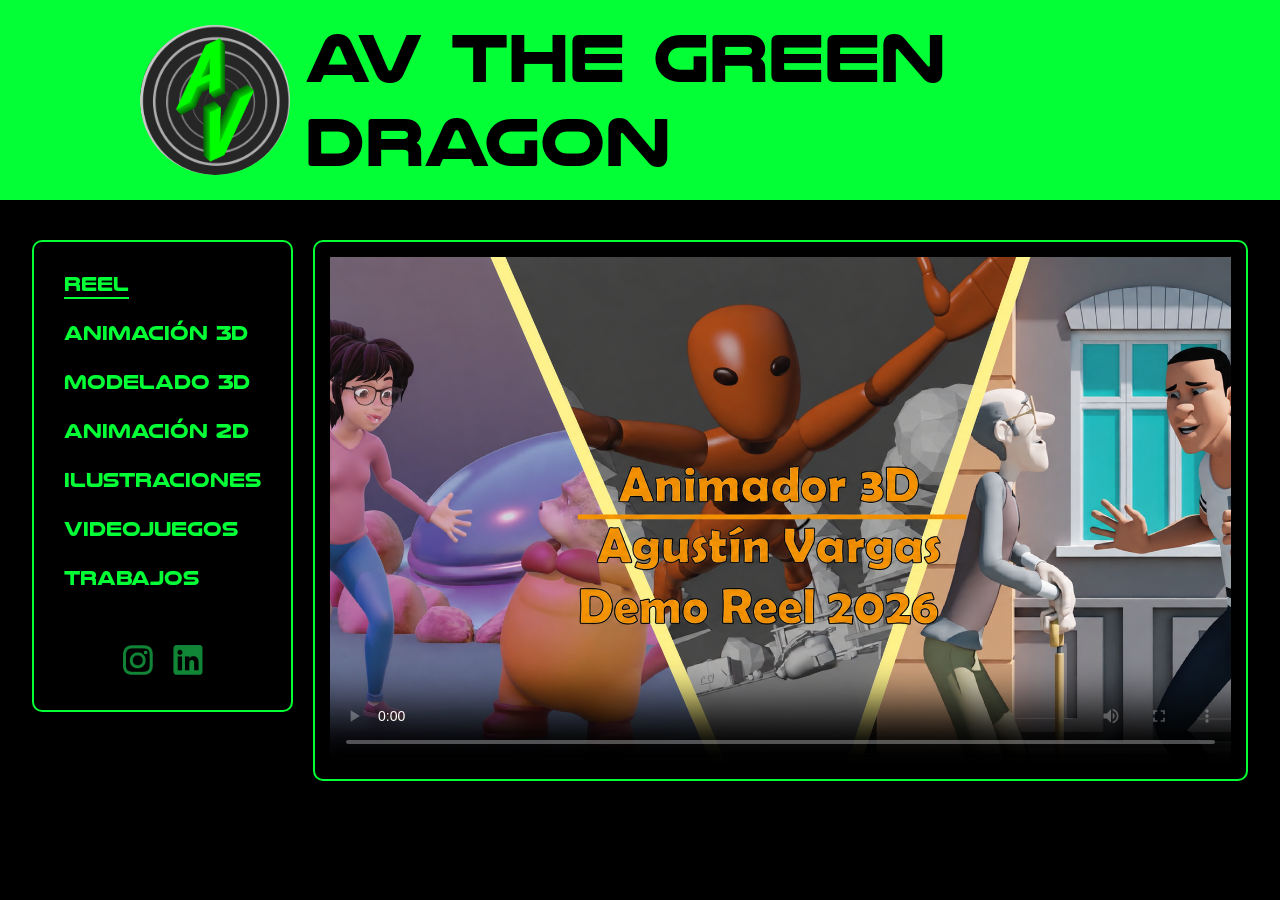
<file: index.html>
<!DOCTYPE html>
<html lang="es">
    <head>
        <meta charset="UTF-8">
        <meta name="viewport" content="width=device-width, initial-scale=1.0">
        <title>AV The Green Dragon</title>
        <link rel="stylesheet" href="estilo.css">
        <link rel="icon" type="image/png" href="Imagenes/Logos/AV_Logo.png">

    </head>
    
    <body>

        <header class="header">
            <img src="Imagenes/Logos/AV_Logo.png" alt="AV The Green Dragon" class="logo">
            <h1>AV The Green Dragon</h1>
        </header>

        <div class="container">
            
            <aside class="menu">
                <a href="index.html" class="activo">Reel</a>
                <a href="Animación3D.html">Animación 3D</a>
                <a href="Modelado3D.html">Modelado 3D</a>
                <a href="Animacion2D.html">Animación 2D</a>
                <a href="Ilustraciones.html">Ilustraciones</a>
                <a href="Videojuegos.html">Videojuegos</a>
                <a href="Trabajos.html">Trabajos</a>

                <nav class="social">
                    <a href="https://www.instagram.com/av_thegreendragon/"title="Instagram" target="_blank"><img src="Imagenes/Logos/Instagram.png" alt="Instagram"></a>
                    <a href="https://www.linkedin.com/in/agustín-vargas/" title="LinkedIn" target="_blank"><img src="Imagenes/Logos/Linkedin.png" alt="LinkedIn"></a>
                </nav>
            </aside>

            <main class="video-reel">

                <div class ="video-box-reel">
                    <video controls poster="Imagenes/Reel/Miniatura_Reel.png">
                        <source src="Video/Reel/Reel_2026.mp4" type="video/mp4">  
                    </video>
                </div>

            </main>

        </div>

    </body>
</html>
</file>
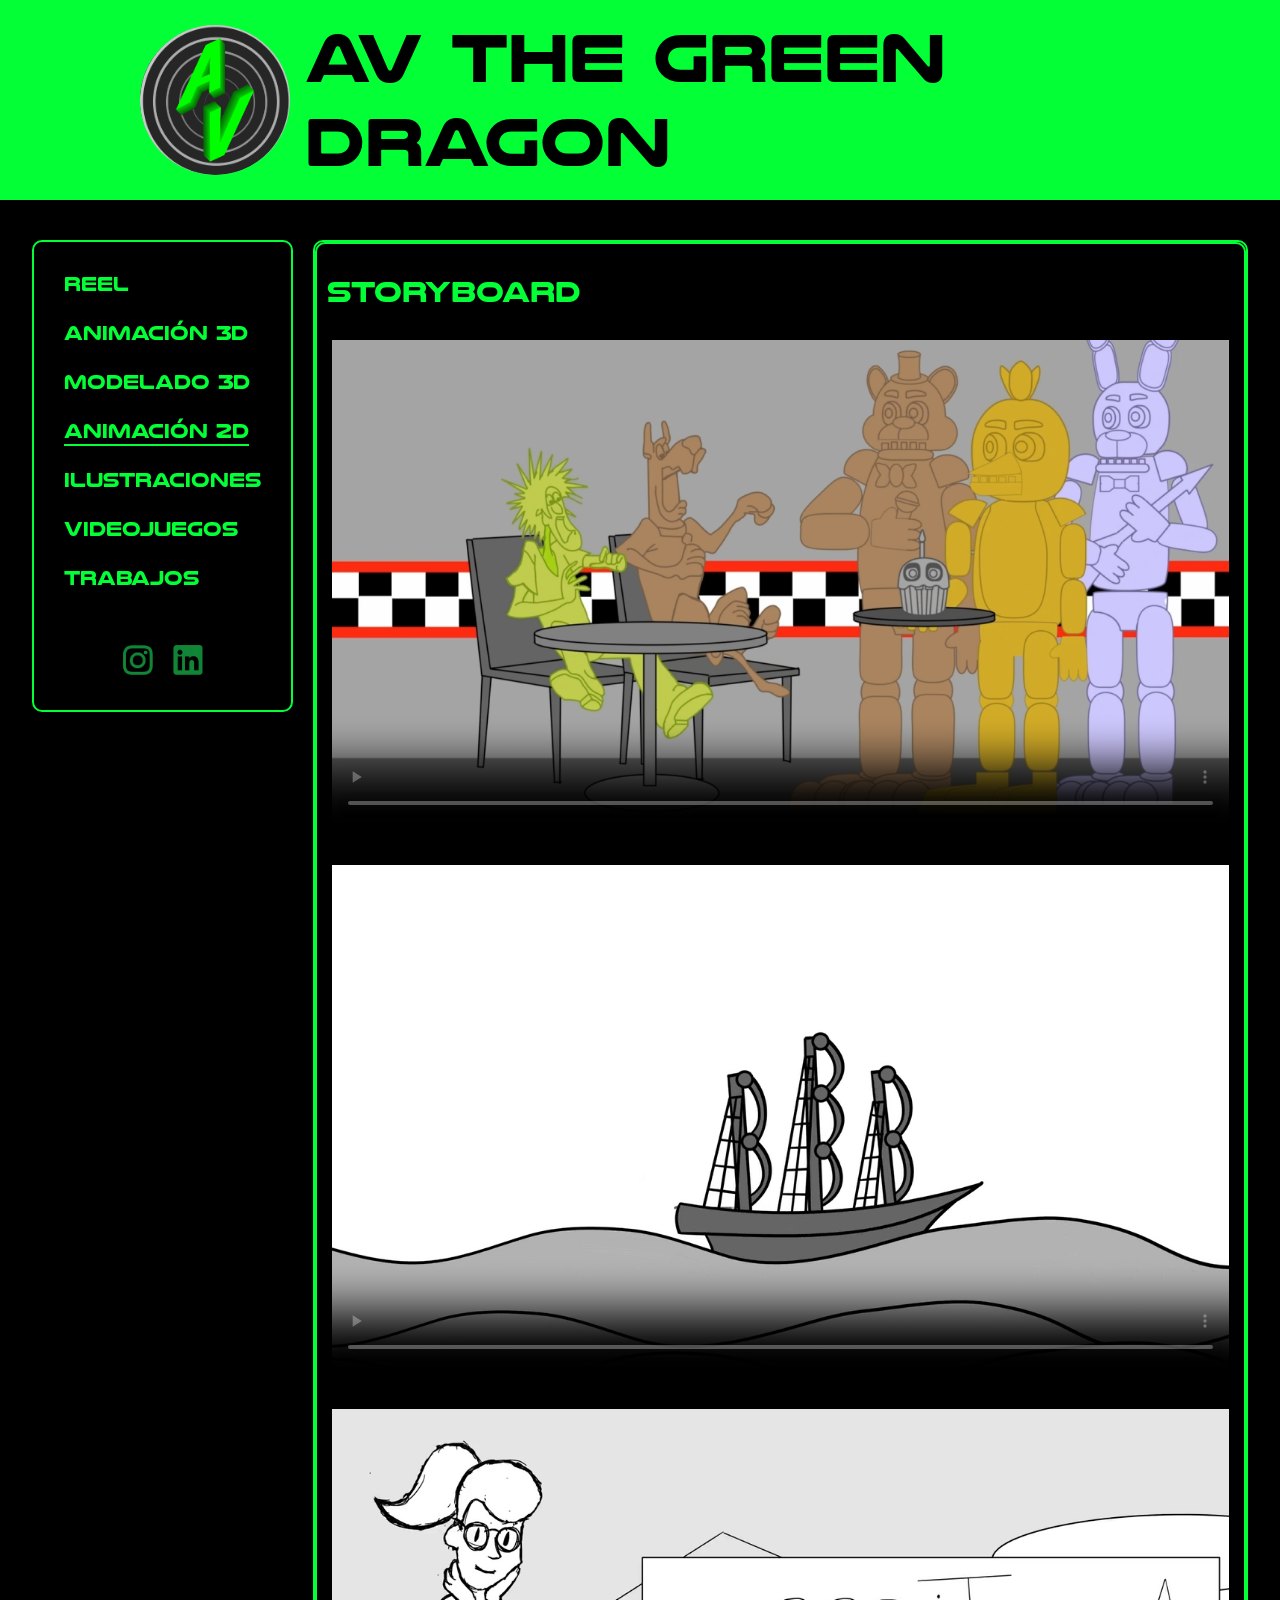
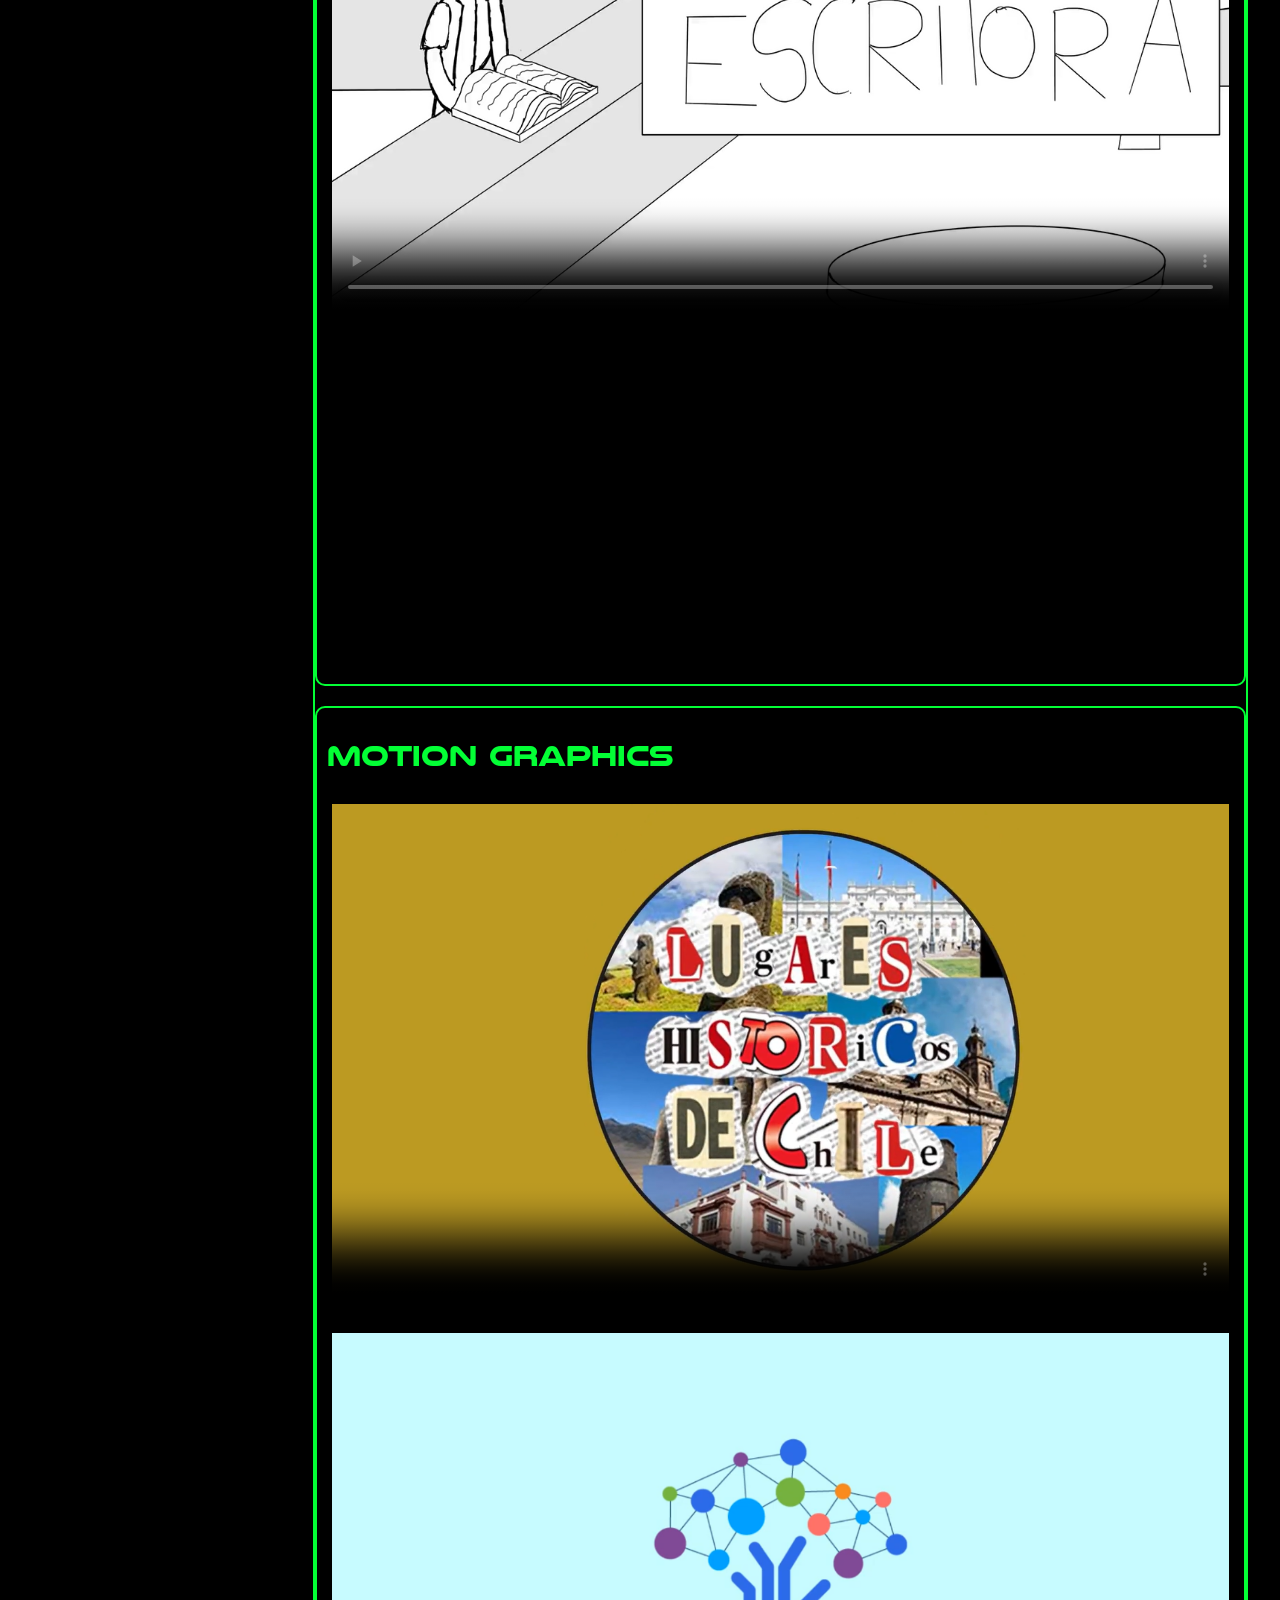
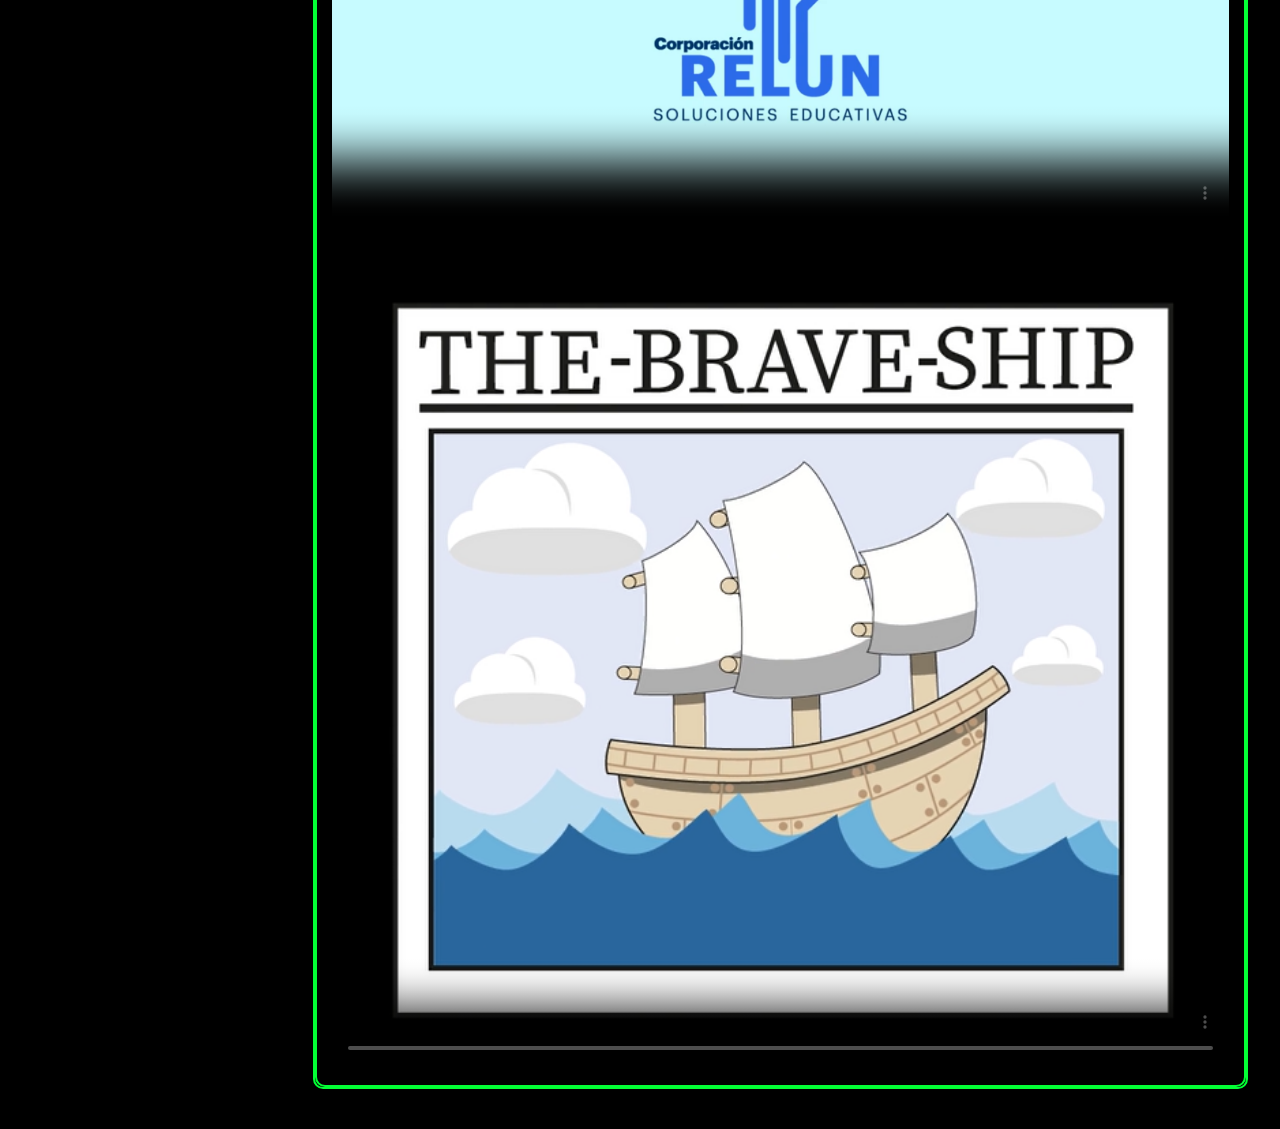
<file: Animacion2D.html>
<!DOCTYPE html>
<html lang="es">
    <head>
        <meta charset="UTF-8">
        <meta name="viewport" content="width=device-width, initial-scale=1.0">
        <title>AV The Green Dragon</title>
        <link rel="stylesheet" href="estilo.css">
        <link rel="icon" type="image/png" href="Imagenes/Logos/AV_Logo.png">
    </head>
    
    <body>

        <header class="header">
            <img src="Imagenes/Logos/AV_Logo.png" alt="AV The Green Dragon" class="logo">
            <h1>AV The Green Dragon</h1>
        </header>

        <div class="container">
            
            <aside class="menu">
                <a href="index.html">Reel</a>
                <a href="Animación3D.html">Animación 3D</a>
                <a href="Modelado3D.html">Modelado 3D</a>
                <a href="Animacion2D.html" class="activo">Animación 2D</a>
                <a href="Ilustraciones.html">Ilustraciones</a>
                <a href="Videojuegos.html">Videojuegos</a>
                <a href="Trabajos.html">Trabajos</a>

                <nav class="social">
                    <a href="https://www.instagram.com/av_thegreendragon/"title="Instagram" target="_blank"><img src="Imagenes/Logos/Instagram.png" alt="Instagram"></a>
                    <a href="https://www.linkedin.com/in/agustín-vargas/" title="LinkedIn" target="_blank"><img src="Imagenes/Logos/Linkedin.png" alt="LinkedIn"></a>
                </nav>
            </aside>

            <main>
                <section class="video-storyboard">

                    <h3>
                        Storyboard
                    </h3>

                    <div class ="video-box-storyboard">
                        <video controls poster="Imagenes/Animaciones 2D/Storyboard/Miniatura_Scooby_Doo.png">
                            <source src="Video/Animaciones 2D/Storyboard/Animatic_Intro_ScoobyDoo_VS_Fnaf,_Bendy_y_Poppy_Playtime.mp4" type="video/mp4">  
                        </video>
                    </div>

                    <div class ="video-box-storyboard">
                        <video controls poster="Imagenes/Animaciones 2D/Storyboard/Miniatura_Wellerman.png">
                            <source src="Video/Animaciones 2D/Storyboard/Animatic_Wellerman.mp4" type="video/mp4">  
                        </video>
                    </div>

                    <div class ="video-box-storyboard">
                        <video controls poster="Imagenes/Animaciones 2D/Storyboard/Miniatura_La_Escritora.png">
                            <source src="Video/Animaciones 2D/Storyboard/Animatic_La_Escritora.mp4" type="video/mp4">  
                        </video>
                    </div>

                    <div class ="video-box-storyboard">
                        <iframe width="560" height="315" 
                        src="https://www.youtube.com/embed/HpHH9S7JDjs?si=xgw70KH62wb5X7NX" 
                        title="YouTube video player" 
                        frameborder="0" 
                        allow="accelerometer; autoplay; clipboard-write; encrypted-media; gyroscope; picture-in-picture; web-share" 
                        referrerpolicy="strict-origin-when-cross-origin" allowfullscreen>
                        </iframe>
                    </div>

                </section>

                <section class="video-motion-graphics">

                    <h3>
                        Motion Graphics
                    </h3>

                    <div class ="video-box-motion-graphics">
                        <video controls poster="Imagenes/Animaciones 2D/Motion Graphics/Miniatura_Collage.png">
                            <source src="Video/Animaciones 2D/Motion Graphics/Collage.mp4" type="video/mp4">  
                        </video>
                    </div>

                    <div class ="video-box-motion-graphics">
                        <video controls poster="Imagenes/Animaciones 2D/Motion Graphics/Miniatura_Corporación_Relun.png">
                            <source src="Video/Animaciones 2D/Motion Graphics/Corporación_Relun.mp4" type="video/mp4">  
                        </video>
                    </div>

                    <div class ="video-box-motion-graphics">
                        <video controls poster="Imagenes/Animaciones 2D/Motion Graphics/Miniatura_Sticker.png">
                            <source src="Video/Animaciones 2D/Motion Graphics/Sticker.mp4" type="video/mp4">  
                        </video>
                    </div>

                </section>
            </main>

        </div>

    </body>
</html>
</file>
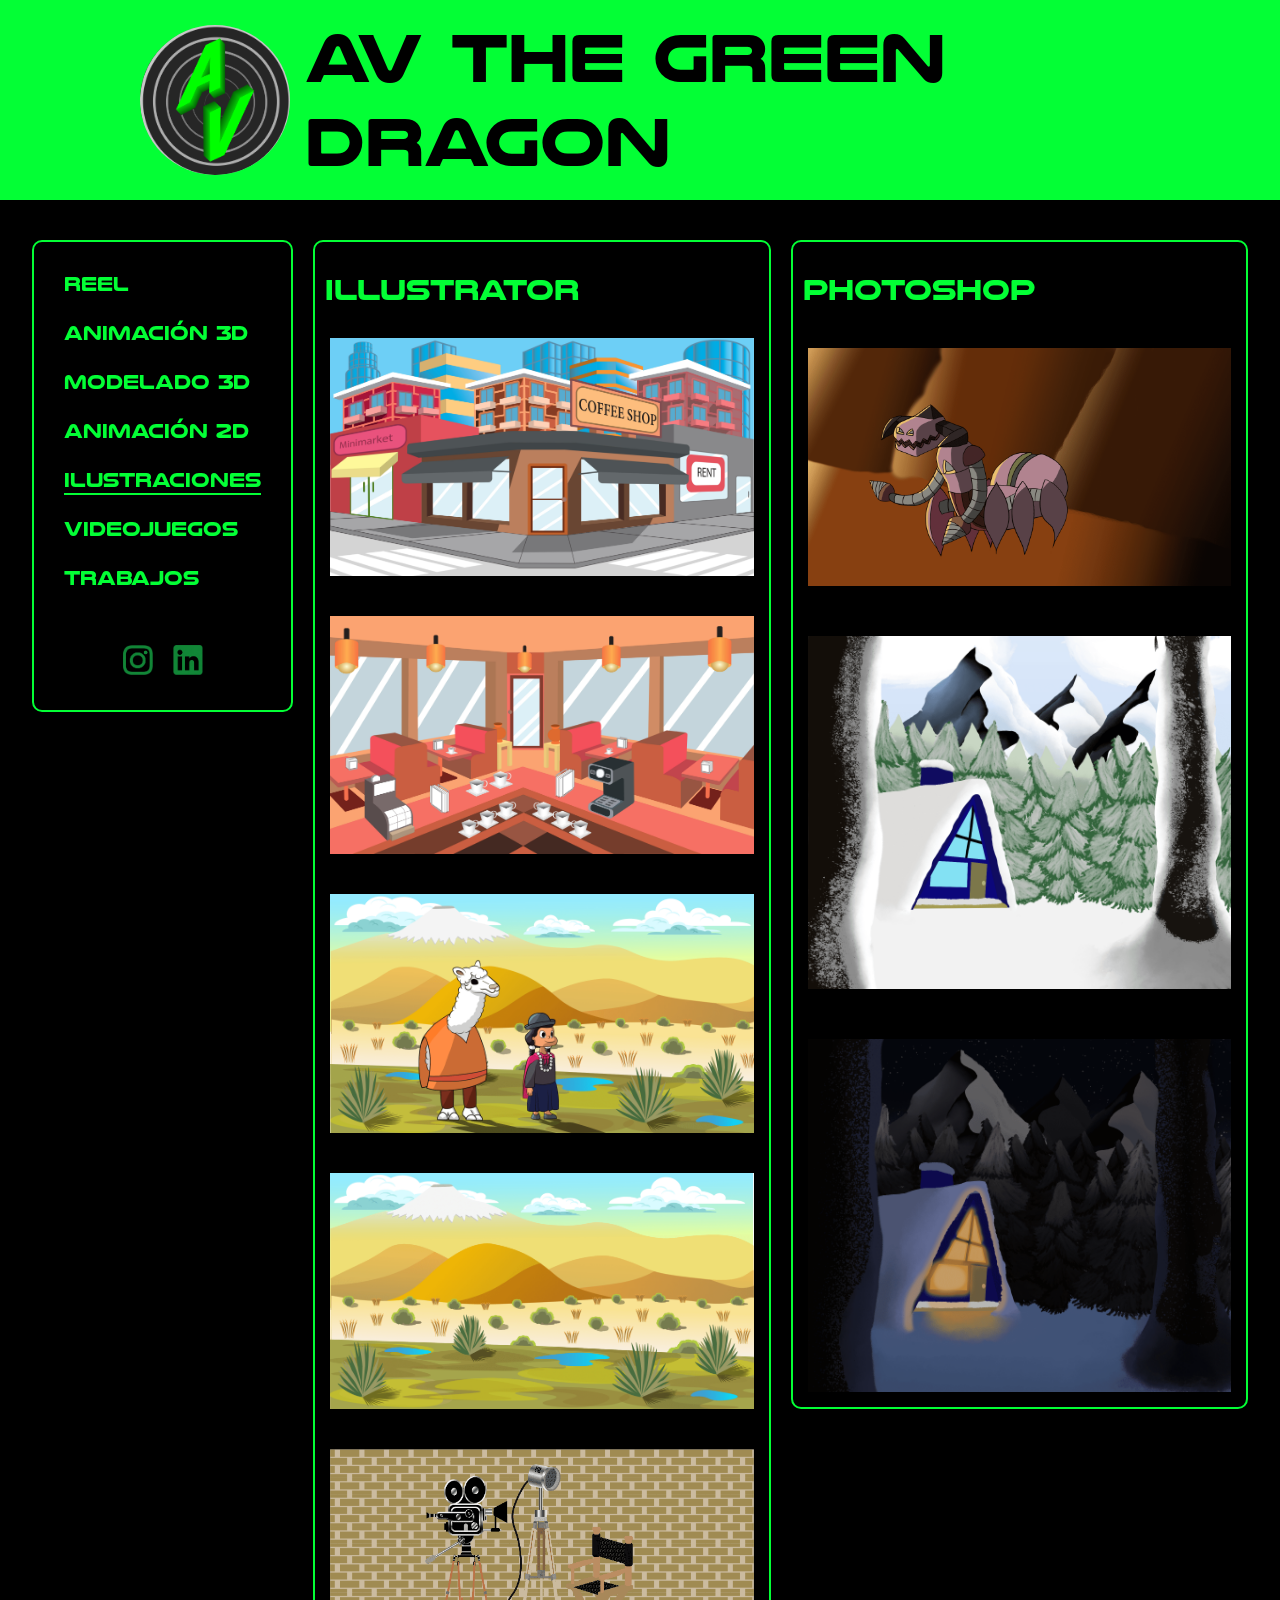
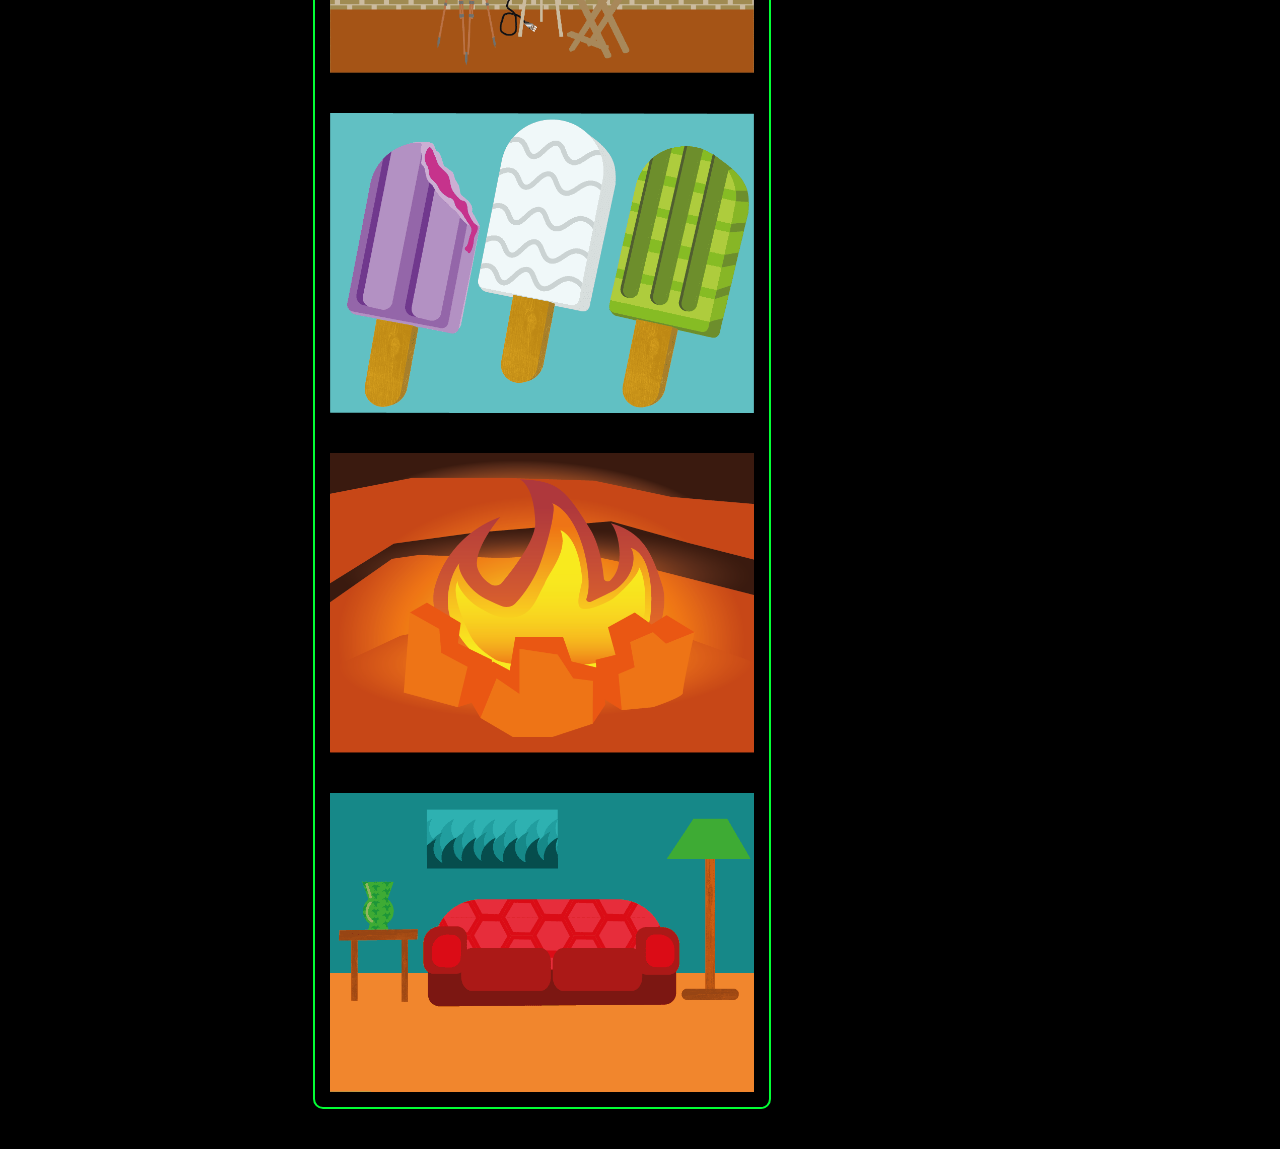
<file: Ilustraciones.html>
<!DOCTYPE html>
<html lang="es">
    <head>
        <meta charset="UTF-8">
        <meta name="viewport" content="width=device-width, initial-scale=1.0">
        <title>AV The Green Dragon</title>
        <link rel="stylesheet" href="estilo.css">
        <link rel="icon" type="image/png" href="Imagenes/Logos/AV_Logo.png">
    </head>
    
    <body>

        <header class="header">
            <img src="Imagenes/Logos/AV_Logo.png" alt="AV The Green Dragon" class="logo">
            <h1>AV The Green Dragon</h1>
        </header>

        <div class="container">
            
            <aside class="menu">
                <a href="index.html">Reel</a>
                <a href="Animación3D.html">Animación 3D</a>
                <a href="Modelado3D.html">Modelado 3D</a>
                <a href="Animacion2D.html">Animación 2D</a>
                <a href="Ilustraciones.html" class="activo">Ilustraciones</a>
                <a href="Videojuegos.html">Videojuegos</a>
                <a href="Trabajos.html">Trabajos</a>

                <nav class="social">
                    <a href="https://www.instagram.com/av_thegreendragon/"title="Instagram" target="_blank"><img src="Imagenes/Logos/Instagram.png" alt="Instagram"></a>
                    <a href="https://www.linkedin.com/in/agustín-vargas/" title="LinkedIn" target="_blank"><img src="Imagenes/Logos/Linkedin.png" alt="LinkedIn"></a>
                </nav>
            </aside>

            <main class="imagenes-Illustrator">

                <h3>
                    Illustrator
                </h3>

                <div class ="imagen-box-Illustrator">
                    <img src="Imagenes/Ilustraciones/Illustrator/Cafetería_Exterior.jpg" alt="Cafetería Exterior">
                </div>

                <div class ="imagen-box-Illustrator">
                    <img src="Imagenes/Ilustraciones/Illustrator/Cafetería_Interior.jpg" alt="Cafetería Interior">
                </div>

                <div class ="imagen-box-Illustrator">
                    <img src="Imagenes/Ilustraciones/Illustrator/Escenario_Alpaca y la niña.png" alt="Escenario Alpaca y la niña">
                </div>

                <div class ="imagen-box-Illustrator">
                    <img src="Imagenes/Ilustraciones/Illustrator/Escenario.png" alt="Escenario">
                </div>

                <div class ="imagen-box-Illustrator">
                    <img src="Imagenes/Ilustraciones/Illustrator/Bodegon.png" alt="Bodegon">
                </div>

                <div class ="imagen-box-Illustrator">
                    <img src="Imagenes/Ilustraciones/Illustrator/Helados.png" alt="Helados">
                </div>

                    <div class ="imagen-box-Illustrator">
                    <img src="Imagenes/Ilustraciones/Illustrator/Fogata.png" alt="Fogata">
                </div>

                <div class ="imagen-box-Illustrator">
                    <img src="Imagenes/Ilustraciones/Illustrator/Living.png" alt="Living">
                </div>

            </main>

            <main class="imagenes-Photoshop">

                <h3>
                    Photoshop
                </h3>

                <div class ="imagen-box-Photoshop">
                    <img src="Imagenes/Ilustraciones/Photoshop/Araña robot.png" alt="Araña robot">
                </div>

                <div class ="imagen-box-Photoshop">
                    <img src="Imagenes/Ilustraciones/Photoshop/Cabaña en la nieve_Dia.png" alt="Cabaña en la nieve (Día)">
                </div>

                <div class ="imagen-box-Photoshop">
                    <img src="Imagenes/Ilustraciones/Photoshop/Cabaña en la nieve_Noche.png" alt="Cabaña en la nieve (Noche)">
                </div>

            </main>

        </div>


    </body>
</html>
</file>
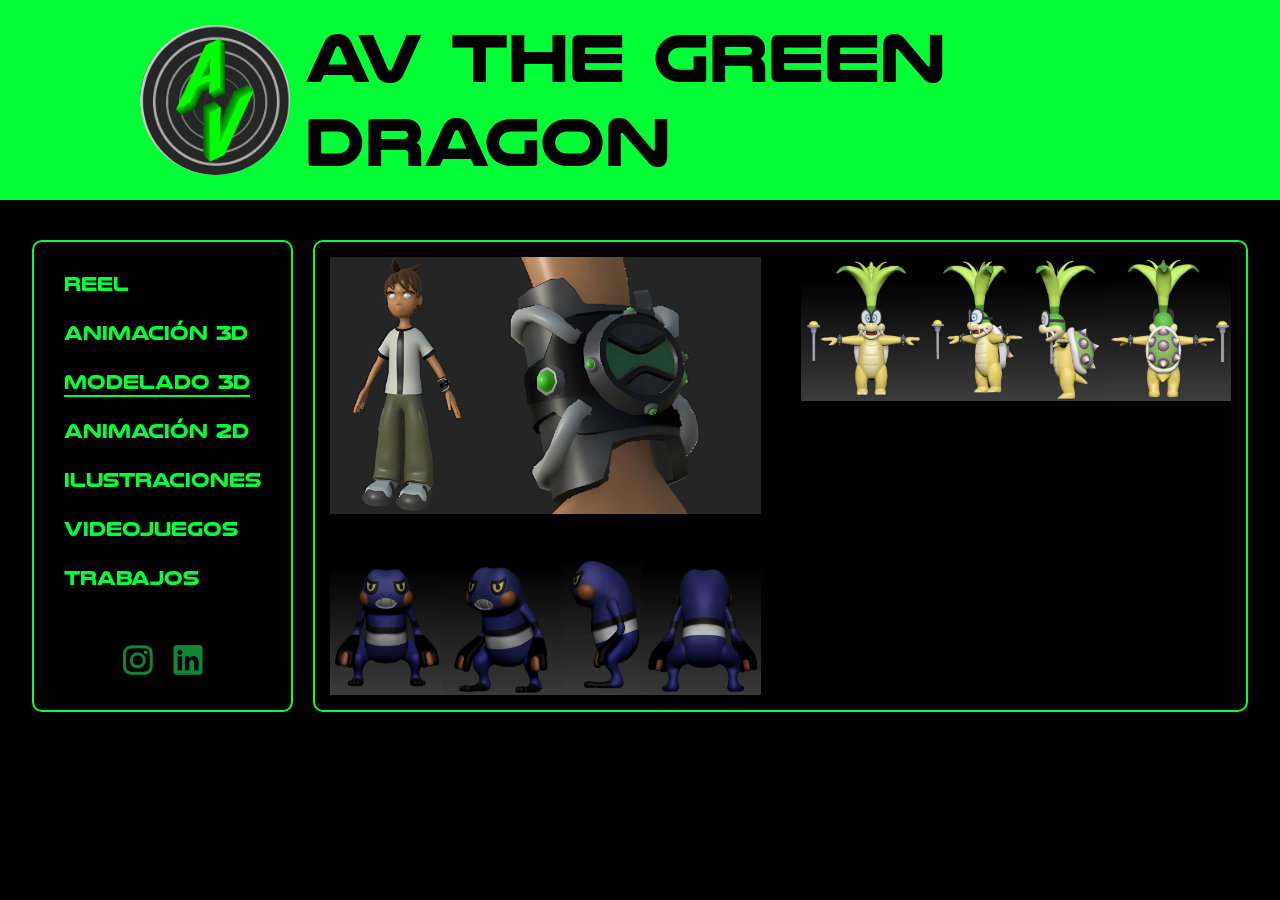
<file: Modelado3D.html>
<!DOCTYPE html>
<html lang="es">
    <head>
        <meta charset="UTF-8">
        <meta name="viewport" content="width=device-width, initial-scale=1.0">
        <title>AV The Green Dragon</title>
        <link rel="stylesheet" href="estilo.css">
        <link rel="icon" type="image/png" href="Imagenes/Logos/AV_Logo.png">
    </head>
    
    <body>

        <header class="header">
            <img src="Imagenes/Logos/AV_Logo.png" alt="AV The Green Dragon" class="logo">
            <h1>AV The Green Dragon</h1>
        </header>

        <div class="container">
            
            <aside class="menu">
                <a href="index.html">Reel</a>
                <a href="Animación3D.html">Animación 3D</a>
                <a href="Modelado3D.html" class="activo">Modelado 3D</a>
                <a href="Animacion2D.html">Animación 2D</a>
                <a href="Ilustraciones.html">Ilustraciones</a>
                <a href="Videojuegos.html">Videojuegos</a>
                <a href="Trabajos.html">Trabajos</a>

                <nav class="social">
                    <a href="https://www.instagram.com/av_thegreendragon/"title="Instagram" target="_blank"><img src="Imagenes/Logos/Instagram.png" alt="Instagram"></a>
                    <a href="https://www.linkedin.com/in/agustín-vargas/" title="LinkedIn" target="_blank"><img src="Imagenes/Logos/Linkedin.png" alt="LinkedIn"></a>
                </nav>
            </aside>

            <main class="imagenes">

                <div class ="imagen-box">
                    <img src="Imagenes/Modelado 3D/MODELO 3D PERSONAJE BEN 10 TEXTURA.jpg" alt="Ben 10">
                </div>

                <div class ="imagen-box">
                    <img src="Imagenes/Modelado 3D/MODELO 3D PERSONAJE IGGY PINTADO.jpg" alt="IGGY">
                </div>

                <div class ="imagen-box">
                    <img src="Imagenes/Modelado 3D/MODELO 3D PERSONAJE RANA PINTADO.jpg" alt="Rana">
                </div>

            </main>

        </div>

    </body>
</html>
</file>
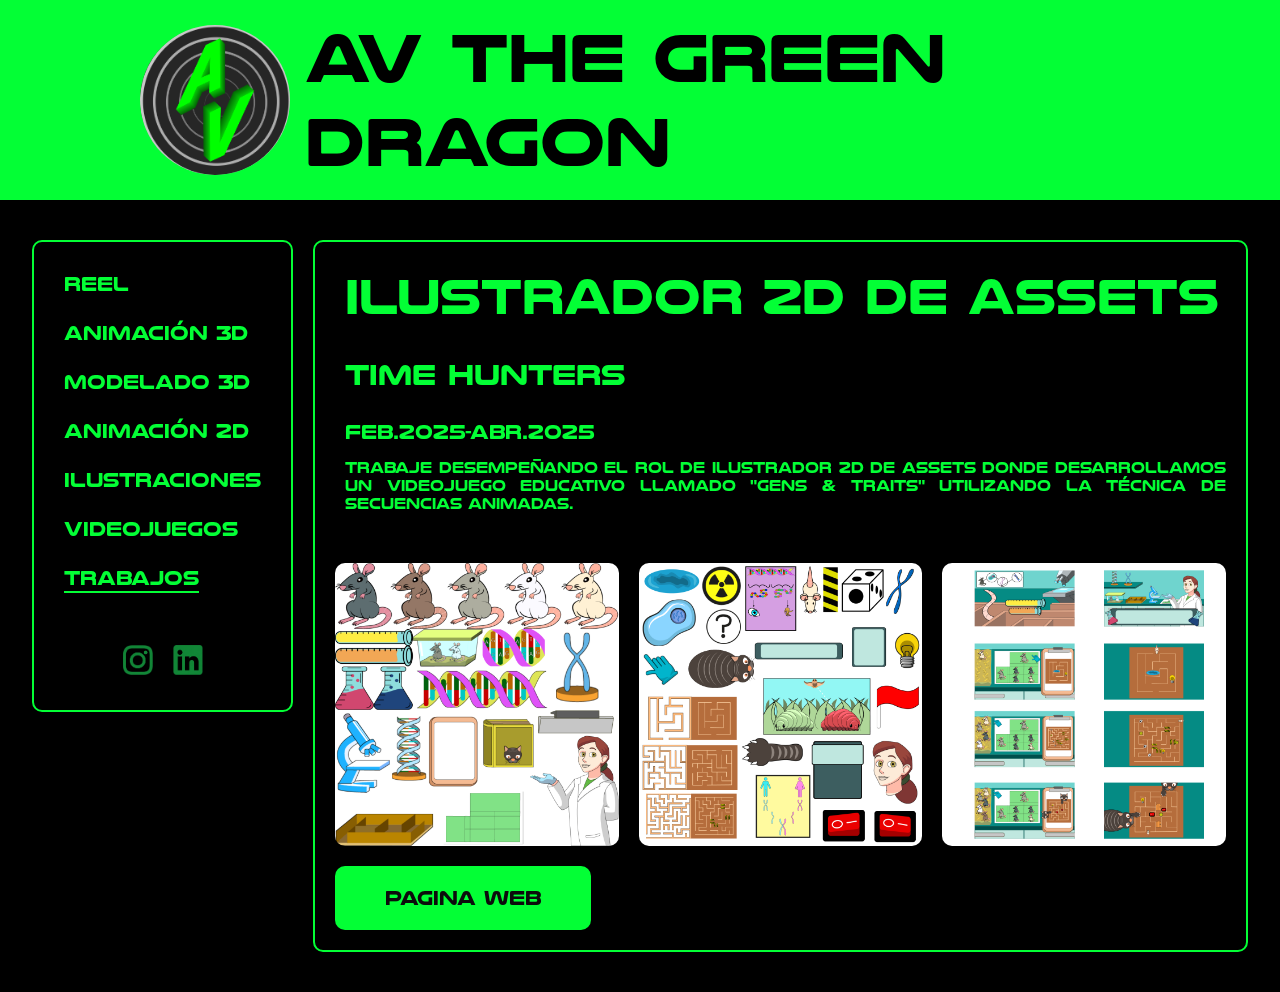
<file: Trabajos.html>
<!DOCTYPE html>
<html lang="es">
    <head>
        <meta charset="UTF-8">
        <meta name="viewport" content="width=device-width, initial-scale=1.0">
        <title>AV The Green Dragon</title>
        <link rel="stylesheet" href="estilo.css">
        <link rel="icon" type="image/png" href="Imagenes/Logos/AV_Logo.png">
    </head>
    
    <body>

        <header class="header">
            <img src="Imagenes/Logos/AV_Logo.png" alt="AV The Green Dragon" class="logo">
            <h1>AV The Green Dragon</h1>
        </header>

        <div class="container">
            
            <aside class="menu">
                <a href="index.html">Reel</a>
                <a href="Animación3D.html">Animación 3D</a>
                <a href="Modelado3D.html">Modelado 3D</a>
                <a href="Animacion2D.html">Animación 2D</a>
                <a href="Ilustraciones.html">Ilustraciones</a>
                <a href="Videojuegos.html">Videojuegos</a>
                <a href="Trabajos.html" class="activo">Trabajos</a>

                <nav class="social">
                    <a href="https://www.instagram.com/av_thegreendragon/"title="Instagram" target="_blank"><img src="Imagenes/Logos/Instagram.png" alt="Instagram"></a>
                    <a href="https://www.linkedin.com/in/agustín-vargas/" title="LinkedIn" target="_blank"><img src="Imagenes/Logos/Linkedin.png" alt="LinkedIn"></a>
                </nav>
            </aside>

            <main class="Trabajos">

                <div>

                    <h2>
                        Ilustrador 2D de assets
                    </h2>

                    <h3>
                        Time Hunters
                    </h3>

                    <h4>
                        feb.2025-abr.2025
                    </h4>

                    <p>
                        Trabaje desempeñando el rol de Ilustrador 2D de assets donde desarrollamos un videojuego educativo llamado "Gens & Traits" utilizando la técnica de secuencias animadas.
                    </p>

                    <div class="imagenes-Trabajos">

                        <img src="Imagenes/Trabajos/Time Hunters/Blank 7 Grids Collage.png" alt="Collage">
                        <img src="Imagenes/Trabajos/Time Hunters/Blank 7 Grids Collage_0.png" alt="Collage">
                        <img src="Imagenes/Trabajos/Time Hunters/Blank 7 Grids Collage_1.png" alt="Collage">

                    </div>

                    <a href="https://timehunterstudios.com/genstraits/" class="boton" target="_blank">Pagina Web</a>

                </div>

            </main>

        </div>

    </body>

</html>
</file>
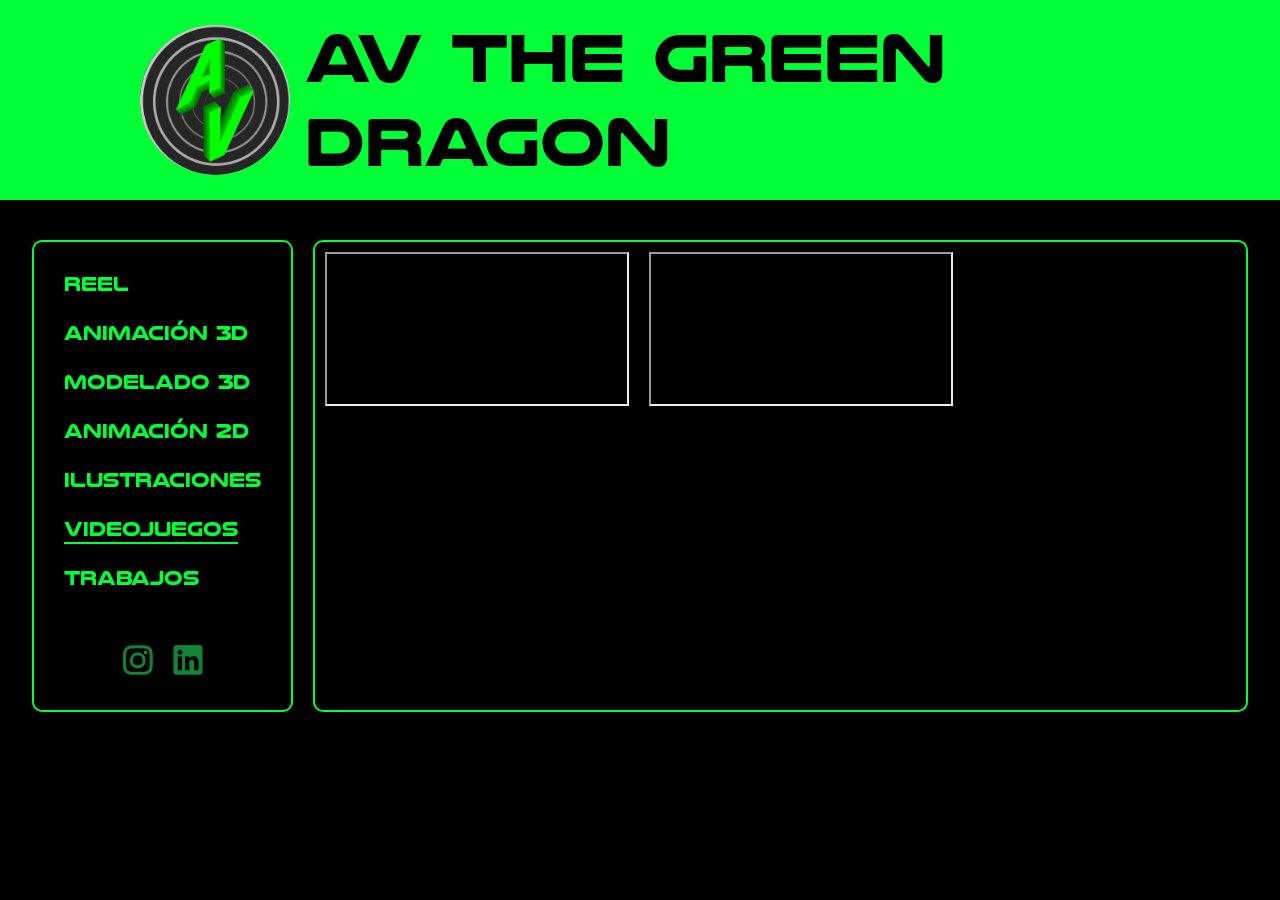
<file: Videojuegos.html>
<!DOCTYPE html>
<html lang="es">
    <head>
        <meta charset="UTF-8">
        <meta name="viewport" content="width=device-width, initial-scale=1.0">
        <title>AV The Green Dragon</title>
        <link rel="stylesheet" href="estilo.css">
        <link rel="icon" type="image/png" href="Imagenes/Logos/AV_Logo.png">
    </head>
    
    <body>

        <header class="header">
            <img src="Imagenes/Logos/AV_Logo.png" alt="AV The Green Dragon" class="logo">
            <h1>AV The Green Dragon</h1>
        </header>

        <div class="container">
            
            <aside class="menu">
                <a href="index.html">Reel</a>
                <a href="Animación3D.html">Animación 3D</a>
                <a href="Modelado3D.html">Modelado 3D</a>
                <a href="Animacion2D.html">Animación 2D</a>
                <a href="Ilustraciones.html">Ilustraciones</a>
                <a href="Videojuegos.html" class="activo">Videojuegos</a>
                <a href="Trabajos.html">Trabajos</a>

                <nav class="social">
                    <a href="https://www.instagram.com/av_thegreendragon/"title="Instagram" target="_blank"><img src="Imagenes/Logos/Instagram.png" alt="Instagram"></a>
                    <a href="https://www.linkedin.com/in/agustín-vargas/" title="LinkedIn" target="_blank"><img src="Imagenes/Logos/Linkedin.png" alt="LinkedIn"></a>
                </nav>
            </aside>

            <main class="video">

                <div class ="video-box">
                    <iframe
                        src="https://www.youtube.com/embed/-mYK5GHJ45A"
                        title="Misterios en la Montaña"
                        allowfullscreen>
                    </iframe>
                </div>

                <div class ="video-box">
                    <iframe
                        src="https://www.youtube.com/embed/SvJJkpTKLEI"
                        title="En busca del tesoro"
                        allowfullscreen>
                    </iframe>
                </div>

            </main>

        </div>


    </body>
</html>
</file>
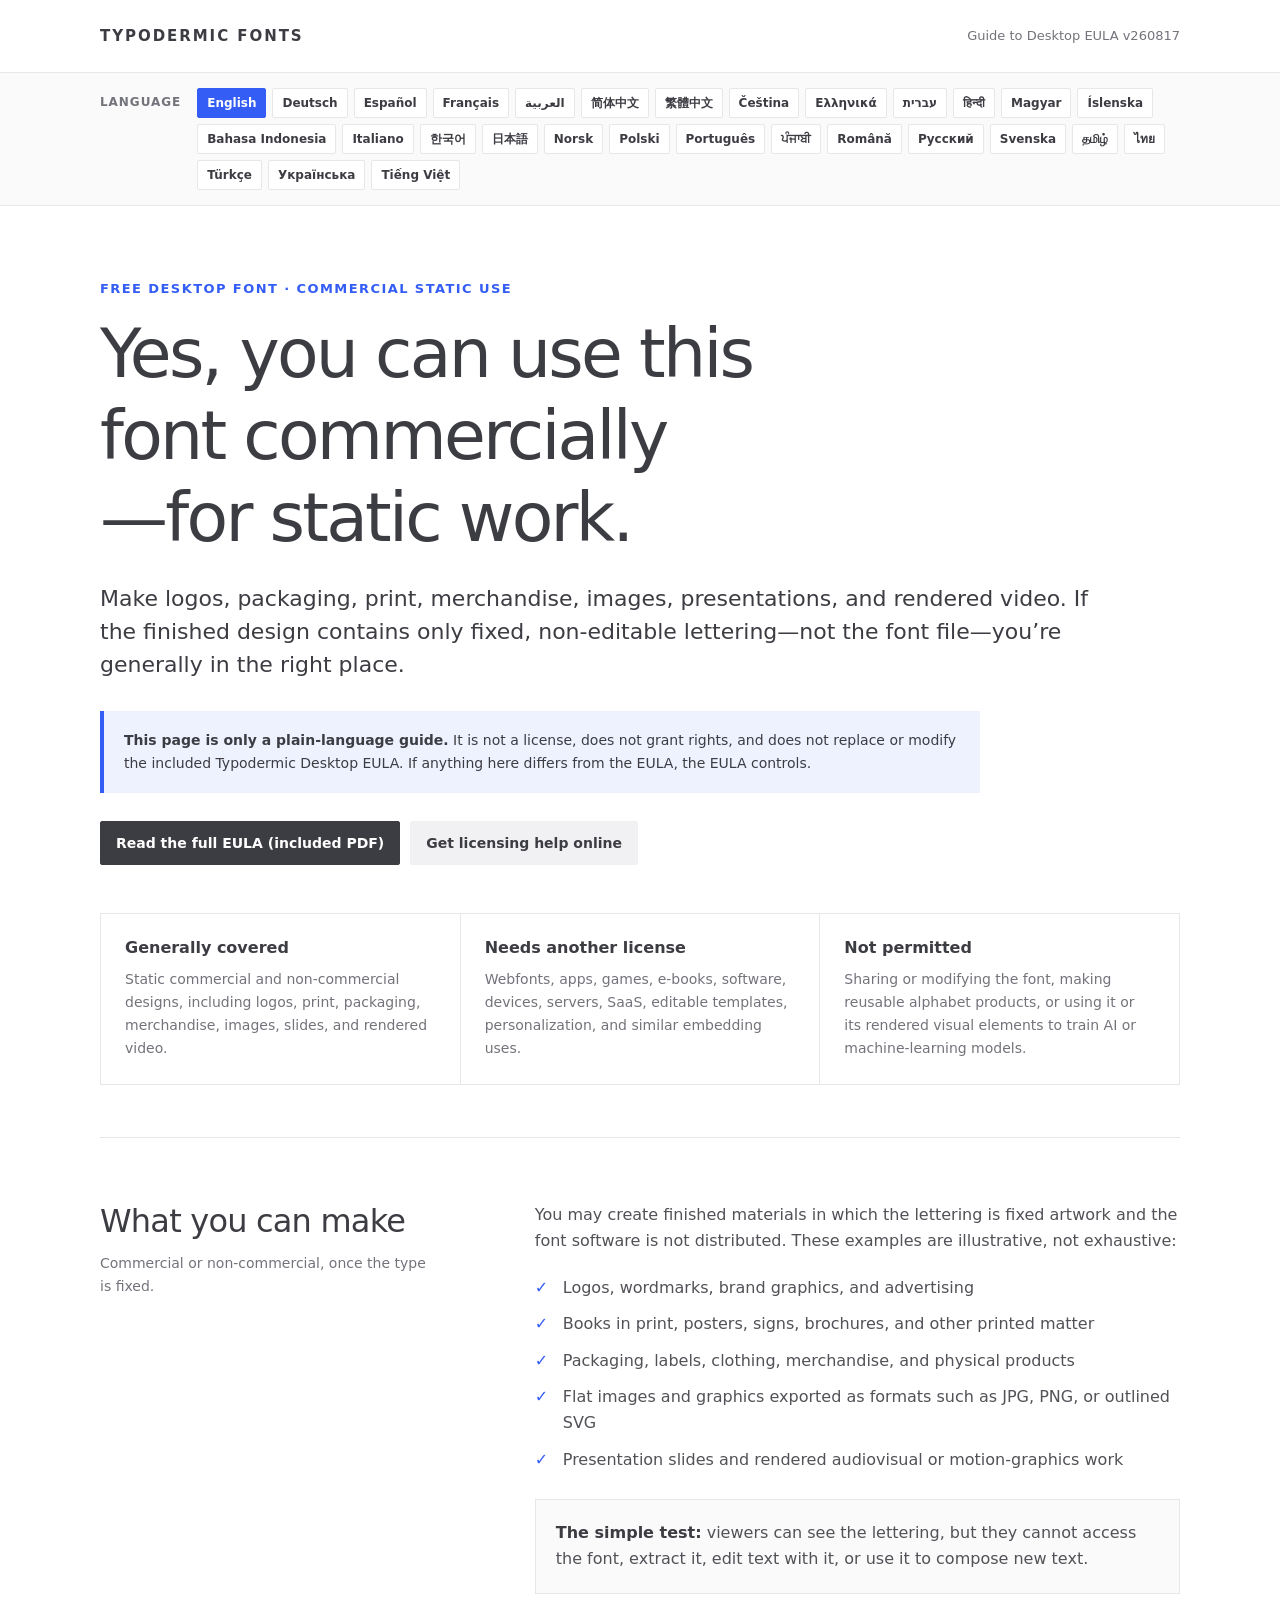
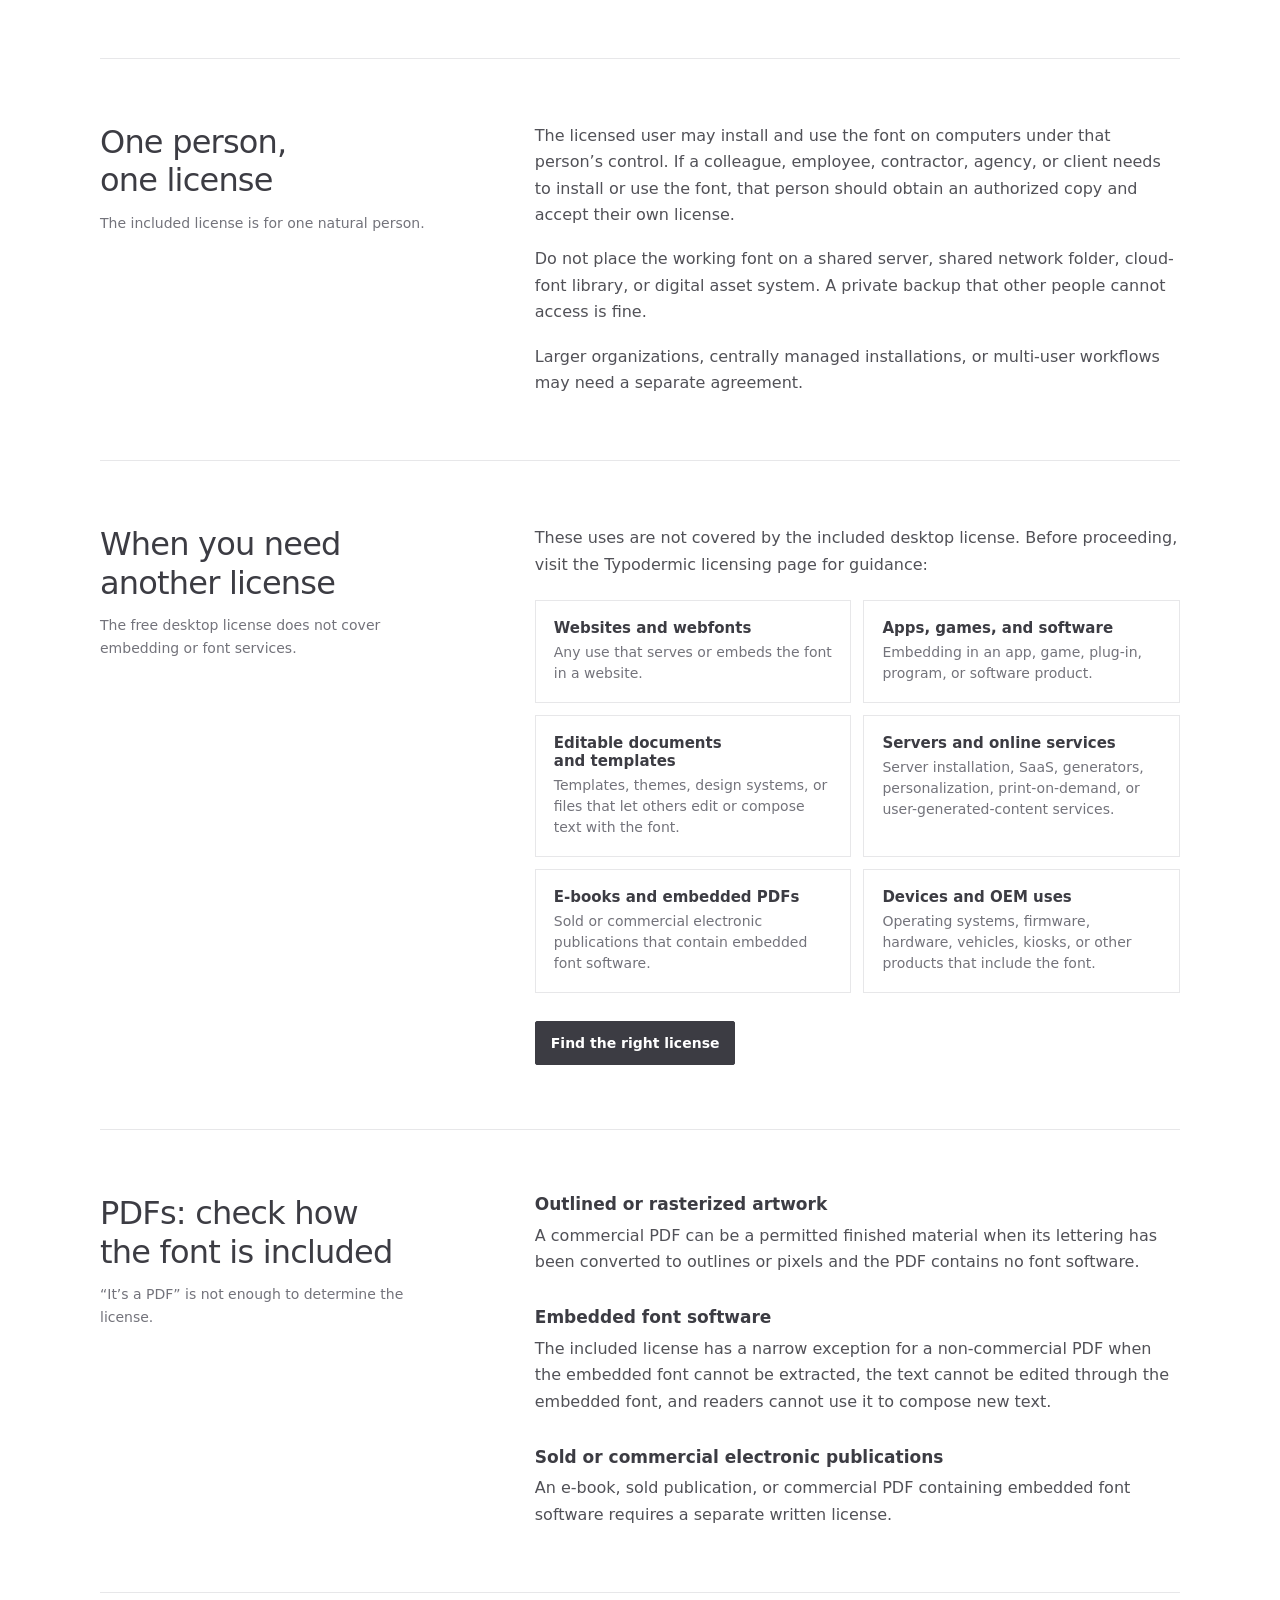
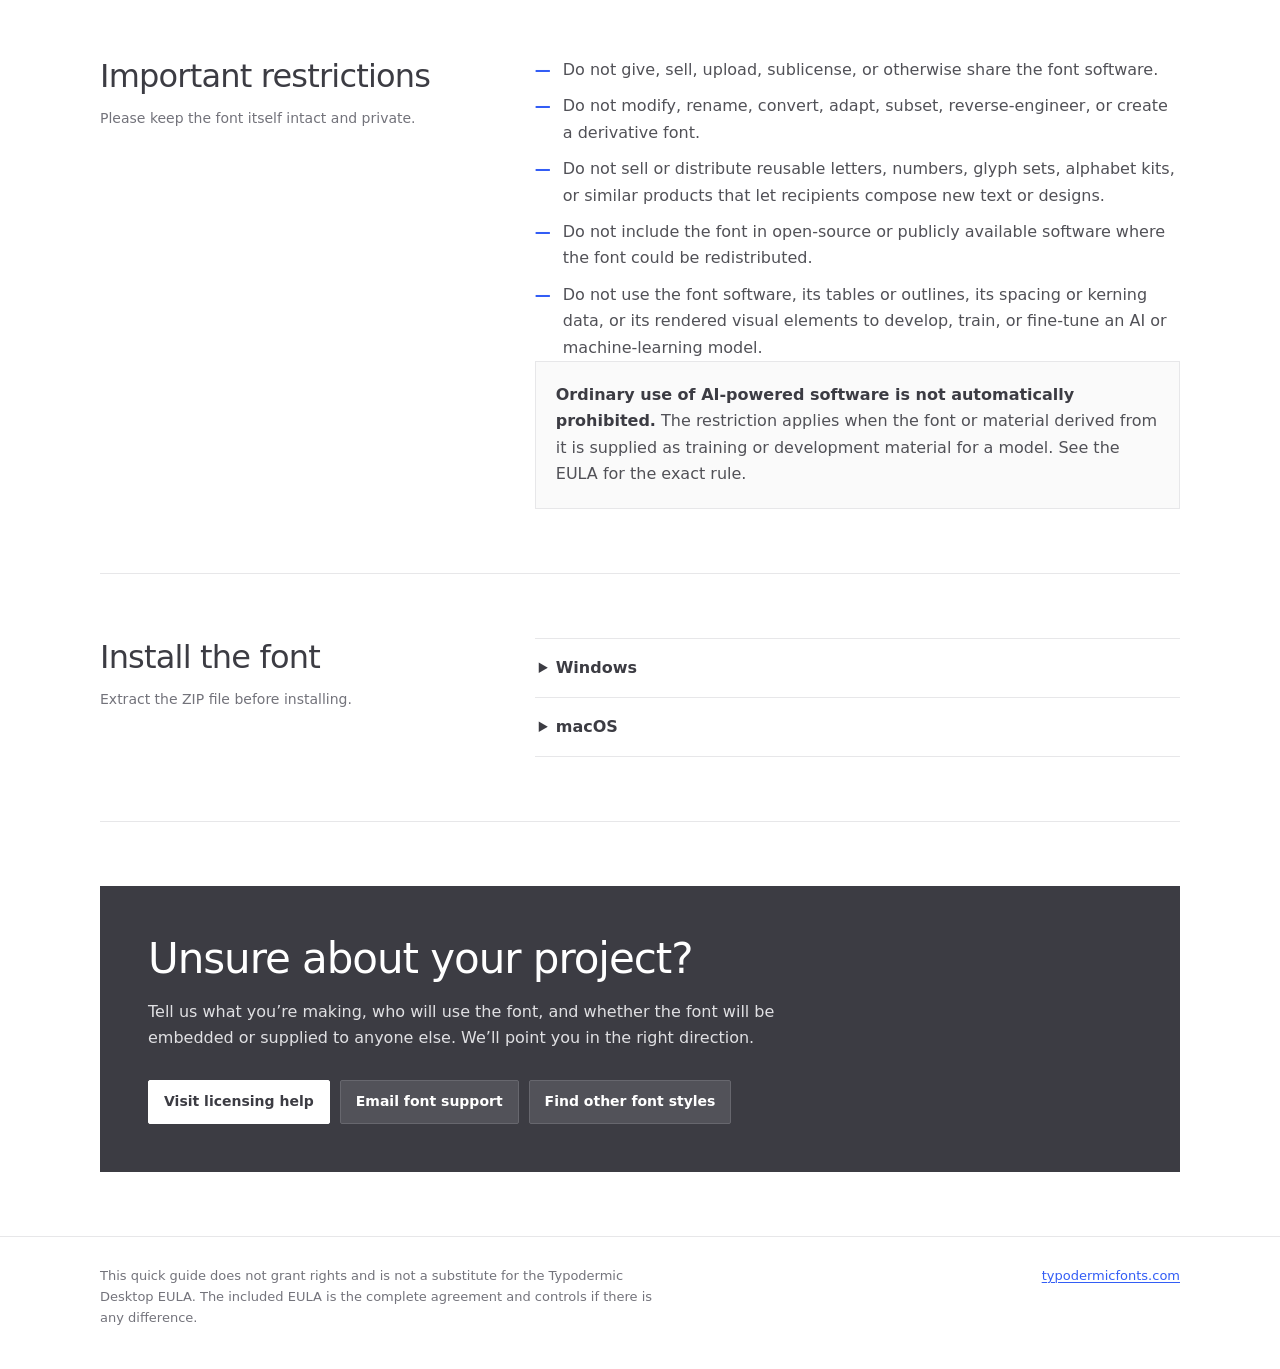
<file: Fuente/nulshock/read-this.html>
<!doctype html>
<html lang="en">
<head>
  <meta charset="utf-8">
  <meta name="viewport" content="width=device-width, initial-scale=1">
  <meta name="theme-color" content="#335df5">
  <title>Typodermic Fonts — Free Desktop Font Quick Guide</title>
  <style>
    :root {
      color-scheme: light;
      --blue: #335df5;
      --charcoal: #3c3c43;
      --text: #515157;
      --muted: #73737b;
      --control: #f1f1f3;
      --line: #e7e7e9;
      --white: #ffffff;
      --soft-blue: #eef2ff;
      --radius: 2px;
      --shell: min(calc(100% - 48px), 1080px);
      --reading: 72ch;
    }

    * {
      box-sizing: border-box;
    }

    html {
      scroll-behavior: smooth;
    }

    body {
      margin: 0;
      background: var(--white);
      color: var(--text);
      font-family: system-ui, -apple-system, BlinkMacSystemFont, "Segoe UI", Helvetica, Arial, sans-serif;
      font-size: 16px;
      line-height: 1.65;
      -webkit-font-smoothing: antialiased;
      text-rendering: optimizeLegibility;
    }

    a {
      color: var(--blue);
      text-decoration-thickness: 1px;
      text-underline-offset: 0.18em;
    }

    a:hover {
      text-decoration-thickness: 2px;
    }

    a:focus-visible,
    summary:focus-visible {
      outline: 2px solid var(--blue);
      outline-offset: 3px;
    }

    .site-header {
      border-bottom: 1px solid var(--line);
    }

    .header-inner,
    .language-inner,
    main,
    .footer-inner {
      width: var(--shell);
      margin-inline: auto;
    }

    .header-inner {
      min-height: 72px;
      display: flex;
      align-items: center;
      justify-content: space-between;
      gap: 24px;
    }

    .wordmark {
      color: var(--charcoal);
      font-size: 15px;
      font-weight: 800;
      letter-spacing: 0.13em;
      line-height: 1;
      text-decoration: none;
      white-space: nowrap;
    }

    .wordmark:hover {
      color: var(--blue);
      text-decoration: none;
    }

    .header-note {
      color: var(--muted);
      font-size: 13px;
      text-align: right;
    }

    .language-bar {
      border-bottom: 1px solid var(--line);
      background: #fafafa;
    }

    .language-inner {
      display: flex;
      align-items: flex-start;
      gap: 16px;
      padding: 15px 0;
    }

    .language-label {
      flex: 0 0 auto;
      margin: 5px 0 0;
      color: var(--muted);
      font-size: 12px;
      font-weight: 750;
      letter-spacing: 0.08em;
      text-transform: uppercase;
    }

    .language-buttons {
      display: flex;
      flex-wrap: wrap;
      gap: 6px;
    }

    .language-button {
      min-height: 30px;
      padding: 5px 9px;
      border: 1px solid var(--line);
      border-radius: var(--radius);
      background: var(--white);
      color: var(--charcoal);
      font: inherit;
      font-size: 12px;
      font-weight: 650;
      line-height: 1.2;
      cursor: pointer;
    }

    .language-button:hover,
    .language-button:focus-visible,
    .language-button[aria-pressed="true"] {
      border-color: var(--blue);
      background: var(--blue);
      color: var(--white);
    }

    .language-button:focus-visible {
      outline: 2px solid var(--blue);
      outline-offset: 2px;
    }

    .sr-only {
      position: absolute;
      width: 1px;
      height: 1px;
      padding: 0;
      margin: -1px;
      overflow: hidden;
      clip: rect(0, 0, 0, 0);
      white-space: nowrap;
      border: 0;
    }

    .hero {
      padding: 72px 0 52px;
      border-bottom: 1px solid var(--line);
    }

    .eyebrow {
      margin: 0 0 14px;
      color: var(--blue);
      font-size: 13px;
      font-weight: 750;
      letter-spacing: 0.11em;
      text-transform: uppercase;
    }

    h1,
    h2,
    h3 {
      color: var(--charcoal);
      line-height: 1.2;
      text-wrap: balance;
    }

    h1 {
      max-width: 820px;
      margin: 0;
      font-size: clamp(36px, 5.8vw, 68px);
      font-weight: 450;
      letter-spacing: -0.04em;
    }

    .intro {
      max-width: var(--reading);
      margin: 24px 0 0;
      color: var(--charcoal);
      font-size: clamp(18px, 2.2vw, 22px);
      line-height: 1.5;
    }

    .legal-notice {
      max-width: 880px;
      margin-top: 30px;
      padding: 18px 20px;
      background: var(--soft-blue);
      border-inline-start: 4px solid var(--blue);
      color: var(--charcoal);
      font-size: 14px;
    }

    .legal-notice strong {
      font-weight: 750;
    }

    .actions {
      display: flex;
      flex-wrap: wrap;
      gap: 10px;
      margin-top: 28px;
    }

    .button {
      display: inline-flex;
      min-height: 44px;
      align-items: center;
      justify-content: center;
      padding: 10px 15px;
      border: 1px solid var(--charcoal);
      border-radius: var(--radius);
      background: var(--charcoal);
      color: var(--white);
      font-size: 14px;
      font-weight: 700;
      line-height: 1.2;
      text-align: center;
      text-decoration: none;
    }

    .button.secondary {
      border-color: var(--control);
      background: var(--control);
      color: var(--charcoal);
    }

    .button:hover,
    .button:focus-visible {
      border-color: var(--blue);
      background: var(--blue);
      color: var(--white);
      text-decoration: none;
    }

    .summary-grid {
      display: grid;
      grid-template-columns: repeat(3, minmax(0, 1fr));
      gap: 1px;
      margin-top: 48px;
      background: var(--line);
      border: 1px solid var(--line);
    }

    .summary-card {
      min-width: 0;
      padding: 24px;
      background: var(--white);
    }

    .summary-card h2 {
      margin: 0 0 10px;
      font-size: 16px;
      font-weight: 750;
    }

    .summary-card p {
      margin: 0;
      color: var(--muted);
      font-size: 14px;
    }

    .section {
      display: grid;
      grid-template-columns: minmax(180px, 0.34fr) minmax(0, 0.66fr);
      gap: clamp(36px, 8vw, 110px);
      padding: 64px 0;
      border-bottom: 1px solid var(--line);
    }

    .section-heading h2 {
      margin: 0;
      font-size: clamp(23px, 3vw, 32px);
      font-weight: 500;
      letter-spacing: -0.025em;
    }

    .section-heading p {
      margin: 12px 0 0;
      color: var(--muted);
      font-size: 14px;
    }

    .section-body > :first-child {
      margin-top: 0;
    }

    .section-body > :last-child {
      margin-bottom: 0;
    }

    .section-body h3 {
      margin: 32px 0 8px;
      font-size: 17px;
      font-weight: 750;
    }

    .section-body p {
      max-width: var(--reading);
      margin: 0 0 18px;
    }

    .plain-list,
    .cross-list {
      display: grid;
      gap: 10px;
      max-width: var(--reading);
      margin: 20px 0 0;
      padding: 0;
      list-style: none;
    }

    .plain-list li,
    .cross-list li {
      position: relative;
      padding-inline-start: 28px;
    }

    .plain-list li::before,
    .cross-list li::before {
      position: absolute;
      inset-inline-start: 0;
      color: var(--blue);
      font-weight: 800;
    }

    .plain-list li::before {
      content: "✓";
    }

    .cross-list li::before {
      content: "—";
    }

    .callout {
      max-width: var(--reading);
      margin: 26px 0;
      padding: 20px;
      border: 1px solid var(--line);
      background: #fafafa;
    }

    .callout strong {
      color: var(--charcoal);
    }

    .license-grid {
      display: grid;
      grid-template-columns: repeat(2, minmax(0, 1fr));
      gap: 12px;
      margin-top: 22px;
    }

    .license-item {
      padding: 18px;
      border: 1px solid var(--line);
    }

    .license-item h3 {
      margin: 0 0 5px;
      font-size: 15px;
    }

    .license-item p {
      margin: 0;
      color: var(--muted);
      font-size: 14px;
      line-height: 1.5;
    }

    details {
      max-width: var(--reading);
      border-top: 1px solid var(--line);
    }

    details:last-of-type {
      border-bottom: 1px solid var(--line);
    }

    summary {
      padding: 16px 4px;
      color: var(--charcoal);
      cursor: pointer;
      font-weight: 700;
    }

    details p {
      margin: 0;
      padding: 0 4px 18px;
      font-size: 14px;
    }

    .help-panel {
      margin: 64px 0;
      padding: clamp(26px, 5vw, 48px);
      background: var(--charcoal);
      color: var(--white);
    }

    .help-panel h2 {
      margin: 0;
      color: var(--white);
      font-size: clamp(27px, 4vw, 42px);
      font-weight: 450;
      letter-spacing: -0.025em;
    }

    .help-panel p {
      max-width: 62ch;
      margin: 14px 0 0;
      color: #e0e0e3;
    }

    .help-panel .button {
      border-color: var(--white);
      background: var(--white);
      color: var(--charcoal);
    }

    .help-panel .button.secondary {
      border-color: #67676e;
      background: #525259;
      color: var(--white);
    }

    .help-panel .button:hover,
    .help-panel .button:focus-visible {
      border-color: var(--blue);
      background: var(--blue);
      color: var(--white);
    }

    .site-footer {
      border-top: 1px solid var(--line);
    }

    .footer-inner {
      display: flex;
      justify-content: space-between;
      gap: 32px;
      padding: 28px 0 40px;
      color: var(--muted);
      font-size: 13px;
    }

    .footer-inner p {
      max-width: 70ch;
      margin: 0;
    }

    .footer-inner a {
      white-space: nowrap;
    }

    @media (max-width: 760px) {
      :root {
        --shell: min(calc(100% - 32px), 1080px);
      }

      .header-inner {
        min-height: 64px;
      }

      .header-note {
        display: none;
      }

      .language-inner {
        flex-direction: column;
        gap: 9px;
      }

      .language-label {
        margin-top: 0;
      }

      .hero {
        padding: 48px 0 36px;
      }

      .summary-grid,
      .section,
      .license-grid {
        grid-template-columns: 1fr;
      }

      .section {
        gap: 24px;
        padding: 46px 0;
      }

      .summary-card {
        padding: 20px;
      }

      .footer-inner {
        flex-direction: column;
        gap: 14px;
      }
    }

    @media (prefers-reduced-motion: reduce) {
      html {
        scroll-behavior: auto;
      }
    }

    @media print {
      :root {
        --shell: 100%;
      }

      body {
        color: #000;
        font-size: 11pt;
      }

      .site-header,
      .actions,
      .help-panel,
      .footer-link {
        display: none;
      }

      .hero,
      .section {
        padding: 24px 0;
      }

      .summary-grid,
      .license-grid {
        break-inside: avoid;
      }

      a {
        color: inherit;
      }
    }
  </style>
</head>
<body>
  <header class="site-header">
    <div class="header-inner">
      <a class="wordmark" href="https://typodermicfonts.com/">TYPODERMIC FONTS</a>
      <div class="header-note" data-i18n="headerNote">Guide to Desktop EULA v260817</div>
    </div>
  </header>

  <nav class="language-bar" aria-label="Choose a language" dir="ltr">
    <div class="language-inner">
      <p class="language-label" data-i18n="languageLabel">Language</p>
      <div class="language-buttons">
        <button class="language-button" type="button" data-lang="en" aria-pressed="true">English</button>
        <button class="language-button" type="button" data-lang="de" aria-pressed="false">Deutsch</button>
        <button class="language-button" type="button" data-lang="es" aria-pressed="false">Español</button>
        <button class="language-button" type="button" data-lang="fr" aria-pressed="false">Français</button>
        <button class="language-button" type="button" data-lang="ar" aria-pressed="false">العربية</button>
        <button class="language-button" type="button" data-lang="zh-Hans" aria-pressed="false">简体中文</button>
        <button class="language-button" type="button" data-lang="zh-Hant" aria-pressed="false">繁體中文</button>
        <button class="language-button" type="button" data-lang="cs" aria-pressed="false">Čeština</button>
        <button class="language-button" type="button" data-lang="el" aria-pressed="false">Ελληνικά</button>
        <button class="language-button" type="button" data-lang="he" aria-pressed="false">עברית</button>
        <button class="language-button" type="button" data-lang="hi" aria-pressed="false">हिन्दी</button>
        <button class="language-button" type="button" data-lang="hu" aria-pressed="false">Magyar</button>
        <button class="language-button" type="button" data-lang="is" aria-pressed="false">Íslenska</button>
        <button class="language-button" type="button" data-lang="id" aria-pressed="false">Bahasa Indonesia</button>
        <button class="language-button" type="button" data-lang="it" aria-pressed="false">Italiano</button>
        <button class="language-button" type="button" data-lang="ko" aria-pressed="false">한국어</button>
        <button class="language-button" type="button" data-lang="ja" aria-pressed="false">日本語</button>
        <button class="language-button" type="button" data-lang="no" aria-pressed="false">Norsk</button>
        <button class="language-button" type="button" data-lang="pl" aria-pressed="false">Polski</button>
        <button class="language-button" type="button" data-lang="pt" aria-pressed="false">Português</button>
        <button class="language-button" type="button" data-lang="pa" aria-pressed="false">ਪੰਜਾਬੀ</button>
        <button class="language-button" type="button" data-lang="ro" aria-pressed="false">Română</button>
        <button class="language-button" type="button" data-lang="ru" aria-pressed="false">Русский</button>
        <button class="language-button" type="button" data-lang="sv" aria-pressed="false">Svenska</button>
        <button class="language-button" type="button" data-lang="ta" aria-pressed="false">தமிழ்</button>
        <button class="language-button" type="button" data-lang="th" aria-pressed="false">ไทย</button>
        <button class="language-button" type="button" data-lang="tr" aria-pressed="false">Türkçe</button>
        <button class="language-button" type="button" data-lang="uk" aria-pressed="false">Українська</button>
        <button class="language-button" type="button" data-lang="vi" aria-pressed="false">Tiếng Việt</button>
      </div>
      <span class="sr-only" id="language-status" aria-live="polite"></span>
    </div>
  </nav>

  <noscript><p class="legal-notice">Language switching requires JavaScript. The English guide remains available below.</p></noscript>

  <main id="guide-content">
    <section class="hero" aria-labelledby="page-title">
      <p class="eyebrow" data-i18n="eyebrow">Free desktop font · commercial static use</p>
      <h1 id="page-title" data-i18n="pageHeading">Yes, you can use this font commercially—for static work.</h1>
      <p class="intro" data-i18n="intro">Make logos, packaging, print, merchandise, images, presentations, and rendered video. If the finished design contains only fixed, non-editable lettering—not the font file—you’re generally in the right place.</p>

      <div class="legal-notice" role="note">
        <strong data-i18n="noticeLead">This page is only a plain-language guide.</strong> <span data-i18n="noticeText">It is not a license, does not grant rights, and does not replace or modify the included Typodermic Desktop EULA. If anything here differs from the EULA, the EULA controls.</span>
      </div>

      <div class="actions">
        <a class="button" href="Typodermic Desktop EULA 2026.pdf" data-i18n="eulaButton">Read the full EULA (included PDF)</a>
        <a class="button secondary" href="https://typodermicfonts.com/license/" data-i18n="helpOnlineButton">Get licensing help online</a>
      </div>

      <div class="summary-grid">
        <article class="summary-card">
          <h2 data-i18n="coveredTitle">Generally covered</h2>
          <p data-i18n="coveredText">Static commercial and non-commercial designs, including logos, print, packaging, merchandise, images, slides, and rendered video.</p>
        </article>
        <article class="summary-card">
          <h2 data-i18n="anotherTitle">Needs another license</h2>
          <p data-i18n="anotherText">Webfonts, apps, games, e-books, software, devices, servers, SaaS, editable templates, personalization, and similar embedding uses.</p>
        </article>
        <article class="summary-card">
          <h2 data-i18n="notPermittedTitle">Not permitted</h2>
          <p data-i18n="notPermittedText">Sharing or modifying the font, making reusable alphabet products, or using it or its rendered visual elements to train AI or machine-learning models.</p>
        </article>
      </div>
    </section>

    <section class="section" aria-labelledby="make-heading">
      <div class="section-heading">
        <h2 id="make-heading" data-i18n="makeHeading">What you can make</h2>
        <p data-i18n="makeSubheading">Commercial or non-commercial, once the type is fixed.</p>
      </div>
      <div class="section-body" data-i18n-html="makeBody">
        <p>You may create finished materials in which the lettering is fixed artwork and the font software is not distributed. These examples are illustrative, not exhaustive:</p>
        <ul class="plain-list">
          <li>Logos, wordmarks, brand graphics, and advertising</li>
          <li>Books in print, posters, signs, brochures, and other printed matter</li>
          <li>Packaging, labels, clothing, merchandise, and physical products</li>
          <li>Flat images and graphics exported as formats such as JPG, PNG, or outlined SVG</li>
          <li>Presentation slides and rendered audiovisual or motion-graphics work</li>
        </ul>
        <div class="callout">
          <strong>The simple test:</strong> viewers can see the lettering, but they cannot access the font, extract it, edit text with it, or use it to compose new text.
        </div>
      </div>
    </section>

    <section class="section" aria-labelledby="user-heading">
      <div class="section-heading">
        <h2 id="user-heading" data-i18n="userHeading">One person, one license</h2>
        <p data-i18n="userSubheading">The included license is for one natural person.</p>
      </div>
      <div class="section-body" data-i18n-html="userBody">
        <p>The licensed user may install and use the font on computers under that person’s control. If a colleague, employee, contractor, agency, or client needs to install or use the font, that person should obtain an authorized copy and accept their own license.</p>
        <p>Do not place the working font on a shared server, shared network folder, cloud-font library, or digital asset system. A private backup that other people cannot access is fine.</p>
        <p>Larger organizations, centrally managed installations, or multi-user workflows may need a separate agreement.</p>
      </div>
    </section>

    <section class="section" aria-labelledby="different-heading">
      <div class="section-heading">
        <h2 id="different-heading" data-i18n="differentHeading">When you need another license</h2>
        <p data-i18n="differentSubheading">The free desktop license does not cover embedding or font services.</p>
      </div>
      <div class="section-body" data-i18n-html="differentBody">
        <p>These uses are not covered by the included desktop license. Before proceeding, visit the Typodermic licensing page for guidance:</p>
        <div class="license-grid">
          <article class="license-item">
            <h3>Websites and webfonts</h3>
            <p>Any use that serves or embeds the font in a website.</p>
          </article>
          <article class="license-item">
            <h3>Apps, games, and software</h3>
            <p>Embedding in an app, game, plug-in, program, or software product.</p>
          </article>
          <article class="license-item">
            <h3>Editable documents and templates</h3>
            <p>Templates, themes, design systems, or files that let others edit or compose text with the font.</p>
          </article>
          <article class="license-item">
            <h3>Servers and online services</h3>
            <p>Server installation, SaaS, generators, personalization, print-on-demand, or user-generated-content services.</p>
          </article>
          <article class="license-item">
            <h3>E-books and embedded PDFs</h3>
            <p>Sold or commercial electronic publications that contain embedded font software.</p>
          </article>
          <article class="license-item">
            <h3>Devices and OEM uses</h3>
            <p>Operating systems, firmware, hardware, vehicles, kiosks, or other products that include the font.</p>
          </article>
        </div>
        <div class="actions">
          <a class="button" href="https://typodermicfonts.com/license/">Find the right license</a>
        </div>
      </div>
    </section>

    <section class="section" aria-labelledby="pdf-heading">
      <div class="section-heading">
        <h2 id="pdf-heading" data-i18n="pdfHeading">PDFs: check how the font is included</h2>
        <p data-i18n="pdfSubheading">“It’s a PDF” is not enough to determine the license.</p>
      </div>
      <div class="section-body" data-i18n-html="pdfBody">
        <h3>Outlined or rasterized artwork</h3>
        <p>A commercial PDF can be a permitted finished material when its lettering has been converted to outlines or pixels and the PDF contains no font software.</p>

        <h3>Embedded font software</h3>
        <p>The included license has a narrow exception for a non-commercial PDF when the embedded font cannot be extracted, the text cannot be edited through the embedded font, and readers cannot use it to compose new text.</p>

        <h3>Sold or commercial electronic publications</h3>
        <p>An e-book, sold publication, or commercial PDF containing embedded font software requires a separate written license.</p>
      </div>
    </section>

    <section class="section" aria-labelledby="limits-heading">
      <div class="section-heading">
        <h2 id="limits-heading" data-i18n="limitsHeading">Important restrictions</h2>
        <p data-i18n="limitsSubheading">Please keep the font itself intact and private.</p>
      </div>
      <div class="section-body" data-i18n-html="limitsBody">
        <ul class="cross-list">
          <li>Do not give, sell, upload, sublicense, or otherwise share the font software.</li>
          <li>Do not modify, rename, convert, adapt, subset, reverse-engineer, or create a derivative font.</li>
          <li>Do not sell or distribute reusable letters, numbers, glyph sets, alphabet kits, or similar products that let recipients compose new text or designs.</li>
          <li>Do not include the font in open-source or publicly available software where the font could be redistributed.</li>
          <li>Do not use the font software, its tables or outlines, its spacing or kerning data, or its rendered visual elements to develop, train, or fine-tune an AI or machine-learning model.</li>
        </ul>
        <p class="callout"><strong>Ordinary use of AI-powered software is not automatically prohibited.</strong> The restriction applies when the font or material derived from it is supplied as training or development material for a model. See the EULA for the exact rule.</p>
      </div>
    </section>

    <section class="section" aria-labelledby="install-heading">
      <div class="section-heading">
        <h2 id="install-heading" data-i18n="installHeading">Install the font</h2>
        <p data-i18n="installSubheading">Extract the ZIP file before installing.</p>
      </div>
      <div class="section-body" data-i18n-html="installBody">
        <details>
          <summary>Windows</summary>
          <p>Extract the ZIP file, select the font files, right-click, and choose <strong>Install</strong>. Depending on your version of Windows, you can also open a font file and select <strong>Install</strong>.</p>
        </details>
        <details>
          <summary>macOS</summary>
          <p>Extract the ZIP file, double-click a font file, and choose <strong>Install Font</strong> in Font Book.</p>
        </details>
      </div>
    </section>

    <section class="help-panel" aria-labelledby="help-heading">
      <h2 id="help-heading" data-i18n="helpHeading">Unsure about your project?</h2>
      <p data-i18n="helpText">Tell us what you’re making, who will use the font, and whether the font will be embedded or supplied to anyone else. We’ll point you in the right direction.</p>
      <div class="actions">
        <a class="button" href="https://typodermicfonts.com/license/" data-i18n="helpVisit">Visit licensing help</a>
        <a class="button secondary" href="mailto:fontsupport@typodermicfonts.com" data-i18n="helpEmail">Email font support</a>
        <a class="button secondary" href="https://typodermicfonts.com/search/" data-i18n="helpStyles">Find other font styles</a>
      </div>
    </section>
  </main>

  <footer class="site-footer">
    <div class="footer-inner">
      <p data-i18n="footerText">This quick guide does not grant rights and is not a substitute for the Typodermic Desktop EULA. The included EULA is the complete agreement and controls if there is any difference.</p>
      <a class="footer-link" href="https://typodermicfonts.com/">typodermicfonts.com</a>
    </div>
  </footer>
  <script>
    (() => {
      "use strict";

      const escapeHtml = (value) => String(value).replace(/[&<>"']/g, (character) => ({
        "&": "&amp;",
        "<": "&lt;",
        ">": "&gt;",
        "\"": "&quot;",
        "'": "&#039;"
      })[character]);

      function makeBody(introduction, items, calloutLead, calloutText) {
        return `<p>${escapeHtml(introduction)}</p><ul class="plain-list">${items.map((item) => `<li>${escapeHtml(item)}</li>`).join("")}</ul><div class="callout"><strong>${escapeHtml(calloutLead)}</strong> ${escapeHtml(calloutText)}</div>`;
      }

      function userBody(paragraphs) {
        return paragraphs.map((paragraph) => `<p>${escapeHtml(paragraph)}</p>`).join("");
      }

      function differentBody(introduction, items, buttonText) {
        return `<p>${escapeHtml(introduction)}</p><div class="license-grid">${items.map(([heading, text]) => `<article class="license-item"><h3>${escapeHtml(heading)}</h3><p>${escapeHtml(text)}</p></article>`).join("")}</div><div class="actions"><a class="button" href="https://typodermicfonts.com/license/">${escapeHtml(buttonText)}</a></div>`;
      }

      function pdfBody(items) {
        return items.map(([heading, text]) => `<h3>${escapeHtml(heading)}</h3><p>${escapeHtml(text)}</p>`).join("");
      }

      function limitsBody(items, calloutLead, calloutText) {
        return `<ul class="cross-list">${items.map((item) => `<li>${escapeHtml(item)}</li>`).join("")}</ul><p class="callout"><strong>${escapeHtml(calloutLead)}</strong> ${escapeHtml(calloutText)}</p>`;
      }

      function installBody(windowsLabel, windowsText, macLabel, macText) {
        return `<details><summary>${escapeHtml(windowsLabel)}</summary><p>${escapeHtml(windowsText)}</p></details><details><summary>${escapeHtml(macLabel)}</summary><p>${escapeHtml(macText)}</p></details>`;
      }

      const translations = {
        de: {
          pageTitle: "Typodermic Fonts — Kurzübersicht zur kostenlosen Desktop-Schrift",
          headerNote: "Leitfaden zur Desktop-EULA v260817",
          languageLabel: "Sprache",
          eyebrow: "Kostenlose Desktop-Schrift · kommerzielle statische Nutzung",
          pageHeading: "Ja, Sie dürfen diese Schrift kommerziell verwenden — für statische Arbeiten.",
          intro: "Erstellen Sie Logos, Verpackungen, Drucksachen, Merchandising-Artikel, Bilder, Präsentationen und gerenderte Videos. Wenn der fertige Entwurf nur feste, nicht bearbeitbare Schriftzüge enthält — und nicht die Schriftdatei — liegen Sie im Allgemeinen richtig.",
          noticeLead: "Diese Seite ist nur ein Leitfaden in verständlicher Sprache.",
          noticeText: "Sie ist keine Lizenz, gewährt keine Rechte und ersetzt oder ändert die beigefügte Typodermic Desktop-EULA nicht. Bei Abweichungen gilt die EULA.",
          eulaButton: "Vollständige EULA lesen (beigefügte PDF)",
          helpOnlineButton: "Online-Hilfe zur Lizenzierung",
          coveredTitle: "Im Allgemeinen abgedeckt",
          coveredText: "Statische kommerzielle und nicht kommerzielle Entwürfe, darunter Logos, Drucksachen, Verpackungen, Waren, Bilder, Folien und gerenderte Videos.",
          anotherTitle: "Andere Lizenz erforderlich",
          anotherText: "Webfonts, Apps, Spiele, E-Books, Software, Geräte, Server, SaaS, bearbeitbare Vorlagen, Personalisierung und ähnliche Einbettungen.",
          notPermittedTitle: "Nicht gestattet",
          notPermittedText: "Die Schrift weiterzugeben oder zu verändern, wiederverwendbare Alphabetprodukte herzustellen oder sie beziehungsweise daraus gerenderte visuelle Elemente zum Trainieren von KI- oder Machine-Learning-Modellen zu verwenden.",
          makeHeading: "Was Sie erstellen dürfen",
          makeSubheading: "Kommerziell oder nicht kommerziell, sobald die Schrift fest eingebunden ist.",
          makeBody: makeBody("Sie dürfen fertige Materialien erstellen, in denen die Schrift als festes Artwork vorliegt und die Schriftsoftware nicht verbreitet wird. Die folgenden Beispiele sind nicht abschließend:", ["Logos, Wortmarken, Markengrafiken und Werbung", "Gedruckte Bücher, Poster, Schilder, Broschüren und andere Drucksachen", "Verpackungen, Etiketten, Kleidung, Merchandising-Artikel und physische Produkte", "Flache Bilder und Grafiken, exportiert etwa als JPG, PNG oder in Pfade umgewandelte SVG", "Präsentationsfolien und gerenderte audiovisuelle oder Motion-Graphics-Arbeiten"], "Der einfache Test:", "Betrachter können die Schrift sehen, aber weder auf die Schrift zugreifen oder sie extrahieren noch Text damit bearbeiten oder neu setzen."),
          userHeading: "Eine Person, eine Lizenz",
          userSubheading: "Die beigefügte Lizenz gilt für eine natürliche Person.",
          userBody: userBody(["Der lizenzierte Benutzer darf die Schrift auf Computern installieren und verwenden, die seiner Kontrolle unterliegen. Muss ein Kollege, Mitarbeiter, Auftragnehmer, eine Agentur oder ein Kunde die Schrift installieren oder verwenden, sollte diese Person eine autorisierte Kopie beziehen und eine eigene Lizenz annehmen.", "Legen Sie die verwendbare Schrift nicht auf einem gemeinsam genutzten Server, in einem Netzwerkordner, einer Cloud-Schriftbibliothek oder einem Digital-Asset-System ab. Eine private Sicherungskopie, auf die andere Personen nicht zugreifen können, ist zulässig.", "Größere Unternehmen, zentral verwaltete Installationen oder Arbeitsabläufe mit mehreren Benutzern können eine gesonderte Vereinbarung erfordern."]),
          differentHeading: "Wann Sie eine andere Lizenz benötigen",
          differentSubheading: "Die kostenlose Desktop-Lizenz deckt Einbettungen und Schriftdienste nicht ab.",
          differentBody: differentBody("Diese Nutzungen sind von der beigefügten Desktop-Lizenz nicht abgedeckt. Besuchen Sie vorab die Typodermic-Lizenzierungsseite:", [["Websites und Webfonts", "Jede Nutzung, bei der die Schrift über eine Website bereitgestellt oder darin eingebettet wird."], ["Apps, Spiele und Software", "Einbettung in eine App, ein Spiel, Plug-in, Programm oder Softwareprodukt."], ["Bearbeitbare Dokumente und Vorlagen", "Vorlagen, Designs, Gestaltungssysteme oder Dateien, mit denen andere Text in der Schrift bearbeiten oder setzen können."], ["Server und Onlinedienste", "Serverinstallation, SaaS, Generatoren, Personalisierung, Print-on-Demand oder Dienste für nutzergenerierte Inhalte."], ["E-Books und eingebettete PDFs", "Verkaufte oder kommerzielle elektronische Publikationen, die eingebettete Schriftsoftware enthalten."], ["Geräte und OEM-Nutzungen", "Betriebssysteme, Firmware, Hardware, Fahrzeuge, Kioske oder andere Produkte, die die Schrift enthalten."]], "Die passende Lizenz finden"),
          pdfHeading: "PDFs: Prüfen Sie, wie die Schrift enthalten ist",
          pdfSubheading: "„Es ist eine PDF“ reicht zur Bestimmung der Lizenz nicht aus.",
          pdfBody: pdfBody([["In Pfade umgewandeltes oder gerastertes Artwork", "Eine kommerzielle PDF kann ein zulässiges fertiges Material sein, wenn die Schriftzüge in Pfade oder Pixel umgewandelt wurden und die PDF keine Schriftsoftware enthält."], ["Eingebettete Schriftsoftware", "Die beigefügte Lizenz enthält eine enge Ausnahme für eine nicht kommerzielle PDF, wenn die eingebettete Schrift nicht extrahiert werden kann, der Text damit nicht bearbeitet werden kann und Leser sie nicht zum Setzen neuen Textes verwenden können."], ["Verkaufte oder kommerzielle elektronische Publikationen", "Ein E-Book, eine verkaufte Publikation oder eine kommerzielle PDF mit eingebetteter Schriftsoftware erfordert eine gesonderte schriftliche Lizenz."]]),
          limitsHeading: "Wichtige Einschränkungen",
          limitsSubheading: "Bitte halten Sie die Schrift selbst unverändert und privat.",
          limitsBody: limitsBody(["Geben, verkaufen, veröffentlichen, unterlizenzieren oder teilen Sie die Schriftsoftware nicht und laden Sie sie nicht hoch.", "Verändern, benennen, konvertieren, bearbeiten, reduzieren oder rekonstruieren Sie die Schrift nicht und erstellen Sie keine abgeleitete Schrift.", "Verkaufen oder verbreiten Sie keine wiederverwendbaren Buchstaben, Zahlen, Glyphensätze, Alphabet-Bausätze oder ähnliche Produkte, mit denen Empfänger neue Texte oder Designs zusammensetzen können.", "Nehmen Sie die Schrift nicht in Open-Source- oder öffentlich verfügbare Software auf, wenn sie dadurch weiterverbreitet werden könnte.", "Verwenden Sie weder die Schriftsoftware, ihre Tabellen oder Konturen, ihre Abstands- oder Kerningdaten noch daraus gerenderte visuelle Elemente zur Entwicklung, zum Training oder zur Feinabstimmung eines KI- oder Machine-Learning-Modells."], "Die gewöhnliche Verwendung von Software mit KI-Funktionen ist nicht automatisch verboten.", "Die Einschränkung greift, wenn die Schrift oder daraus abgeleitetes Material einem Modell als Trainings- oder Entwicklungsmaterial zugeführt wird. Die genaue Regel steht in der EULA."),
          installHeading: "Schrift installieren",
          installSubheading: "Entpacken Sie vor der Installation die ZIP-Datei.",
          installBody: installBody("Windows", "Entpacken Sie die ZIP-Datei, wählen Sie die Schriftdateien aus, klicken Sie mit der rechten Maustaste und wählen Sie „Installieren“. Je nach Windows-Version können Sie auch eine Schriftdatei öffnen und „Installieren“ wählen.", "macOS", "Entpacken Sie die ZIP-Datei, doppelklicken Sie auf eine Schriftdatei und wählen Sie in der Schriftsammlung „Schrift installieren“."),
          helpHeading: "Unsicher bei Ihrem Projekt?",
          helpText: "Sagen Sie uns, was Sie erstellen, wer die Schrift verwenden wird und ob sie eingebettet oder an andere weitergegeben werden soll. Wir weisen Ihnen den richtigen Weg.",
          helpVisit: "Lizenzierungshilfe besuchen",
          helpEmail: "Schrift-Support kontaktieren",
          helpStyles: "Weitere Schriftschnitte finden",
          footerText: "Dieser Kurzleitfaden gewährt keine Rechte und ersetzt die Typodermic Desktop-EULA nicht. Die beigefügte EULA ist die vollständige Vereinbarung und gilt bei Abweichungen."
        },
        es: {
          pageTitle: "Typodermic Fonts — Guía rápida de la fuente de escritorio gratuita",
          headerNote: "Guía de la EULA de escritorio v260817",
          languageLabel: "Idioma",
          eyebrow: "Fuente de escritorio gratuita · uso comercial estático",
          pageHeading: "Sí, puede usar esta fuente comercialmente, para trabajos estáticos.",
          intro: "Cree logotipos, envases, impresos, artículos promocionales, imágenes, presentaciones y vídeo renderizado. Si el diseño final solo contiene letras fijas y no editables —no el archivo de fuente—, en general está dentro de lo permitido.",
          noticeLead: "Esta página es solo una guía en lenguaje sencillo.",
          noticeText: "No es una licencia, no concede derechos y no sustituye ni modifica la EULA de escritorio de Typodermic incluida. Si existe alguna diferencia, prevalece la EULA.",
          eulaButton: "Leer la EULA completa (PDF incluido)",
          helpOnlineButton: "Obtener ayuda sobre licencias",
          coveredTitle: "Generalmente permitido",
          coveredText: "Diseños estáticos comerciales y no comerciales, incluidos logotipos, impresos, envases, productos, imágenes, diapositivas y vídeo renderizado.",
          anotherTitle: "Requiere otra licencia",
          anotherText: "Fuentes web, aplicaciones, juegos, libros electrónicos, software, dispositivos, servidores, SaaS, plantillas editables, personalización y usos similares con incrustación.",
          notPermittedTitle: "No permitido",
          notPermittedText: "Compartir o modificar la fuente, crear productos de alfabetos reutilizables o usarla, o usar elementos visuales renderizados con ella, para entrenar modelos de IA o aprendizaje automático.",
          makeHeading: "Qué puede crear",
          makeSubheading: "Con fines comerciales o no comerciales, una vez fijadas las letras.",
          makeBody: makeBody("Puede crear materiales terminados en los que las letras sean ilustraciones fijas y no se distribuya el software de fuente. Estos ejemplos son ilustrativos y no exhaustivos:", ["Logotipos, marcas denominativas, gráficos de marca y publicidad", "Libros impresos, carteles, letreros, folletos y otros materiales impresos", "Envases, etiquetas, ropa, artículos promocionales y productos físicos", "Imágenes y gráficos planos exportados como JPG, PNG o SVG con contornos", "Diapositivas de presentaciones y trabajos audiovisuales o de gráficos en movimiento ya renderizados"], "La prueba sencilla:", "los espectadores pueden ver las letras, pero no pueden acceder a la fuente, extraerla, editar texto con ella ni usarla para componer texto nuevo."),
          userHeading: "Una persona, una licencia",
          userSubheading: "La licencia incluida corresponde a una persona física.",
          userBody: userBody(["El usuario autorizado puede instalar y usar la fuente en ordenadores bajo su control. Si un compañero, empleado, contratista, agencia o cliente necesita instalar o usar la fuente, esa persona debe obtener una copia autorizada y aceptar su propia licencia.", "No coloque la fuente utilizable en un servidor compartido, una carpeta de red compartida, una biblioteca de fuentes en la nube ni un sistema de gestión de activos digitales. Se permite una copia de seguridad privada a la que nadie más pueda acceder.", "Las organizaciones grandes, las instalaciones administradas centralmente o los flujos de trabajo con varios usuarios pueden necesitar un acuerdo independiente."]),
          differentHeading: "Cuándo necesita otra licencia",
          differentSubheading: "La licencia de escritorio gratuita no cubre la incrustación ni los servicios de fuentes.",
          differentBody: differentBody("Estos usos no están cubiertos por la licencia de escritorio incluida. Antes de continuar, visite la página de licencias de Typodermic:", [["Sitios web y fuentes web", "Cualquier uso que sirva o incruste la fuente en un sitio web."], ["Aplicaciones, juegos y software", "Incrustación en una aplicación, juego, complemento, programa o producto de software."], ["Documentos y plantillas editables", "Plantillas, temas, sistemas de diseño o archivos que permitan a otras personas editar o componer texto con la fuente."], ["Servidores y servicios en línea", "Instalación en servidores, SaaS, generadores, personalización, impresión bajo demanda o servicios de contenido generado por usuarios."], ["Libros electrónicos y PDF incrustados", "Publicaciones electrónicas vendidas o comerciales que contienen software de fuente incrustado."], ["Dispositivos y usos OEM", "Sistemas operativos, firmware, hardware, vehículos, quioscos u otros productos que incluyen la fuente."]], "Encontrar la licencia adecuada"),
          pdfHeading: "PDF: compruebe cómo se incluye la fuente",
          pdfSubheading: "Decir «es un PDF» no basta para determinar la licencia.",
          pdfBody: pdfBody([["Letras convertidas a contornos o rasterizadas", "Un PDF comercial puede ser un material terminado permitido si las letras se han convertido en contornos o píxeles y el PDF no contiene software de fuente."], ["Software de fuente incrustado", "La licencia incluida contiene una excepción limitada para un PDF no comercial si la fuente incrustada no puede extraerse, el texto no puede editarse mediante ella y los lectores no pueden usarla para componer texto nuevo."], ["Publicaciones electrónicas vendidas o comerciales", "Un libro electrónico, una publicación vendida o un PDF comercial que contenga software de fuente incrustado requiere una licencia escrita independiente."]]),
          limitsHeading: "Restricciones importantes",
          limitsSubheading: "Mantenga la fuente intacta y privada.",
          limitsBody: limitsBody(["No entregue, venda, cargue, sublicencie ni comparta de ninguna otra forma el software de fuente.", "No modifique, cambie el nombre, convierta, adapte, reduzca, aplique ingeniería inversa ni cree una fuente derivada.", "No venda ni distribuya letras, números, conjuntos de glifos, kits de alfabetos u otros productos reutilizables que permitan a los destinatarios componer texto o diseños nuevos.", "No incluya la fuente en software de código abierto o disponible públicamente cuando pueda redistribuirse.", "No use el software de fuente, sus tablas o contornos, sus datos de espaciado o kerning, ni los elementos visuales renderizados con ella, para desarrollar, entrenar o ajustar un modelo de IA o aprendizaje automático."], "El uso normal de software con funciones de IA no está prohibido automáticamente.", "La restricción se aplica cuando la fuente o material derivado de ella se proporciona a un modelo como material de entrenamiento o desarrollo. Consulte la EULA para conocer la regla exacta."),
          installHeading: "Instalar la fuente",
          installSubheading: "Extraiga el archivo ZIP antes de instalar.",
          installBody: installBody("Windows", "Extraiga el archivo ZIP, seleccione los archivos de fuente, haga clic con el botón derecho y elija «Instalar». Según su versión de Windows, también puede abrir un archivo de fuente y seleccionar «Instalar».", "macOS", "Extraiga el archivo ZIP, haga doble clic en un archivo de fuente y elija «Instalar tipo de letra» en Catálogo Tipográfico."),
          helpHeading: "¿Tiene dudas sobre su proyecto?",
          helpText: "Díganos qué está creando, quién usará la fuente y si se incrustará o se facilitará a otra persona. Le indicaremos el camino correcto.",
          helpVisit: "Visitar la ayuda sobre licencias",
          helpEmail: "Escribir al soporte de fuentes",
          helpStyles: "Buscar otros estilos de fuente",
          footerText: "Esta guía rápida no concede derechos ni sustituye la EULA de escritorio de Typodermic. La EULA incluida constituye el acuerdo completo y prevalece si existe alguna diferencia."
        },
        fr: {
          pageTitle: "Typodermic Fonts — Guide rapide de la police de bureau gratuite",
          headerNote: "Guide du CLUF de bureau v260817",
          languageLabel: "Langue",
          eyebrow: "Police de bureau gratuite · usage commercial statique",
          pageHeading: "Oui, vous pouvez utiliser cette police à des fins commerciales — pour des créations statiques.",
          intro: "Créez des logos, emballages, imprimés, produits dérivés, images, présentations et vidéos rendues. Si la création finale contient uniquement du lettrage fixe et non modifiable — et non le fichier de police —, votre usage est généralement approprié.",
          noticeLead: "Cette page est uniquement un guide en langage clair.",
          noticeText: "Elle ne constitue pas une licence, n’accorde aucun droit et ne remplace ni ne modifie le CLUF de bureau Typodermic inclus. En cas de différence, le CLUF prévaut.",
          eulaButton: "Lire le CLUF complet (PDF inclus)",
          helpOnlineButton: "Obtenir de l’aide sur les licences",
          coveredTitle: "Généralement couvert",
          coveredText: "Créations statiques commerciales et non commerciales, notamment logos, imprimés, emballages, marchandises, images, diapositives et vidéos rendues.",
          anotherTitle: "Autre licence nécessaire",
          anotherText: "Polices web, applications, jeux, livres numériques, logiciels, appareils, serveurs, SaaS, modèles modifiables, personnalisation et intégrations similaires.",
          notPermittedTitle: "Non autorisé",
          notPermittedText: "Partager ou modifier la police, créer des produits alphabétiques réutilisables, ou utiliser la police ou des éléments visuels rendus avec celle-ci pour entraîner des modèles d’IA ou d’apprentissage automatique.",
          makeHeading: "Ce que vous pouvez créer",
          makeSubheading: "À des fins commerciales ou non commerciales, une fois le lettrage fixé.",
          makeBody: makeBody("Vous pouvez créer des documents finis dans lesquels le lettrage est une illustration fixe et où le logiciel de police n’est pas distribué. Ces exemples sont donnés à titre indicatif et ne sont pas exhaustifs :", ["Logos, marques verbales, visuels de marque et publicité", "Livres imprimés, affiches, panneaux, brochures et autres imprimés", "Emballages, étiquettes, vêtements, produits dérivés et produits physiques", "Images et graphismes aplatis exportés en JPG, PNG ou SVG vectorisé", "Diapositives de présentation et créations audiovisuelles ou animées rendues"], "Le test simple :", "le public peut voir le lettrage, mais ne peut ni accéder à la police, ni l’extraire, ni modifier du texte avec celle-ci, ni l’utiliser pour composer un nouveau texte."),
          userHeading: "Une personne, une licence",
          userSubheading: "La licence incluse est destinée à une personne physique.",
          userBody: userBody(["L’utilisateur autorisé peut installer et utiliser la police sur les ordinateurs qu’il contrôle. Si un collègue, salarié, prestataire, une agence ou un client doit installer ou utiliser la police, cette personne doit obtenir une copie autorisée et accepter sa propre licence.", "Ne placez pas la police utilisable sur un serveur partagé, un dossier réseau partagé, une bibliothèque de polices dans le cloud ou un système de gestion d’actifs numériques. Une sauvegarde privée inaccessible aux autres est autorisée.", "Les grandes organisations, les installations gérées de façon centralisée ou les flux de travail multiutilisateurs peuvent nécessiter un accord distinct."]),
          differentHeading: "Quand une autre licence est nécessaire",
          differentSubheading: "La licence de bureau gratuite ne couvre pas l’intégration ni les services de polices.",
          differentBody: differentBody("Ces utilisations ne sont pas couvertes par la licence de bureau incluse. Avant de continuer, consultez la page des licences Typodermic :", [["Sites web et polices web", "Toute utilisation qui diffuse ou intègre la police dans un site web."], ["Applications, jeux et logiciels", "Intégration dans une application, un jeu, un module, un programme ou un produit logiciel."], ["Documents et modèles modifiables", "Modèles, thèmes, systèmes de conception ou fichiers permettant à d’autres de modifier ou composer du texte avec la police."], ["Serveurs et services en ligne", "Installation sur serveur, SaaS, générateurs, personnalisation, impression à la demande ou services de contenu créé par les utilisateurs."], ["Livres numériques et PDF avec police intégrée", "Publications électroniques vendues ou commerciales contenant le logiciel de police intégré."], ["Appareils et usages OEM", "Systèmes d’exploitation, micrologiciels, matériel, véhicules, bornes ou autres produits comprenant la police."]], "Trouver la licence adaptée"),
          pdfHeading: "PDF : vérifiez comment la police est incluse",
          pdfSubheading: "Le fait qu’il s’agisse d’un PDF ne suffit pas à déterminer la licence.",
          pdfBody: pdfBody([["Lettrage vectorisé ou pixellisé", "Un PDF commercial peut constituer un document fini autorisé si le lettrage a été converti en tracés ou en pixels et si le PDF ne contient aucun logiciel de police."], ["Logiciel de police intégré", "La licence incluse prévoit une exception limitée pour un PDF non commercial si la police intégrée ne peut pas être extraite, si le texte ne peut pas être modifié au moyen de celle-ci et si le lecteur ne peut pas l’utiliser pour composer un nouveau texte."], ["Publications électroniques vendues ou commerciales", "Un livre numérique, une publication vendue ou un PDF commercial contenant le logiciel de police intégré nécessite une licence écrite distincte."]]),
          limitsHeading: "Restrictions importantes",
          limitsSubheading: "Conservez la police elle-même intacte et privée.",
          limitsBody: limitsBody(["Ne donnez, vendez, téléversez, concédez en sous-licence ou partagez d’aucune autre manière le logiciel de police.", "Ne modifiez, renommez, convertissez, adaptez, réduisez, rétroconcevez ou dérivez pas la police.", "Ne vendez ni ne distribuez de lettres, chiffres, jeux de glyphes, kits alphabétiques ou produits similaires réutilisables permettant au destinataire de composer de nouveaux textes ou motifs.", "N’incluez pas la police dans un logiciel libre ou accessible au public lorsqu’elle pourrait ainsi être redistribuée.", "N’utilisez pas le logiciel de police, ses tables ou contours, ses données d’espacement ou de crénage, ni les éléments visuels rendus avec celui-ci pour développer, entraîner ou affiner un modèle d’IA ou d’apprentissage automatique."], "L’utilisation ordinaire d’un logiciel doté de fonctions d’IA n’est pas automatiquement interdite.", "La restriction s’applique lorsque la police ou un matériel qui en est dérivé est fourni à un modèle comme matériel d’entraînement ou de développement. Consultez le CLUF pour la règle exacte."),
          installHeading: "Installer la police",
          installSubheading: "Décompressez le fichier ZIP avant l’installation.",
          installBody: installBody("Windows", "Décompressez le fichier ZIP, sélectionnez les fichiers de police, faites un clic droit et choisissez « Installer ». Selon votre version de Windows, vous pouvez également ouvrir un fichier de police et sélectionner « Installer ».", "macOS", "Décompressez le fichier ZIP, double-cliquez sur un fichier de police, puis choisissez « Installer la police » dans Livre des polices."),
          helpHeading: "Un doute sur votre projet ?",
          helpText: "Indiquez-nous ce que vous créez, qui utilisera la police et si celle-ci sera intégrée ou fournie à quelqu’un d’autre. Nous vous orienterons.",
          helpVisit: "Consulter l’aide sur les licences",
          helpEmail: "Écrire au service d’assistance",
          helpStyles: "Trouver d’autres styles de police",
          footerText: "Ce guide rapide n’accorde aucun droit et ne remplace pas le CLUF de bureau Typodermic. Le CLUF inclus constitue l’intégralité de l’accord et prévaut en cas de différence."
        },
        it: {
          pageTitle: "Typodermic Fonts — Guida rapida al font desktop gratuito",
          headerNote: "Guida all’EULA desktop v260817",
          languageLabel: "Lingua",
          eyebrow: "Font desktop gratuito · uso commerciale statico",
          pageHeading: "Sì, puoi usare questo font a fini commerciali, per lavori statici.",
          intro: "Crea loghi, confezioni, stampati, articoli promozionali, immagini, presentazioni e video renderizzati. Se il progetto finito contiene solo scritte fisse e non modificabili, e non il file del font, in genere l’uso è corretto.",
          noticeLead: "Questa pagina è soltanto una guida in linguaggio semplice.",
          noticeText: "Non è una licenza, non concede diritti e non sostituisce né modifica l’EULA desktop Typodermic inclusa. In caso di differenze, prevale l’EULA.",
          eulaButton: "Leggi l’EULA completa (PDF incluso)",
          helpOnlineButton: "Assistenza online sulle licenze",
          coveredTitle: "Generalmente coperto",
          coveredText: "Progetti statici commerciali e non commerciali, tra cui loghi, stampati, confezioni, prodotti, immagini, diapositive e video renderizzati.",
          anotherTitle: "Serve un’altra licenza",
          anotherText: "Webfont, app, giochi, e-book, software, dispositivi, server, SaaS, modelli modificabili, personalizzazione e usi di incorporamento simili.",
          notPermittedTitle: "Non consentito",
          notPermittedText: "Condividere o modificare il font, creare prodotti alfabetici riutilizzabili oppure usare il font o i suoi elementi visivi renderizzati per addestrare modelli di IA o apprendimento automatico.",
          makeHeading: "Cosa puoi creare",
          makeSubheading: "Per uso commerciale o non commerciale, una volta fissate le scritte.",
          makeBody: makeBody("Puoi creare materiali finiti in cui le scritte sono elementi grafici fissi e il software del font non viene distribuito. Questi esempi sono illustrativi e non esaustivi:", ["Loghi, marchi denominativi, grafica di marca e pubblicità", "Libri stampati, manifesti, cartelli, opuscoli e altri stampati", "Confezioni, etichette, abbigliamento, articoli promozionali e prodotti fisici", "Immagini e grafica appiattite esportate in formati come JPG, PNG o SVG convertito in tracciati", "Diapositive e opere audiovisive o di motion graphics renderizzate"], "La verifica più semplice:", "chi guarda può vedere le scritte, ma non può accedere al font, estrarlo, modificare testo con esso o usarlo per comporre nuovo testo."),
          userHeading: "Una persona, una licenza",
          userSubheading: "La licenza inclusa è destinata a una persona fisica.",
          userBody: userBody(["L’utente autorizzato può installare e usare il font sui computer sotto il proprio controllo. Se un collega, dipendente, collaboratore, un’agenzia o un cliente deve installare o usare il font, tale persona deve ottenere una copia autorizzata e accettare la propria licenza.", "Non collocare il font utilizzabile su un server condiviso, una cartella di rete condivisa, una libreria di font nel cloud o un sistema di gestione delle risorse digitali. È consentita una copia di backup privata, inaccessibile ad altri.", "Le organizzazioni più grandi, le installazioni gestite centralmente o i flussi di lavoro multiutente possono richiedere un accordo separato."]),
          differentHeading: "Quando serve un’altra licenza",
          differentSubheading: "La licenza desktop gratuita non copre l’incorporamento né i servizi di font.",
          differentBody: differentBody("Questi usi non sono coperti dalla licenza desktop inclusa. Prima di procedere, visita la pagina delle licenze Typodermic:", [["Siti web e webfont", "Qualsiasi uso che distribuisca o incorpori il font in un sito web."], ["App, giochi e software", "Incorporamento in un’app, un gioco, un plug-in, un programma o un prodotto software."], ["Documenti e modelli modificabili", "Modelli, temi, sistemi di design o file che consentono ad altri di modificare o comporre testo con il font."], ["Server e servizi online", "Installazione su server, SaaS, generatori, personalizzazione, stampa su richiesta o servizi di contenuti generati dagli utenti."], ["E-book e PDF con font incorporati", "Pubblicazioni elettroniche vendute o commerciali che contengono il software del font incorporato."], ["Dispositivi e usi OEM", "Sistemi operativi, firmware, hardware, veicoli, chioschi o altri prodotti che includono il font."]], "Trova la licenza giusta"),
          pdfHeading: "PDF: verifica come è incluso il font",
          pdfSubheading: "Dire «è un PDF» non basta per determinare la licenza.",
          pdfBody: pdfBody([["Grafica convertita in tracciati o rasterizzata", "Un PDF commerciale può essere un materiale finito consentito se le scritte sono state convertite in tracciati o pixel e il PDF non contiene il software del font."], ["Software del font incorporato", "La licenza inclusa prevede una limitata eccezione per un PDF non commerciale se il font incorporato non può essere estratto, il testo non può essere modificato tramite esso e i lettori non possono usarlo per comporre nuovo testo."], ["Pubblicazioni elettroniche vendute o commerciali", "Un e-book, una pubblicazione venduta o un PDF commerciale contenente il software del font incorporato richiede una licenza scritta separata."]]),
          limitsHeading: "Restrizioni importanti",
          limitsSubheading: "Mantieni il font integro e privato.",
          limitsBody: limitsBody(["Non cedere, vendere, caricare, concedere in sublicenza o condividere in altro modo il software del font.", "Non modificare, rinominare, convertire, adattare, ridurre, decodificare o creare un font derivato.", "Non vendere o distribuire lettere, numeri, set di glifi, kit alfabetici o prodotti simili riutilizzabili che consentano ai destinatari di comporre nuovi testi o disegni.", "Non includere il font in software open source o disponibile pubblicamente quando il font potrebbe essere ridistribuito.", "Non usare il software del font, le relative tabelle o forme, i dati di spaziatura o crenatura né gli elementi visivi renderizzati per sviluppare, addestrare o perfezionare un modello di IA o apprendimento automatico."], "L’uso ordinario di software dotato di funzioni di IA non è automaticamente vietato.", "La restrizione si applica quando il font o materiale da esso derivato viene fornito a un modello come materiale di addestramento o sviluppo. Consulta l’EULA per la regola esatta."),
          installHeading: "Installa il font",
          installSubheading: "Estrai il file ZIP prima dell’installazione.",
          installBody: installBody("Windows", "Estrai il file ZIP, seleziona i file del font, fai clic con il pulsante destro e scegli «Installa». A seconda della versione di Windows, puoi anche aprire un file del font e selezionare «Installa».", "macOS", "Estrai il file ZIP, fai doppio clic su un file del font e scegli «Installa font» in Libro Font."),
          helpHeading: "Dubbi sul tuo progetto?",
          helpText: "Dicci cosa stai creando, chi userà il font e se il font verrà incorporato o fornito ad altri. Ti indicheremo la soluzione corretta.",
          helpVisit: "Vai all’assistenza licenze",
          helpEmail: "Scrivi all’assistenza font",
          helpStyles: "Trova altri stili del font",
          footerText: "Questa guida rapida non concede diritti e non sostituisce l’EULA desktop Typodermic. L’EULA inclusa costituisce l’accordo completo e prevale in caso di differenze."
        },
        pt: {
          pageTitle: "Typodermic Fonts — Guia rápido da fonte gratuita para desktop",
          headerNote: "Guia da EULA para desktop v260817",
          languageLabel: "Idioma",
          eyebrow: "Fonte gratuita para desktop · uso comercial estático",
          pageHeading: "Sim, você pode usar esta fonte comercialmente — em trabalhos estáticos.",
          intro: "Crie logotipos, embalagens, impressos, produtos, imagens, apresentações e vídeos renderizados. Se o projeto final contiver apenas letras fixas e não editáveis — e não o arquivo da fonte —, em geral o uso está correto.",
          noticeLead: "Esta página é apenas um guia em linguagem simples.",
          noticeText: "Ela não é uma licença, não concede direitos e não substitui nem altera a EULA para desktop da Typodermic incluída. Em caso de diferença, prevalece a EULA.",
          eulaButton: "Ler a EULA completa (PDF incluído)",
          helpOnlineButton: "Obter ajuda sobre licenças",
          coveredTitle: "Geralmente permitido",
          coveredText: "Projetos estáticos comerciais e não comerciais, incluindo logotipos, impressos, embalagens, mercadorias, imagens, slides e vídeos renderizados.",
          anotherTitle: "Precisa de outra licença",
          anotherText: "Webfonts, aplicativos, jogos, e-books, software, dispositivos, servidores, SaaS, modelos editáveis, personalização e incorporações semelhantes.",
          notPermittedTitle: "Não permitido",
          notPermittedText: "Compartilhar ou modificar a fonte, criar produtos de alfabetos reutilizáveis ou usar a fonte ou seus elementos visuais renderizados para treinar modelos de IA ou aprendizado de máquina.",
          makeHeading: "O que você pode criar",
          makeSubheading: "Com fins comerciais ou não comerciais, depois que as letras estiverem fixas.",
          makeBody: makeBody("Você pode criar materiais finais nos quais as letras sejam arte fixa e o software da fonte não seja distribuído. Estes exemplos são ilustrativos e não exaustivos:", ["Logotipos, marcas nominativas, gráficos de marca e publicidade", "Livros impressos, cartazes, placas, folhetos e outros impressos", "Embalagens, rótulos, roupas, mercadorias e produtos físicos", "Imagens e gráficos achatados exportados em formatos como JPG, PNG ou SVG convertido em contornos", "Slides de apresentações e trabalhos audiovisuais ou de motion graphics renderizados"], "O teste simples:", "as pessoas podem ver as letras, mas não podem acessar a fonte, extraí-la, editar texto com ela ou usá-la para compor texto novo."),
          userHeading: "Uma pessoa, uma licença",
          userSubheading: "A licença incluída é para uma pessoa física.",
          userBody: userBody(["O usuário licenciado pode instalar e usar a fonte em computadores sob seu controle. Se um colega, funcionário, prestador, agência ou cliente precisar instalar ou usar a fonte, essa pessoa deverá obter uma cópia autorizada e aceitar sua própria licença.", "Não coloque a fonte utilizável em servidor compartilhado, pasta de rede compartilhada, biblioteca de fontes na nuvem ou sistema de gerenciamento de ativos digitais. É permitido manter um backup privado ao qual outras pessoas não tenham acesso.", "Organizações maiores, instalações gerenciadas centralmente ou fluxos de trabalho com vários usuários podem precisar de um contrato separado."]),
          differentHeading: "Quando você precisa de outra licença",
          differentSubheading: "A licença gratuita para desktop não cobre incorporação nem serviços de fontes.",
          differentBody: differentBody("Estes usos não são cobertos pela licença para desktop incluída. Antes de continuar, visite a página de licenciamento da Typodermic:", [["Sites e webfonts", "Qualquer uso que forneça ou incorpore a fonte em um site."], ["Aplicativos, jogos e software", "Incorporação em aplicativo, jogo, plug-in, programa ou produto de software."], ["Documentos e modelos editáveis", "Modelos, temas, sistemas de design ou arquivos que permitam a outras pessoas editar ou compor texto com a fonte."], ["Servidores e serviços on-line", "Instalação em servidor, SaaS, geradores, personalização, impressão sob demanda ou serviços de conteúdo gerado por usuários."], ["E-books e PDFs com fonte incorporada", "Publicações eletrônicas vendidas ou comerciais que contenham o software da fonte incorporado."], ["Dispositivos e usos OEM", "Sistemas operacionais, firmware, hardware, veículos, quiosques ou outros produtos que incluam a fonte."]], "Encontrar a licença certa"),
          pdfHeading: "PDFs: verifique como a fonte está incluída",
          pdfSubheading: "Dizer “é um PDF” não basta para determinar a licença.",
          pdfBody: pdfBody([["Arte convertida em contornos ou rasterizada", "Um PDF comercial pode ser um material final permitido quando as letras tiverem sido convertidas em contornos ou pixels e o PDF não contiver o software da fonte."], ["Software da fonte incorporado", "A licença incluída prevê uma exceção limitada para PDF não comercial quando a fonte incorporada não puder ser extraída, o texto não puder ser editado por meio dela e os leitores não puderem usá-la para compor novo texto."], ["Publicações eletrônicas vendidas ou comerciais", "Um e-book, uma publicação vendida ou um PDF comercial que contenha software de fonte incorporado exige uma licença escrita separada."]]),
          limitsHeading: "Restrições importantes",
          limitsSubheading: "Mantenha a fonte intacta e privada.",
          limitsBody: limitsBody(["Não dê, venda, envie, sublicencie nem compartilhe de outra forma o software da fonte.", "Não modifique, renomeie, converta, adapte, reduza, faça engenharia reversa nem crie uma fonte derivada.", "Não venda nem distribua letras, números, conjuntos de glifos, kits de alfabetos ou produtos semelhantes reutilizáveis que permitam aos destinatários compor novos textos ou designs.", "Não inclua a fonte em software de código aberto ou disponível publicamente quando ela puder ser redistribuída.", "Não use o software da fonte, suas tabelas ou contornos, seus dados de espaçamento ou kerning nem os elementos visuais renderizados para desenvolver, treinar ou fazer ajuste fino de um modelo de IA ou aprendizado de máquina."], "O uso comum de software com recursos de IA não é automaticamente proibido.", "A restrição se aplica quando a fonte ou material derivado dela é fornecido a um modelo como material de treinamento ou desenvolvimento. Consulte a EULA para ver a regra exata."),
          installHeading: "Instalar a fonte",
          installSubheading: "Extraia o arquivo ZIP antes de instalar.",
          installBody: installBody("Windows", "Extraia o arquivo ZIP, selecione os arquivos da fonte, clique com o botão direito e escolha “Instalar”. Dependendo da versão do Windows, você também pode abrir um arquivo da fonte e selecionar “Instalar”.", "macOS", "Extraia o arquivo ZIP, clique duas vezes em um arquivo da fonte e escolha “Instalar Fonte” no Catálogo de Fontes."),
          helpHeading: "Tem dúvidas sobre seu projeto?",
          helpText: "Conte o que está criando, quem usará a fonte e se ela será incorporada ou fornecida a outra pessoa. Indicaremos o caminho certo.",
          helpVisit: "Acessar ajuda sobre licenças",
          helpEmail: "Enviar e-mail ao suporte",
          helpStyles: "Encontrar outros estilos da fonte",
          footerText: "Este guia rápido não concede direitos e não substitui a EULA para desktop da Typodermic. A EULA incluída é o contrato completo e prevalece em caso de diferença."
        },
        "zh-Hans": {
          pageTitle: "Typodermic Fonts — 免费桌面字体快速指南",
          headerNote: "桌面 EULA v260817 指南",
          languageLabel: "语言",
          eyebrow: "免费桌面字体 · 静态商业用途",
          pageHeading: "可以，您可以将此字体用于商业用途——但仅限静态作品。",
          intro: "您可以制作标志、包装、印刷品、商品、图片、演示文稿和渲染后的视频。如果最终设计只包含固定且不可编辑的文字，而不包含字体文件，通常属于许可范围。",
          noticeLead: "本页面只是通俗说明。",
          noticeText: "它不是许可证，不授予任何权利，也不会取代或修改随附的 Typodermic 桌面 EULA。如有任何差异，以 EULA 为准。",
          eulaButton: "阅读完整 EULA（随附 PDF）",
          helpOnlineButton: "在线获取许可帮助",
          coveredTitle: "通常允许",
          coveredText: "静态商业和非商业设计，包括标志、印刷品、包装、商品、图片、幻灯片和渲染后的视频。",
          anotherTitle: "需要其他许可证",
          anotherText: "网页字体、应用、游戏、电子书、软件、设备、服务器、SaaS、可编辑模板、个性化以及类似的嵌入用途。",
          notPermittedTitle: "不允许",
          notPermittedText: "分享或修改字体、制作可重复使用的字母产品，或使用字体及其渲染出的视觉元素训练 AI 或机器学习模型。",
          makeHeading: "您可以制作什么",
          makeSubheading: "文字固定后，可用于商业或非商业用途。",
          makeBody: makeBody("您可以制作成品材料，但其中的文字必须是固定图形，且不得分发字体软件。以下示例仅供说明，并非详尽清单：", ["标志、文字商标、品牌图形和广告", "印刷书籍、海报、标牌、宣传册及其他印刷品", "包装、标签、服装、商品和实体产品", "导出为 JPG、PNG 或已转为轮廓的 SVG 等格式的平面图片和图形", "演示文稿幻灯片以及已渲染的视听或动态图形作品"], "简单判断方法：", "观看者可以看到文字，但不能访问或提取字体，不能用它编辑文字，也不能用它编排新的文字。"),
          userHeading: "一人一证",
          userSubheading: "随附许可证仅供一名自然人使用。",
          userBody: userBody(["获许可用户可以在其控制的计算机上安装和使用字体。如果同事、员工、承包商、代理机构或客户需要安装或使用字体，该人员应从授权来源取得一份副本，并接受自己的许可证。", "请勿将可用的字体放在共享服务器、共享网络文件夹、云字体库或数字资产管理系统中。可以保留其他人无法访问的私人备份。", "大型组织、集中管理的安装或多用户工作流程可能需要单独协议。"]),
          differentHeading: "何时需要其他许可证",
          differentSubheading: "免费桌面许可证不包括字体嵌入或字体服务。",
          differentBody: differentBody("以下用途不在随附桌面许可证的范围内。继续之前，请访问 Typodermic 许可页面：", [["网站和网页字体", "在网站中提供或嵌入字体的任何用途。"], ["应用、游戏和软件", "在应用、游戏、插件、程序或软件产品中嵌入字体。"], ["可编辑文档和模板", "让他人能够使用字体编辑或编排文字的模板、主题、设计系统或文件。"], ["服务器和在线服务", "服务器安装、SaaS、生成器、个性化、按需印刷或用户生成内容服务。"], ["电子书和嵌入字体的 PDF", "包含嵌入字体软件的销售或商业电子出版物。"], ["设备和 OEM 用途", "包含字体的操作系统、固件、硬件、车辆、自助终端或其他产品。"]], "查找合适的许可证"),
          pdfHeading: "PDF：请检查字体的包含方式",
          pdfSubheading: "仅仅说“这是 PDF”不足以确定所需许可证。",
          pdfBody: pdfBody([["转为轮廓或栅格化的图形", "如果文字已转换为轮廓或像素，且 PDF 不包含字体软件，则商业 PDF 可以属于允许的成品材料。"], ["嵌入的字体软件", "随附许可证仅对非商业 PDF 设有有限例外：嵌入字体不得被提取，文字不得通过该嵌入字体进行编辑，读者也不得使用它编排新的文字。"], ["销售或商业电子出版物", "包含嵌入字体软件的电子书、销售出版物或商业 PDF 需要单独的书面许可证。"]]),
          limitsHeading: "重要限制",
          limitsSubheading: "请保持字体本身完整且不对外共享。",
          limitsBody: limitsBody(["不得赠送、出售、上传、再许可或以其他方式分享字体软件。", "不得修改、重命名、转换、改编、删减、逆向工程字体或制作衍生字体。", "不得出售或分发可重复使用的字母、数字、字形集、字母套件或类似产品，使接收者能够组合新的文字或设计。", "不得将字体包含在可能导致字体被再分发的开源或公开软件中。", "不得使用字体软件、字体表、字形轮廓、间距或字偶距数据，或由字体渲染的视觉元素，来开发、训练或微调 AI 或机器学习模型。"], "正常使用带有 AI 功能的软件并不会自动被禁止。", "当字体或其衍生材料作为训练或开发材料提供给模型时，本限制才适用。确切规则请参阅 EULA。"),
          installHeading: "安装字体",
          installSubheading: "安装前请先解压 ZIP 文件。",
          installBody: installBody("Windows", "解压 ZIP 文件，选择字体文件，单击右键并选择“安装”。根据 Windows 版本，也可以打开字体文件并选择“安装”。", "macOS", "解压 ZIP 文件，双击字体文件，然后在“字体册”中选择“安装字体”。"),
          helpHeading: "不确定您的项目是否适用？",
          helpText: "请告诉我们您要制作什么、谁会使用字体，以及字体是否会被嵌入或提供给其他人。我们会为您指明正确方向。",
          helpVisit: "访问许可帮助",
          helpEmail: "给字体支持团队发邮件",
          helpStyles: "查找其他字体样式",
          footerText: "本快速指南不授予任何权利，也不能替代 Typodermic 桌面 EULA。随附 EULA 是完整协议，如有差异，以其为准。"
        },
        "zh-Hant": {
          pageTitle: "Typodermic Fonts — 免費桌面字型快速指南",
          headerNote: "桌面 EULA v260817 指南",
          languageLabel: "語言",
          eyebrow: "免費桌面字型 · 靜態商業用途",
          pageHeading: "可以，您可以將此字型用於商業用途——但僅限靜態作品。",
          intro: "您可以製作標誌、包裝、印刷品、商品、圖片、簡報和轉譯後的影片。若最終設計只包含固定且不可編輯的文字，而不包含字型檔案，通常屬於授權範圍。",
          noticeLead: "本頁面只是白話說明。",
          noticeText: "它不是授權條款，不授予任何權利，也不會取代或修改隨附的 Typodermic 桌面 EULA。如有任何差異，以 EULA 為準。",
          eulaButton: "閱讀完整 EULA（隨附 PDF）",
          helpOnlineButton: "線上取得授權協助",
          coveredTitle: "通常允許",
          coveredText: "靜態商業及非商業設計，包括標誌、印刷品、包裝、商品、圖片、投影片和轉譯後的影片。",
          anotherTitle: "需要其他授權",
          anotherText: "網頁字型、應用程式、遊戲、電子書、軟體、裝置、伺服器、SaaS、可編輯範本、個人化及類似的嵌入用途。",
          notPermittedTitle: "不允許",
          notPermittedText: "分享或修改字型、製作可重複使用的字母產品，或使用字型及其轉譯出的視覺元素訓練 AI 或機器學習模型。",
          makeHeading: "您可以製作什麼",
          makeSubheading: "文字固定後，可用於商業或非商業用途。",
          makeBody: makeBody("您可以製作成品材料，但其中的文字必須是固定圖形，且不得散布字型軟體。以下範例僅供說明，並非完整清單：", ["標誌、文字商標、品牌圖形和廣告", "印刷書籍、海報、招牌、宣傳冊及其他印刷品", "包裝、標籤、服裝、商品和實體產品", "匯出為 JPG、PNG 或已轉為外框的 SVG 等格式的平面圖片和圖形", "簡報投影片以及已轉譯的視聽或動態圖形作品"], "簡單判斷方式：", "觀看者可以看到文字，但不能存取或擷取字型，不能用它編輯文字，也不能用它編排新的文字。"),
          userHeading: "一人一授權",
          userSubheading: "隨附授權僅供一名自然人使用。",
          userBody: userBody(["獲授權使用者可以在其控制的電腦上安裝和使用字型。若同事、員工、承包商、代理商或客戶需要安裝或使用字型，該人員應取得授權副本並接受自己的授權條款。", "請勿將可使用的字型放在共用伺服器、共用網路資料夾、雲端字型庫或數位資產管理系統中。可以保留其他人無法存取的私人備份。", "大型組織、集中管理的安裝或多使用者工作流程可能需要另外簽訂協議。"]),
          differentHeading: "何時需要其他授權",
          differentSubheading: "免費桌面授權不包括字型嵌入或字型服務。",
          differentBody: differentBody("以下用途不在隨附桌面授權的範圍內。繼續之前，請造訪 Typodermic 授權頁面：", [["網站和網頁字型", "在網站中提供或嵌入字型的任何用途。"], ["應用程式、遊戲和軟體", "在應用程式、遊戲、外掛程式、程式或軟體產品中嵌入字型。"], ["可編輯文件和範本", "讓他人能夠使用字型編輯或編排文字的範本、主題、設計系統或檔案。"], ["伺服器和線上服務", "伺服器安裝、SaaS、產生器、個人化、按需印刷或使用者生成內容服務。"], ["電子書和嵌入字型的 PDF", "包含嵌入字型軟體的銷售或商業電子出版物。"], ["裝置和 OEM 用途", "包含字型的作業系統、韌體、硬體、車輛、自助終端或其他產品。"]], "尋找合適的授權"),
          pdfHeading: "PDF：請檢查字型的包含方式",
          pdfSubheading: "僅僅說「這是 PDF」不足以確定所需授權。",
          pdfBody: pdfBody([["轉為外框或點陣化的圖形", "若文字已轉換為外框或像素，且 PDF 不包含字型軟體，則商業 PDF 可以屬於允許的成品材料。"], ["嵌入的字型軟體", "隨附授權僅對非商業 PDF 設有有限例外：嵌入字型不得被擷取，文字不得透過該嵌入字型進行編輯，讀者也不得使用它編排新的文字。"], ["銷售或商業電子出版物", "包含嵌入字型軟體的電子書、銷售出版物或商業 PDF 需要另外的書面授權。"]]),
          limitsHeading: "重要限制",
          limitsSubheading: "請保持字型本身完整且不對外分享。",
          limitsBody: limitsBody(["不得贈送、出售、上傳、再授權或以其他方式分享字型軟體。", "不得修改、重新命名、轉換、改編、刪減、逆向工程字型或製作衍生字型。", "不得出售或散布可重複使用的字母、數字、字形集、字母套件或類似產品，使接收者能夠組合新的文字或設計。", "不得將字型包含在可能導致字型被再散布的開放原始碼或公開軟體中。", "不得使用字型軟體、字型表、字形外框、間距或字距資料，或由字型轉譯的視覺元素，來開發、訓練或微調 AI 或機器學習模型。"], "正常使用帶有 AI 功能的軟體並不會自動被禁止。", "當字型或其衍生材料作為訓練或開發材料提供給模型時，本限制才適用。確切規則請參閱 EULA。"),
          installHeading: "安裝字型",
          installSubheading: "安裝前請先解壓縮 ZIP 檔案。",
          installBody: installBody("Windows", "解壓縮 ZIP 檔案，選取字型檔，按滑鼠右鍵並選擇「安裝」。依 Windows 版本，也可以開啟字型檔並選擇「安裝」。", "macOS", "解壓縮 ZIP 檔案，按兩下字型檔，然後在「字體簿」中選擇「安裝字體」。"),
          helpHeading: "不確定您的專案是否適用？",
          helpText: "請告訴我們您要製作什麼、誰會使用字型，以及字型是否會被嵌入或提供給其他人。我們會為您指明正確方向。",
          helpVisit: "造訪授權協助",
          helpEmail: "寄信給字型支援團隊",
          helpStyles: "尋找其他字型樣式",
          footerText: "本快速指南不授予任何權利，也不能取代 Typodermic 桌面 EULA。隨附 EULA 是完整協議，如有差異，以其為準。"
        },
        ja: {
          pageTitle: "Typodermic Fonts — 無料デスクトップフォント早見ガイド",
          headerNote: "デスクトップ EULA v260817 ガイド",
          languageLabel: "言語",
          eyebrow: "無料デスクトップフォント · 商用の静的利用",
          pageHeading: "はい。このフォントは、静的な制作物であれば商用利用できます。",
          intro: "ロゴ、パッケージ、印刷物、商品、画像、プレゼンテーション、レンダリング済み動画に使用できます。完成品に固定された編集不能な文字だけが含まれ、フォントファイル自体が含まれない場合は、通常このライセンスの範囲内です。",
          noticeLead: "このページは平易な言葉でまとめた案内にすぎません。",
          noticeText: "ライセンスではなく、権利を付与するものでもありません。また、同梱の Typodermic デスクトップ EULA を置き換えたり変更したりするものではありません。内容に相違がある場合は EULA が優先されます。",
          eulaButton: "EULA 全文を読む（同梱 PDF）",
          helpOnlineButton: "ライセンス案内を見る",
          coveredTitle: "通常は許可される用途",
          coveredText: "ロゴ、印刷物、パッケージ、商品、画像、スライド、レンダリング済み動画など、商用・非商用の静的デザイン。",
          anotherTitle: "別のライセンスが必要",
          anotherText: "Web フォント、アプリ、ゲーム、電子書籍、ソフトウェア、機器、サーバー、SaaS、編集可能なテンプレート、パーソナライズなどの埋め込み利用。",
          notPermittedTitle: "許可されないこと",
          notPermittedText: "フォントの共有や改変、再利用可能な文字セット商品の作成、フォントまたはそこからレンダリングした視覚要素を AI・機械学習モデルの学習に使用すること。",
          makeHeading: "作成できるもの",
          makeSubheading: "文字が固定されていれば、商用・非商用を問いません。",
          makeBody: makeBody("文字が固定されたアートワークであり、フォントソフトウェアそのものを配布しない完成品を作成できます。次の例は一例であり、すべてを網羅するものではありません。", ["ロゴ、ワードマーク、ブランド用グラフィック、広告", "印刷された書籍、ポスター、看板、パンフレットなどの印刷物", "パッケージ、ラベル、衣類、商品、その他の物理的な製品", "JPG、PNG、アウトライン化した SVG などに書き出した平面画像やグラフィック", "プレゼンテーションのスライド、レンダリング済みの映像・モーショングラフィックス"], "簡単な判断基準：", "見る人は文字を目にできますが、フォントへのアクセスや抽出、そのフォントでの文字編集、新しい文章の組版はできません。"),
          userHeading: "1 人につき 1 ライセンス",
          userSubheading: "同梱ライセンスの対象は 1 人の自然人です。",
          userBody: userBody(["ライセンスを受けたユーザーは、自分が管理するコンピューターにフォントをインストールして使用できます。同僚、従業員、外部委託先、代理店、クライアントがフォントをインストールまたは使用する必要がある場合、その人自身が正規のコピーを入手し、自分のライセンスに同意する必要があります。", "使用可能なフォントを共有サーバー、共有ネットワークフォルダー、クラウドのフォントライブラリ、デジタル資産管理システムに置かないでください。他の人がアクセスできない個人用バックアップは許可されます。", "大規模な組織、一元管理されたインストール、複数ユーザーのワークフローには、別途契約が必要な場合があります。"]),
          differentHeading: "別のライセンスが必要になる場合",
          differentSubheading: "無料デスクトップライセンスには、埋め込みやフォントサービスは含まれません。",
          differentBody: differentBody("以下の利用は同梱のデスクトップライセンスでは許可されていません。利用前に Typodermic のライセンス案内をご確認ください。", [["Web サイトと Web フォント", "Web サイトでフォントを配信または埋め込む利用。"], ["アプリ、ゲーム、ソフトウェア", "アプリ、ゲーム、プラグイン、プログラム、ソフトウェア製品への埋め込み。"], ["編集可能な文書とテンプレート", "他の人がフォントで文字を編集・入力できるテンプレート、テーマ、デザインシステム、ファイル。"], ["サーバーとオンラインサービス", "サーバーへのインストール、SaaS、生成ツール、パーソナライズ、オンデマンド印刷、ユーザー生成コンテンツサービス。"], ["電子書籍とフォント埋め込み PDF", "フォントソフトウェアを埋め込んだ販売用または商用の電子出版物。"], ["機器と OEM 利用", "フォントを含む OS、ファームウェア、ハードウェア、車両、キオスクなどの製品。"]], "適切なライセンスを探す"),
          pdfHeading: "PDF：フォントの含まれ方を確認してください",
          pdfSubheading: "「PDF だから」というだけでは、必要なライセンスは決まりません。",
          pdfBody: pdfBody([["アウトライン化またはラスタライズしたアートワーク", "文字をアウトラインまたはピクセルに変換し、PDF にフォントソフトウェアが含まれていなければ、商用 PDF も許可される完成品になり得ます。"], ["埋め込まれたフォントソフトウェア", "同梱ライセンスには非商用 PDF に限る狭い例外があります。埋め込まれたフォントを抽出できず、そのフォントで文章を編集できず、読者が新しい文章を組めないことが条件です。"], ["販売用または商用の電子出版物", "フォントソフトウェアを埋め込んだ電子書籍、販売用出版物、商用 PDF には、別途書面によるライセンスが必要です。"]]),
          limitsHeading: "重要な制限",
          limitsSubheading: "フォント自体は変更せず、他人に渡さないでください。",
          limitsBody: limitsBody(["フォントソフトウェアを譲渡、販売、アップロード、再許諾、共有しないでください。", "フォントを改変、改名、変換、調整、サブセット化、リバースエンジニアリングしたり、派生フォントを作成したりしないでください。", "受け取った人が新しい文章やデザインを組み立てられる、再利用可能な文字、数字、グリフセット、アルファベットキットなどを販売・配布しないでください。", "フォントが再配布され得るオープンソースまたは一般公開のソフトウェアにフォントを含めないでください。", "フォントソフトウェア、フォントテーブル、字形アウトライン、字間・カーニングデータ、またはフォントからレンダリングした視覚要素を、AI・機械学習モデルの開発、学習、ファインチューニングに使用しないでください。"], "AI 機能を備えたソフトウェアを普通に使うことが、自動的に禁止されるわけではありません。", "フォントまたはそれに由来する素材を、学習・開発用素材としてモデルに提供する場合に制限が適用されます。正確な規定は EULA をご覧ください。"),
          installHeading: "フォントをインストール",
          installSubheading: "インストール前に ZIP ファイルを展開してください。",
          installBody: installBody("Windows", "ZIP ファイルを展開し、フォントファイルを選択して右クリックし、「インストール」を選びます。Windows のバージョンによっては、フォントファイルを開いて「インストール」を選ぶこともできます。", "macOS", "ZIP ファイルを展開し、フォントファイルをダブルクリックして、Font Book で「フォントをインストール」を選びます。"),
          helpHeading: "プロジェクトに使えるか迷っていますか？",
          helpText: "何を作るのか、誰がフォントを使うのか、フォントを埋め込むか他の人に提供するかをお知らせください。適切な方法をご案内します。",
          helpVisit: "ライセンス案内を見る",
          helpEmail: "フォントサポートにメール",
          helpStyles: "他のフォントスタイルを探す",
          footerText: "この早見ガイドは権利を付与するものではなく、Typodermic デスクトップ EULA の代わりにはなりません。同梱の EULA が完全な契約であり、内容に相違がある場合は EULA が優先されます。"
        },
        ko: {
          pageTitle: "Typodermic Fonts — 무료 데스크톱 글꼴 빠른 안내",
          headerNote: "데스크톱 EULA v260817 안내",
          languageLabel: "언어",
          eyebrow: "무료 데스크톱 글꼴 · 정적 상업적 사용",
          pageHeading: "예. 정적 작업에는 이 글꼴을 상업적으로 사용할 수 있습니다.",
          intro: "로고, 포장, 인쇄물, 상품, 이미지, 프레젠테이션 및 렌더링된 동영상을 만들 수 있습니다. 완성된 디자인에 글꼴 파일이 아니라 고정되고 편집할 수 없는 글자만 포함된다면 일반적으로 허용 범위에 해당합니다.",
          noticeLead: "이 페이지는 쉬운 말로 정리한 안내일 뿐입니다.",
          noticeText: "라이선스가 아니며, 권리를 부여하지 않고, 동봉된 Typodermic 데스크톱 EULA를 대체하거나 변경하지 않습니다. 내용이 다를 경우 EULA가 우선합니다.",
          eulaButton: "전체 EULA 읽기(동봉된 PDF)",
          helpOnlineButton: "온라인 라이선스 도움말",
          coveredTitle: "일반적으로 허용됨",
          coveredText: "로고, 인쇄물, 포장, 상품, 이미지, 슬라이드 및 렌더링된 동영상 등 상업적·비상업적 정적 디자인.",
          anotherTitle: "다른 라이선스 필요",
          anotherText: "웹폰트, 앱, 게임, 전자책, 소프트웨어, 장치, 서버, SaaS, 편집 가능한 템플릿, 개인화 및 이와 유사한 임베딩 사용.",
          notPermittedTitle: "허용되지 않음",
          notPermittedText: "글꼴을 공유하거나 수정하는 행위, 재사용 가능한 문자 제품을 만드는 행위, 글꼴이나 글꼴에서 렌더링된 시각 요소를 AI 또는 머신러닝 모델 학습에 사용하는 행위.",
          makeHeading: "만들 수 있는 것",
          makeSubheading: "글자가 고정된 후에는 상업적 또는 비상업적으로 사용할 수 있습니다.",
          makeBody: makeBody("글자가 고정된 아트워크이고 글꼴 소프트웨어가 배포되지 않는 완성물을 만들 수 있습니다. 다음은 예시이며 완전한 목록은 아닙니다.", ["로고, 워드마크, 브랜드 그래픽 및 광고", "인쇄 서적, 포스터, 표지판, 브로셔 및 기타 인쇄물", "포장, 라벨, 의류, 상품 및 실물 제품", "JPG, PNG 또는 윤곽선으로 변환된 SVG 등의 형식으로 내보낸 평면 이미지와 그래픽", "프레젠테이션 슬라이드 및 렌더링된 시청각 또는 모션 그래픽 작업"], "간단한 판단 기준:", "보는 사람은 글자를 볼 수 있지만 글꼴에 접근하거나 추출할 수 없고, 그 글꼴로 텍스트를 편집하거나 새 텍스트를 조판할 수 없습니다."),
          userHeading: "한 사람, 한 라이선스",
          userSubheading: "동봉된 라이선스는 자연인 한 명을 위한 것입니다.",
          userBody: userBody(["라이선스 사용자는 자신이 관리하는 컴퓨터에 글꼴을 설치하고 사용할 수 있습니다. 동료, 직원, 계약자, 대행사 또는 고객이 글꼴을 설치하거나 사용해야 하는 경우, 해당 사람은 정식 사본을 받아 자신의 라이선스에 동의해야 합니다.", "사용 가능한 글꼴을 공유 서버, 공유 네트워크 폴더, 클라우드 글꼴 라이브러리 또는 디지털 자산 관리 시스템에 두지 마십시오. 다른 사람이 접근할 수 없는 개인 백업은 허용됩니다.", "대규모 조직, 중앙 관리 설치 또는 다중 사용자 작업 흐름에는 별도의 계약이 필요할 수 있습니다."]),
          differentHeading: "다른 라이선스가 필요한 경우",
          differentSubheading: "무료 데스크톱 라이선스에는 임베딩이나 글꼴 서비스가 포함되지 않습니다.",
          differentBody: differentBody("다음 사용은 동봉된 데스크톱 라이선스에 포함되지 않습니다. 진행하기 전에 Typodermic 라이선스 페이지를 확인하십시오.", [["웹사이트와 웹폰트", "웹사이트에서 글꼴을 제공하거나 임베드하는 모든 사용."], ["앱, 게임 및 소프트웨어", "앱, 게임, 플러그인, 프로그램 또는 소프트웨어 제품에 임베드하는 사용."], ["편집 가능한 문서와 템플릿", "다른 사람이 글꼴로 텍스트를 편집하거나 조판할 수 있는 템플릿, 테마, 디자인 시스템 또는 파일."], ["서버와 온라인 서비스", "서버 설치, SaaS, 생성기, 개인화, 주문형 인쇄 또는 사용자 생성 콘텐츠 서비스."], ["전자책과 글꼴이 임베드된 PDF", "글꼴 소프트웨어가 임베드된 판매용 또는 상업용 전자 출판물."], ["장치와 OEM 사용", "글꼴이 포함된 운영 체제, 펌웨어, 하드웨어, 차량, 키오스크 또는 기타 제품."]], "알맞은 라이선스 찾기"),
          pdfHeading: "PDF: 글꼴이 포함된 방식을 확인하세요",
          pdfSubheading: "‘PDF입니다’라는 사실만으로는 라이선스를 결정할 수 없습니다.",
          pdfBody: pdfBody([["윤곽선 변환 또는 래스터화된 아트워크", "글자가 윤곽선이나 픽셀로 변환되었고 PDF에 글꼴 소프트웨어가 포함되지 않았다면 상업용 PDF도 허용되는 완성물일 수 있습니다."], ["임베드된 글꼴 소프트웨어", "동봉된 라이선스에는 비상업용 PDF에 대한 제한적인 예외가 있습니다. 임베드된 글꼴을 추출할 수 없고, 그 글꼴로 텍스트를 편집할 수 없으며, 독자가 새 텍스트를 조판하는 데 사용할 수 없어야 합니다."], ["판매용 또는 상업용 전자 출판물", "글꼴 소프트웨어가 임베드된 전자책, 판매용 출판물 또는 상업용 PDF에는 별도의 서면 라이선스가 필요합니다."]]),
          limitsHeading: "중요한 제한 사항",
          limitsSubheading: "글꼴 자체를 변경하지 말고 비공개로 유지하십시오.",
          limitsBody: limitsBody(["글꼴 소프트웨어를 양도, 판매, 업로드, 재라이선스하거나 다른 방식으로 공유하지 마십시오.", "글꼴을 수정, 이름 변경, 변환, 개작, 서브셋화, 리버스 엔지니어링하거나 파생 글꼴을 만들지 마십시오.", "받는 사람이 새 텍스트나 디자인을 조합할 수 있는 재사용 가능한 문자, 숫자, 글리프 세트, 알파벳 키트 또는 유사 제품을 판매하거나 배포하지 마십시오.", "글꼴이 재배포될 수 있는 오픈 소스 또는 공개 소프트웨어에 글꼴을 포함하지 마십시오.", "글꼴 소프트웨어, 글꼴 테이블이나 윤곽선, 자간이나 커닝 데이터 또는 글꼴에서 렌더링된 시각 요소를 AI나 머신러닝 모델의 개발, 학습 또는 미세 조정에 사용하지 마십시오."], "AI 기능이 포함된 소프트웨어를 일반적으로 사용하는 행위가 자동으로 금지되는 것은 아닙니다.", "글꼴이나 글꼴에서 파생된 자료를 모델의 학습 또는 개발 자료로 제공할 때 제한이 적용됩니다. 정확한 규칙은 EULA를 참조하십시오."),
          installHeading: "글꼴 설치",
          installSubheading: "설치하기 전에 ZIP 파일의 압축을 푸십시오.",
          installBody: installBody("Windows", "ZIP 파일의 압축을 풀고 글꼴 파일을 선택한 다음 마우스 오른쪽 버튼으로 클릭하여 ‘설치’를 선택합니다. Windows 버전에 따라 글꼴 파일을 열고 ‘설치’를 선택할 수도 있습니다.", "macOS", "ZIP 파일의 압축을 풀고 글꼴 파일을 이중 클릭한 다음 서체 관리자에서 ‘서체 설치’를 선택합니다."),
          helpHeading: "프로젝트에 맞는지 확실하지 않으신가요?",
          helpText: "무엇을 만드는지, 누가 글꼴을 사용할지, 글꼴이 임베드되거나 다른 사람에게 제공될지를 알려 주십시오. 알맞은 방향을 안내해 드리겠습니다.",
          helpVisit: "라이선스 도움말 보기",
          helpEmail: "글꼴 지원팀에 이메일",
          helpStyles: "다른 글꼴 스타일 찾기",
          footerText: "이 빠른 안내는 권리를 부여하지 않으며 Typodermic 데스크톱 EULA를 대신하지 않습니다. 동봉된 EULA가 완전한 계약이며 내용이 다를 경우 EULA가 우선합니다."
        },
        id: {
          pageTitle: "Typodermic Fonts — Panduan singkat font desktop gratis",
          headerNote: "Panduan EULA Desktop v260817",
          languageLabel: "Bahasa",
          eyebrow: "Font desktop gratis · penggunaan komersial statis",
          pageHeading: "Ya, Anda boleh menggunakan font ini secara komersial—untuk karya statis.",
          intro: "Buat logo, kemasan, materi cetak, merchandise, gambar, presentasi, dan video yang sudah dirender. Jika desain akhir hanya memuat tulisan tetap yang tidak dapat diedit—bukan berkas font—penggunaan Anda umumnya sesuai.",
          noticeLead: "Halaman ini hanya panduan dengan bahasa sederhana.",
          noticeText: "Halaman ini bukan lisensi, tidak memberikan hak, dan tidak menggantikan atau mengubah EULA Desktop Typodermic yang disertakan. Jika ada perbedaan, EULA yang berlaku.",
          eulaButton: "Baca EULA lengkap (PDF disertakan)",
          helpOnlineButton: "Dapatkan bantuan lisensi",
          coveredTitle: "Umumnya tercakup",
          coveredText: "Desain statis komersial dan nonkomersial, termasuk logo, materi cetak, kemasan, merchandise, gambar, slide, dan video yang sudah dirender.",
          anotherTitle: "Memerlukan lisensi lain",
          anotherText: "Webfont, aplikasi, gim, e-book, perangkat lunak, perangkat, server, SaaS, templat yang dapat diedit, personalisasi, dan penggunaan penyematan serupa.",
          notPermittedTitle: "Tidak diizinkan",
          notPermittedText: "Membagikan atau mengubah font, membuat produk alfabet yang dapat digunakan kembali, atau menggunakan font maupun elemen visual hasil rendernya untuk melatih model AI atau pembelajaran mesin.",
          makeHeading: "Yang boleh Anda buat",
          makeSubheading: "Untuk tujuan komersial atau nonkomersial, setelah huruf dibuat tetap.",
          makeBody: makeBody("Anda boleh membuat materi akhir dengan tulisan sebagai karya grafis tetap dan tanpa mendistribusikan perangkat lunak font. Contoh berikut bersifat ilustratif dan tidak lengkap:", ["Logo, merek kata, grafis merek, dan iklan", "Buku cetak, poster, papan tanda, brosur, dan materi cetak lainnya", "Kemasan, label, pakaian, merchandise, dan produk fisik", "Gambar dan grafis datar yang diekspor sebagai JPG, PNG, atau SVG yang sudah diubah menjadi outline", "Slide presentasi dan karya audiovisual atau motion graphics yang sudah dirender"], "Uji sederhananya:", "orang dapat melihat tulisan, tetapi tidak dapat mengakses atau mengekstrak font, mengedit teks dengannya, atau menggunakannya untuk menyusun teks baru."),
          userHeading: "Satu orang, satu lisensi",
          userSubheading: "Lisensi yang disertakan berlaku untuk satu orang perseorangan.",
          userBody: userBody(["Pengguna berlisensi boleh memasang dan menggunakan font pada komputer yang berada di bawah kendalinya. Jika rekan kerja, karyawan, kontraktor, agensi, atau klien perlu memasang atau menggunakan font, orang tersebut harus memperoleh salinan resmi dan menerima lisensinya sendiri.", "Jangan simpan font yang dapat digunakan pada server bersama, folder jaringan bersama, pustaka font cloud, atau sistem manajemen aset digital. Cadangan pribadi yang tidak dapat diakses orang lain diperbolehkan.", "Organisasi besar, instalasi yang dikelola secara terpusat, atau alur kerja multi-pengguna mungkin memerlukan perjanjian terpisah."]),
          differentHeading: "Kapan Anda memerlukan lisensi lain",
          differentSubheading: "Lisensi desktop gratis tidak mencakup penyematan atau layanan font.",
          differentBody: differentBody("Penggunaan berikut tidak tercakup dalam lisensi desktop yang disertakan. Sebelum melanjutkan, kunjungi halaman lisensi Typodermic:", [["Situs web dan webfont", "Penggunaan apa pun yang menyajikan atau menyematkan font di situs web."], ["Aplikasi, gim, dan perangkat lunak", "Penyematan dalam aplikasi, gim, plug-in, program, atau produk perangkat lunak."], ["Dokumen dan templat yang dapat diedit", "Templat, tema, sistem desain, atau berkas yang memungkinkan orang lain mengedit atau menyusun teks dengan font."], ["Server dan layanan daring", "Instalasi server, SaaS, generator, personalisasi, print-on-demand, atau layanan konten buatan pengguna."], ["E-book dan PDF dengan font tertanam", "Publikasi elektronik yang dijual atau bersifat komersial dan memuat perangkat lunak font tertanam."], ["Perangkat dan penggunaan OEM", "Sistem operasi, firmware, perangkat keras, kendaraan, kios, atau produk lain yang menyertakan font."]], "Temukan lisensi yang tepat"),
          pdfHeading: "PDF: periksa bagaimana font disertakan",
          pdfSubheading: "Pernyataan “ini PDF” saja tidak cukup untuk menentukan lisensi.",
          pdfBody: pdfBody([["Karya grafis yang di-outline atau diraster", "PDF komersial dapat menjadi materi akhir yang diizinkan jika tulisannya telah diubah menjadi outline atau piksel dan PDF tidak memuat perangkat lunak font."], ["Perangkat lunak font tertanam", "Lisensi yang disertakan memberi pengecualian terbatas untuk PDF nonkomersial jika font tertanam tidak dapat diekstrak, teks tidak dapat diedit dengan font tersebut, dan pembaca tidak dapat menggunakannya untuk menyusun teks baru."], ["Publikasi elektronik yang dijual atau komersial", "E-book, publikasi yang dijual, atau PDF komersial yang memuat perangkat lunak font tertanam memerlukan lisensi tertulis terpisah."]]),
          limitsHeading: "Pembatasan penting",
          limitsSubheading: "Jaga font tetap utuh dan bersifat pribadi.",
          limitsBody: limitsBody(["Jangan memberikan, menjual, mengunggah, menyublisensikan, atau membagikan perangkat lunak font dengan cara apa pun.", "Jangan mengubah, mengganti nama, mengonversi, mengadaptasi, membuat subset, merekayasa balik, atau membuat font turunan.", "Jangan menjual atau mendistribusikan huruf, angka, kumpulan glif, kit alfabet, atau produk serupa yang dapat digunakan kembali dan memungkinkan penerima menyusun teks atau desain baru.", "Jangan sertakan font dalam perangkat lunak sumber terbuka atau yang tersedia untuk umum apabila font dapat didistribusikan kembali.", "Jangan gunakan perangkat lunak font, tabel atau outline, data spasi atau kerning, maupun elemen visual hasil rendernya untuk mengembangkan, melatih, atau menyempurnakan model AI atau pembelajaran mesin."], "Penggunaan biasa atas perangkat lunak yang memiliki fitur AI tidak otomatis dilarang.", "Pembatasan berlaku ketika font atau materi turunannya diberikan kepada model sebagai bahan pelatihan atau pengembangan. Lihat EULA untuk aturan tepatnya."),
          installHeading: "Pasang font",
          installSubheading: "Ekstrak berkas ZIP sebelum memasang.",
          installBody: installBody("Windows", "Ekstrak berkas ZIP, pilih berkas font, klik kanan, lalu pilih “Install”. Tergantung versi Windows, Anda juga dapat membuka berkas font lalu memilih “Install”.", "macOS", "Ekstrak berkas ZIP, klik dua kali berkas font, lalu pilih “Install Font” di Font Book."),
          helpHeading: "Tidak yakin dengan proyek Anda?",
          helpText: "Beri tahu kami apa yang Anda buat, siapa yang akan menggunakan font, dan apakah font akan disematkan atau diberikan kepada orang lain. Kami akan mengarahkan Anda.",
          helpVisit: "Kunjungi bantuan lisensi",
          helpEmail: "Kirim email ke dukungan font",
          helpStyles: "Temukan gaya font lain",
          footerText: "Panduan singkat ini tidak memberikan hak dan bukan pengganti EULA Desktop Typodermic. EULA yang disertakan adalah keseluruhan perjanjian dan berlaku jika ada perbedaan."
        },
        cs: {
          pageTitle: "Typodermic Fonts — Stručný průvodce bezplatným desktopovým písmem",
          headerNote: "Průvodce desktopovou EULA v260817",
          languageLabel: "Jazyk",
          eyebrow: "Bezplatné desktopové písmo · statické komerční použití",
          pageHeading: "Ano, toto písmo můžete používat komerčně — pro statická díla.",
          intro: "Vytvářejte loga, obaly, tiskoviny, zboží, obrázky, prezentace a renderované video. Pokud hotový návrh obsahuje pouze pevné, neupravitelné nápisy — nikoli soubor písma — je použití zpravidla v pořádku.",
          noticeLead: "Tato stránka je pouze srozumitelným průvodcem.",
          noticeText: "Není licencí, neuděluje žádná práva a nenahrazuje ani nemění přiloženou desktopovou EULA společnosti Typodermic. Pokud se cokoli liší, rozhoduje EULA.",
          eulaButton: "Přečíst úplnou EULA (přiložené PDF)",
          helpOnlineButton: "Online pomoc s licencí",
          coveredTitle: "Obvykle zahrnuto",
          coveredText: "Statické komerční i nekomerční návrhy, včetně log, tiskovin, obalů, zboží, obrázků, snímků a renderovaného videa.",
          anotherTitle: "Je nutná jiná licence",
          anotherText: "Webová písma, aplikace, hry, e-knihy, software, zařízení, servery, SaaS, upravitelné šablony, personalizace a podobné způsoby vložení.",
          notPermittedTitle: "Není povoleno",
          notPermittedText: "Sdílení nebo úprava písma, výroba opakovaně použitelných abecedních produktů ani použití písma či jeho renderovaných vizuálních prvků k trénování modelů AI nebo strojového učení.",
          makeHeading: "Co můžete vytvořit",
          makeSubheading: "Komerčně i nekomerčně, jakmile je písmo převedeno na pevnou podobu.",
          makeBody: makeBody("Můžete vytvářet hotové materiály, v nichž je nápis pevným grafickým prvkem a software písma se nedistribuuje. Následující příklady jsou pouze ilustrativní a nejsou vyčerpávající:", ["Loga, slovní značky, grafika značky a reklama", "Tištěné knihy, plakáty, cedule, brožury a další tiskoviny", "Obaly, etikety, oděvy, propagační předměty a fyzické výrobky", "Sloučené obrázky a grafika exportované například jako JPG, PNG nebo SVG převedené na křivky", "Prezentační snímky a renderovaná audiovizuální nebo motiongrafická díla"], "Jednoduchý test:", "diváci nápis vidí, ale nemohou získat ani extrahovat písmo, upravovat jím text nebo je použít k sazbě nového textu."),
          userHeading: "Jedna osoba, jedna licence",
          userSubheading: "Přiložená licence je určena jedné fyzické osobě.",
          userBody: userBody(["Licencovaný uživatel smí písmo instalovat a používat na počítačích, které má pod kontrolou. Pokud písmo potřebuje instalovat nebo používat kolega, zaměstnanec, dodavatel, agentura nebo klient, musí tato osoba získat autorizovanou kopii a přijmout vlastní licenci.", "Neumisťujte použitelné písmo na sdílený server, do sdílené síťové složky, cloudové knihovny písem ani systému správy digitálních dat. Soukromá záloha, ke které nemají přístup jiné osoby, je povolena.", "Větší organizace, centrálně spravované instalace nebo pracovní postupy s více uživateli mohou vyžadovat samostatnou dohodu."]),
          differentHeading: "Kdy potřebujete jinou licenci",
          differentSubheading: "Bezplatná desktopová licence nezahrnuje vkládání písma ani služby písem.",
          differentBody: differentBody("Následující použití přiložená desktopová licence nepokrývá. Než budete pokračovat, navštivte stránku licencí Typodermic:", [["Weby a webová písma", "Jakékoli použití, které písmo poskytuje nebo vkládá do webu."], ["Aplikace, hry a software", "Vložení do aplikace, hry, zásuvného modulu, programu nebo softwarového produktu."], ["Upravitelné dokumenty a šablony", "Šablony, motivy, designové systémy nebo soubory, které jiným umožní upravovat či sázet text tímto písmem."], ["Servery a online služby", "Instalace na server, SaaS, generátory, personalizace, tisk na vyžádání nebo služby s obsahem vytvářeným uživateli."], ["E-knihy a PDF s vloženým písmem", "Prodávané nebo komerční elektronické publikace obsahující vložený software písma."], ["Zařízení a použití OEM", "Operační systémy, firmware, hardware, vozidla, kiosky nebo jiné produkty obsahující písmo."]], "Najít správnou licenci"),
          pdfHeading: "PDF: zkontrolujte, jak je písmo obsaženo",
          pdfSubheading: "Samotné tvrzení „je to PDF“ k určení licence nestačí.",
          pdfBody: pdfBody([["Grafika převedená na křivky nebo rastr", "Komerční PDF může být povoleným hotovým materiálem, pokud byl nápis převeden na křivky či pixely a PDF neobsahuje software písma."], ["Vložený software písma", "Přiložená licence obsahuje omezenou výjimku pro nekomerční PDF, pokud vložené písmo nelze extrahovat, text jím nelze upravovat a čtenáři je nemohou použít k sazbě nového textu."], ["Prodávané nebo komerční elektronické publikace", "E-kniha, prodávaná publikace nebo komerční PDF obsahující vložený software písma vyžaduje samostatnou písemnou licenci."]]),
          limitsHeading: "Důležitá omezení",
          limitsSubheading: "Písmo samotné uchovávejte beze změn a neveřejně.",
          limitsBody: limitsBody(["Software písma nedarujte, neprodávejte, nenahrávejte, neposkytujte pod licencí ani jinak nesdílejte.", "Písmo neupravujte, nepřejmenovávejte, nekonvertujte, nepřizpůsobujte, neomezujte, zpětně neanalyzujte ani nevytvářejte odvozené písmo.", "Neprodávejte ani nedistribuujte opakovaně použitelné znaky, číslice, sady glyfů, abecední sady nebo podobné produkty, které příjemcům umožní skládat nový text či návrhy.", "Nezahrnujte písmo do open-source nebo veřejně dostupného softwaru, pokud by mohlo být dále šířeno.", "Nepoužívejte software písma, jeho tabulky či obrysy, údaje o mezerách nebo kerningu ani renderované vizuální prvky k vývoji, trénování či dolaďování modelu AI nebo strojového učení."], "Běžné používání softwaru s funkcí AI není automaticky zakázáno.", "Omezení platí, pokud je písmo nebo z něj odvozený materiál poskytnut modelu jako tréninkový či vývojový materiál. Přesné pravidlo najdete v EULA."),
          installHeading: "Instalace písma",
          installSubheading: "Před instalací rozbalte soubor ZIP.",
          installBody: installBody("Windows", "Rozbalte soubor ZIP, vyberte soubory písma, klikněte pravým tlačítkem a zvolte „Nainstalovat“. Podle verze Windows můžete také otevřít soubor písma a vybrat „Nainstalovat“.", "macOS", "Rozbalte soubor ZIP, dvakrát klikněte na soubor písma a v aplikaci Kniha písem zvolte „Nainstalovat písmo“."),
          helpHeading: "Nejste si svým projektem jisti?",
          helpText: "Napište nám, co vytváříte, kdo bude písmo používat a zda bude vloženo nebo poskytnuto někomu dalšímu. Doporučíme vám správný postup.",
          helpVisit: "Navštívit pomoc s licencí",
          helpEmail: "Napsat podpoře písem",
          helpStyles: "Najít další řezy písma",
          footerText: "Tento stručný průvodce neuděluje práva a nenahrazuje desktopovou EULA společnosti Typodermic. Přiložená EULA je úplnou dohodou a při jakémkoli rozdílu má přednost."
        },
        hu: {
          pageTitle: "Typodermic Fonts — Ingyenes asztali betűtípus rövid útmutató",
          headerNote: "Útmutató az asztali EULA v260817 verziójához",
          languageLabel: "Nyelv",
          eyebrow: "Ingyenes asztali betűtípus · statikus kereskedelmi használat",
          pageHeading: "Igen, ezt a betűtípust kereskedelmi célra is használhatja — statikus munkákhoz.",
          intro: "Készíthet logókat, csomagolást, nyomtatványokat, árucikkeket, képeket, prezentációkat és renderelt videókat. Ha a kész terv csak rögzített, nem szerkeszthető feliratot tartalmaz — nem pedig a betűtípusfájlt —, a használat általában megfelelő.",
          noticeLead: "Ez az oldal csak közérthető útmutató.",
          noticeText: "Nem licenc, nem biztosít jogokat, és nem helyettesíti vagy módosítja a mellékelt Typodermic asztali EULA-t. Eltérés esetén az EULA az irányadó.",
          eulaButton: "A teljes EULA elolvasása (mellékelt PDF)",
          helpOnlineButton: "Online licencelési segítség",
          coveredTitle: "Általában engedélyezett",
          coveredText: "Statikus kereskedelmi és nem kereskedelmi tervek, például logók, nyomtatványok, csomagolás, áruk, képek, diák és renderelt videók.",
          anotherTitle: "Másik licenc szükséges",
          anotherText: "Webfontok, alkalmazások, játékok, e-könyvek, szoftverek, eszközök, szerverek, SaaS, szerkeszthető sablonok, személyre szabás és hasonló beágyazások.",
          notPermittedTitle: "Nem engedélyezett",
          notPermittedText: "A betűtípus megosztása vagy módosítása, újrahasználható ábécétermék készítése, illetve a betűtípus vagy renderelt vizuális elemeinek használata AI- vagy gépi tanulási modellek betanításához.",
          makeHeading: "Mit készíthet",
          makeSubheading: "Kereskedelmi vagy nem kereskedelmi célra, ha a betűk rögzítettek.",
          makeBody: makeBody("Olyan kész anyagokat hozhat létre, amelyekben a felirat rögzített grafika, és a betűtípus-szoftvert nem terjesztik. Az alábbi példák szemléltető jellegűek, nem teljes körűek:", ["Logók, szóvédjegyek, márkagrafikák és hirdetések", "Nyomtatott könyvek, plakátok, táblák, brosúrák és más nyomtatványok", "Csomagolás, címkék, ruházat, árucikkek és fizikai termékek", "JPG, PNG vagy görbévé alakított SVG formátumba exportált sík képek és grafikák", "Prezentációs diák és renderelt audiovizuális vagy mozgógrafikai munkák"], "Az egyszerű próba:", "a nézők látják a feliratot, de nem férnek hozzá a betűtípushoz, nem tudják kinyerni, nem szerkeszthetnek vele szöveget, és nem szedhetnek vele új szöveget."),
          userHeading: "Egy személy, egy licenc",
          userSubheading: "A mellékelt licenc egy természetes személyre szól.",
          userBody: userBody(["A licencelt felhasználó a saját ellenőrzése alatt álló számítógépeken telepítheti és használhatja a betűtípust. Ha kollégának, alkalmazottnak, vállalkozónak, ügynökségnek vagy ügyfélnek kell telepítenie vagy használnia, az adott személynek hivatalos példányt kell beszereznie és saját licencét kell elfogadnia.", "Ne helyezze a használható betűtípust megosztott szerverre, hálózati mappába, felhőalapú betűtípus-könyvtárba vagy digitáliseszköz-kezelő rendszerbe. Mások számára hozzáférhetetlen magán biztonsági másolat megengedett.", "Nagyobb szervezetek, központilag kezelt telepítések vagy többfelhasználós munkafolyamatok külön megállapodást igényelhetnek."]),
          differentHeading: "Mikor van szükség másik licencre",
          differentSubheading: "Az ingyenes asztali licenc nem terjed ki a beágyazásra vagy betűtípus-szolgáltatásokra.",
          differentBody: differentBody("Az alábbi használatokat a mellékelt asztali licenc nem fedi le. Folytatás előtt keresse fel a Typodermic licencelési oldalát:", [["Webhelyek és webfontok", "Minden olyan használat, amely a betűtípust webhelyen szolgáltatja vagy beágyazza."], ["Alkalmazások, játékok és szoftverek", "Beágyazás alkalmazásba, játékba, beépülő modulba, programba vagy szoftvertermékbe."], ["Szerkeszthető dokumentumok és sablonok", "Sablonok, témák, tervezési rendszerek vagy fájlok, amelyekkel mások a betűtípussal szöveget szerkeszthetnek vagy szedhetnek."], ["Szerverek és online szolgáltatások", "Szervertelepítés, SaaS, generátorok, személyre szabás, igény szerinti nyomtatás vagy felhasználói tartalomszolgáltatások."], ["E-könyvek és beágyazott betűtípusú PDF-ek", "Beágyazott betűtípus-szoftvert tartalmazó értékesített vagy kereskedelmi elektronikus kiadványok."], ["Eszközök és OEM-felhasználás", "A betűtípust tartalmazó operációs rendszerek, firmware, hardverek, járművek, kioszkok vagy más termékek."]], "A megfelelő licenc megkeresése"),
          pdfHeading: "PDF-ek: ellenőrizze, hogyan szerepel a betűtípus",
          pdfSubheading: "Az, hogy „ez egy PDF”, önmagában nem elég a licenc meghatározásához.",
          pdfBody: pdfBody([["Görbévé alakított vagy raszterizált grafika", "A kereskedelmi PDF engedélyezett kész anyag lehet, ha a feliratot görbékké vagy pixelekké alakították, és a PDF nem tartalmaz betűtípus-szoftvert."], ["Beágyazott betűtípus-szoftver", "A mellékelt licenc szűk kivételt enged nem kereskedelmi PDF esetén, ha a beágyazott betűtípus nem nyerhető ki, a szöveg nem szerkeszthető vele, és az olvasók nem használhatják új szöveg szedésére."], ["Értékesített vagy kereskedelmi elektronikus kiadványok", "A beágyazott betűtípus-szoftvert tartalmazó e-könyv, értékesített kiadvány vagy kereskedelmi PDF külön írásos licencet igényel."]]),
          limitsHeading: "Fontos korlátozások",
          limitsSubheading: "A betűtípust tartsa változatlanul és bizalmasan.",
          limitsBody: limitsBody(["Ne adja át, ne értékesítse, ne töltse fel, ne adja tovább licencbe, és más módon se ossza meg a betűtípus-szoftvert.", "Ne módosítsa, nevezze át, alakítsa át, adaptálja, részhalmazosítsa vagy fejtse vissza a betűtípust, és ne hozzon létre származékos betűtípust.", "Ne értékesítsen vagy terjesszen újrahasználható betűket, számokat, karakterkészleteket, ábécécsomagokat vagy hasonló termékeket, amelyekkel a címzett új szöveget vagy tervet állíthat össze.", "Ne foglalja a betűtípust nyílt forráskódú vagy nyilvánosan elérhető szoftverbe, ha emiatt továbbterjeszthető.", "Ne használja a betűtípus-szoftvert, tábláit vagy körvonalait, térköz- vagy alávágási adatait, illetve renderelt vizuális elemeit AI- vagy gépi tanulási modell fejlesztésére, betanítására vagy finomhangolására."], "Az AI-funkciót tartalmazó szoftver szokásos használata nem automatikusan tiltott.", "A korlátozás akkor érvényes, ha a betűtípust vagy abból származó anyagot tanítási vagy fejlesztési anyagként egy modell rendelkezésére bocsátják. A pontos szabályt az EULA tartalmazza."),
          installHeading: "A betűtípus telepítése",
          installSubheading: "Telepítés előtt csomagolja ki a ZIP-fájlt.",
          installBody: installBody("Windows", "Csomagolja ki a ZIP-fájlt, jelölje ki a betűtípusfájlokat, kattintson jobb gombbal, majd válassza a „Telepítés” lehetőséget. A Windows verziójától függően megnyithatja a betűtípusfájlt, és ott is választhatja a „Telepítés” parancsot.", "macOS", "Csomagolja ki a ZIP-fájlt, kattintson duplán a betűtípusfájlra, majd a Betűtárban válassza a „Betűtípus telepítése” lehetőséget."),
          helpHeading: "Bizonytalan a projektjével kapcsolatban?",
          helpText: "Írja meg, mit készít, ki fogja használni a betűtípust, és beágyazzák-e vagy átadják-e másnak. Segítünk megtalálni a megfelelő megoldást.",
          helpVisit: "Licencelési segítség",
          helpEmail: "E-mail a betűtípus-támogatásnak",
          helpStyles: "További betűváltozatok keresése",
          footerText: "Ez a rövid útmutató nem biztosít jogokat, és nem helyettesíti a Typodermic asztali EULA-t. A mellékelt EULA a teljes megállapodás, és eltérés esetén az irányadó."
        },
        is: {
          pageTitle: "Typodermic Fonts — Flýtileiðbeiningar fyrir ókeypis skjáletur",
          headerNote: "Leiðbeiningar fyrir skjáborðs-EULA v260817",
          languageLabel: "Tungumál",
          eyebrow: "Ókeypis skjáletur · kyrrstæð notkun í atvinnuskyni",
          pageHeading: "Já, þú mátt nota þetta letur í atvinnuskyni — í kyrrstæð verk.",
          intro: "Búðu til merki, umbúðir, prentefni, söluvörur, myndir, kynningar og fullunnar myndskeiðsskrár. Ef lokahönnunin inniheldur aðeins fasta, óbreytanlega áletrun — en ekki leturskrána — er notkunin almennt í lagi.",
          noticeLead: "Þessi síða er aðeins leiðarvísir á einföldu máli.",
          noticeText: "Hún er ekki leyfi, veitir engin réttindi og kemur ekki í stað eða breytir meðfylgjandi Typodermic skjáborðs-EULA. Ef eitthvað er frábrugðið gildir EULA-samningurinn.",
          eulaButton: "Lesa allan EULA-samninginn (PDF fylgir)",
          helpOnlineButton: "Fá aðstoð við leyfisveitingar",
          coveredTitle: "Almennt heimilt",
          coveredText: "Kyrrstæð hönnun í atvinnuskyni og án atvinnuskyni, þar á meðal merki, prentefni, umbúðir, vörur, myndir, glærur og fullunnin myndskeið.",
          anotherTitle: "Annað leyfi þarf",
          anotherText: "Vefletur, smáforrit, leikir, rafbækur, hugbúnaður, tæki, netþjónar, SaaS, breytanleg sniðmát, sérsnið og svipuð innfelling.",
          notPermittedTitle: "Ekki heimilt",
          notPermittedText: "Að deila eða breyta letrinu, búa til endurnýtanleg stafrófsverk eða nota letrið eða myndræna þætti úr því til að þjálfa gervigreindar- eða vélanámslíkön.",
          makeHeading: "Það sem þú mátt búa til",
          makeSubheading: "Í atvinnuskyni eða ekki, þegar letrið er orðið fast grafík.",
          makeBody: makeBody("Þú mátt búa til fullunnið efni þar sem áletrunin er föst grafík og leturhugbúnaðinum er ekki dreift. Dæmin eru til skýringar en ekki tæmandi:", ["Merki, orðmerki, vörumerkjagrafík og auglýsingar", "Prentaðar bækur, veggspjöld, skilti, bæklingar og annað prentefni", "Umbúðir, merkimiðar, fatnaður, söluvörur og áþreifanlegar vörur", "Flatar myndir og grafík flutt út sem JPG, PNG eða SVG með útlínum", "Kynningarglærur og fullunnin hljóð- og myndverk eða hreyfigrafík"], "Einfalda prófið:", "áhorfendur geta séð áletrunina en ekki nálgast eða dregið út letrið, breytt texta með því eða sett nýjan texta."),
          userHeading: "Einn einstaklingur, eitt leyfi",
          userSubheading: "Meðfylgjandi leyfi er fyrir einn einstakling.",
          userBody: userBody(["Leyfishafi má setja letrið upp og nota það á tölvum sem hann stjórnar. Ef samstarfsmaður, starfsmaður, verktaki, auglýsingastofa eða viðskiptavinur þarf að setja upp eða nota letrið þarf sá einstaklingur að fá viðurkennda útgáfu og samþykkja eigið leyfi.", "Ekki setja nothæft letur á sameiginlegan netþjón, sameiginlega netmöppu, skýjaletursafn eða stafrænt eignastýringarkerfi. Einkaeintak sem aðrir geta ekki nálgast er heimilt.", "Stærri fyrirtæki, miðstýrðar uppsetningar eða vinnuferli margra notenda kunna að krefjast sérstaks samnings."]),
          differentHeading: "Hvenær annað leyfi þarf",
          differentSubheading: "Ókeypis skjáborðsleyfið nær ekki til innfellingar eða leturþjónustu.",
          differentBody: differentBody("Eftirfarandi notkun fellur ekki undir meðfylgjandi skjáborðsleyfi. Skoðaðu leyfissíðu Typodermic áður en þú heldur áfram:", [["Vefsíður og vefletur", "Öll notkun þar sem letrið er sent eða fellt inn í vefsíðu."], ["Smáforrit, leikir og hugbúnaður", "Innfelling í smáforrit, leik, viðbót, forrit eða hugbúnaðarvöru."], ["Breytanleg skjöl og sniðmát", "Sniðmát, þemu, hönnunarkerfi eða skrár sem leyfa öðrum að breyta eða setja texta með letrinu."], ["Netþjónar og netþjónusta", "Uppsetning á netþjóni, SaaS, framleiðslutól, sérsnið, prentun eftir pöntun eða þjónusta með notendagerðu efni."], ["Rafbækur og PDF með innfelldu letri", "Seld eða viðskiptaleg rafræn útgáfa sem inniheldur innfelldan leturhugbúnað."], ["Tæki og OEM-notkun", "Stýrikerfi, fastbúnaður, vélbúnaður, ökutæki, sjálfsafgreiðslutæki eða aðrar vörur sem innihalda letrið."]], "Finna rétt leyfi"),
          pdfHeading: "PDF: athugaðu hvernig letrið er innifalið",
          pdfSubheading: "Að segja „þetta er PDF“ nægir ekki til að ákvarða leyfið.",
          pdfBody: pdfBody([["Útlínugert eða rastamyndað myndefni", "PDF í atvinnuskyni getur verið heimilt fullunnið efni þegar áletrun hefur verið breytt í útlínur eða myndeiningar og PDF-skráin inniheldur engan leturhugbúnað."], ["Innfelldur leturhugbúnaður", "Meðfylgjandi leyfi hefur þrönga undantekningu fyrir PDF án atvinnuskyni ef ekki er hægt að draga innfellda letrið út, ekki er hægt að breyta textanum með því og lesendur geta ekki notað það til að setja nýjan texta."], ["Seldar eða viðskiptalegar rafrænar útgáfur", "Rafbók, seld útgáfa eða viðskiptaleg PDF-skrá með innfelldum leturhugbúnaði krefst sérstaks skriflegs leyfis."]]),
          limitsHeading: "Mikilvægar takmarkanir",
          limitsSubheading: "Haltu letrinu sjálfu óbreyttu og lokuðu.",
          limitsBody: limitsBody(["Ekki gefa, selja, hlaða upp, framleyfa eða deila leturhugbúnaðinum á annan hátt.", "Ekki breyta, endurnefna, umbreyta, aðlaga, minnka, bakþýða eða búa til afleitt letur.", "Ekki selja eða dreifa endurnýtanlegum stöfum, tölum, táknasöfnum, stafrófspökkum eða svipuðum vörum sem gera viðtakanda kleift að setja nýjan texta eða hönnun.", "Ekki hafa letrið með í opnum eða opinberlega tiltækum hugbúnaði ef hægt væri að dreifa því áfram.", "Ekki nota leturhugbúnaðinn, töflur eða útlínur hans, bil- eða kerningargögn eða myndræna þætti úr letrinu til að þróa, þjálfa eða fínstilla gervigreindar- eða vélanámslíkan."], "Venjuleg notkun hugbúnaðar með gervigreindareiginleika er ekki sjálfkrafa bönnuð.", "Takmörkunin á við þegar letrið eða efni unnið úr því er látið líkani í té sem þjálfunar- eða þróunarefni. Sjá nákvæma reglu í EULA-samningnum."),
          installHeading: "Setja letrið upp",
          installSubheading: "Afþjappaðu ZIP-skránni áður en þú setur upp.",
          installBody: installBody("Windows", "Afþjappaðu ZIP-skránni, veldu leturskrárnar, hægrismelltu og veldu „Install“. Eftir Windows-útgáfu geturðu einnig opnað leturskrá og valið „Install“.", "macOS", "Afþjappaðu ZIP-skránni, tvísmelltu á leturskrá og veldu „Install Font“ í Font Book."),
          helpHeading: "Ertu óviss um verkefnið?",
          helpText: "Segðu okkur hvað þú ert að búa til, hver mun nota letrið og hvort það verði fellt inn eða afhent öðrum. Við vísum þér rétta leið.",
          helpVisit: "Skoða leyfisaðstoð",
          helpEmail: "Senda leturþjónustu tölvupóst",
          helpStyles: "Finna aðrar leturgerðir",
          footerText: "Þessi stutti leiðarvísir veitir engin réttindi og kemur ekki í stað Typodermic skjáborðs-EULA. Meðfylgjandi EULA er heildarsamningurinn og gildir ef einhver munur er á."
        },
        no: {
          pageTitle: "Typodermic Fonts — Hurtigveiledning for gratis skrivebordsfont",
          headerNote: "Veiledning til skrivebords-EULA v260817",
          languageLabel: "Språk",
          eyebrow: "Gratis skrivebordsfont · statisk kommersiell bruk",
          pageHeading: "Ja, du kan bruke denne fonten kommersielt — til statiske arbeider.",
          intro: "Lag logoer, emballasje, trykksaker, varer, bilder, presentasjoner og ferdigrendret video. Hvis det ferdige designet bare inneholder faste bokstaver som ikke kan redigeres — og ikke selve fontfilen — er bruken vanligvis innenfor.",
          noticeLead: "Denne siden er bare en veiledning i vanlig språk.",
          noticeText: "Den er ikke en lisens, gir ingen rettigheter og erstatter eller endrer ikke den medfølgende Typodermic skrivebords-EULA-en. Ved forskjeller gjelder EULA-en.",
          eulaButton: "Les hele EULA-en (medfølgende PDF)",
          helpOnlineButton: "Få hjelp med lisensiering",
          coveredTitle: "Vanligvis dekket",
          coveredText: "Statiske kommersielle og ikke-kommersielle design, inkludert logoer, trykksaker, emballasje, varer, bilder, lysbilder og ferdigrendret video.",
          anotherTitle: "Krever en annen lisens",
          anotherText: "Webfonter, apper, spill, e-bøker, programvare, enheter, servere, SaaS, redigerbare maler, personalisering og lignende innbygging.",
          notPermittedTitle: "Ikke tillatt",
          notPermittedText: "Å dele eller endre fonten, lage gjenbrukbare alfabetprodukter eller bruke fonten eller visuelle elementer rendret fra den til å trene KI- eller maskinlæringsmodeller.",
          makeHeading: "Dette kan du lage",
          makeSubheading: "Kommersielt eller ikke-kommersielt, når skriften er gjort fast.",
          makeBody: makeBody("Du kan lage ferdige materialer der skriften er fast grafikk og fontprogramvaren ikke distribueres. Eksemplene er veiledende og ikke uttømmende:", ["Logoer, ordmerker, merkevaregrafikk og reklame", "Trykte bøker, plakater, skilt, brosjyrer og andre trykksaker", "Emballasje, etiketter, klær, varer og fysiske produkter", "Flate bilder og grafikk eksportert som JPG, PNG eller konturkonvertert SVG", "Presentasjonslysbilder og ferdigrendret audiovisuelt arbeid eller bevegelsesgrafikk"], "Den enkle testen:", "Seerne kan se skriften, men de kan ikke få tilgang til eller hente ut fonten, redigere tekst med den eller bruke den til å sette ny tekst."),
          userHeading: "Én person, én lisens",
          userSubheading: "Den medfølgende lisensen gjelder én fysisk person.",
          userBody: userBody(["Den lisensierte brukeren kan installere og bruke fonten på datamaskiner som personen kontrollerer. Hvis en kollega, ansatt, oppdragstaker, et byrå eller en kunde må installere eller bruke fonten, skal personen skaffe en autorisert kopi og godta sin egen lisens.", "Ikke legg den brukbare fonten på en delt server, i en delt nettverksmappe, i et skybasert fontbibliotek eller i et system for digitale ressurser. En privat sikkerhetskopi som andre ikke får tilgang til, er tillatt.", "Større organisasjoner, sentralstyrte installasjoner eller arbeidsflyter med flere brukere kan kreve en egen avtale."]),
          differentHeading: "Når du trenger en annen lisens",
          differentSubheading: "Den gratis skrivebordslisensen dekker ikke innbygging eller fonttjenester.",
          differentBody: differentBody("Disse bruksområdene dekkes ikke av den medfølgende skrivebordslisensen. Besøk Typodermics lisensside før du fortsetter:", [["Nettsteder og webfonter", "All bruk som leverer eller bygger inn fonten på et nettsted."], ["Apper, spill og programvare", "Innbygging i en app, et spill, en programtillegg, et program eller et programvareprodukt."], ["Redigerbare dokumenter og maler", "Maler, temaer, designsystemer eller filer som lar andre redigere eller sette tekst med fonten."], ["Servere og nettjenester", "Serverinstallasjon, SaaS, generatorer, personalisering, bestillingstrykk eller tjenester med brukerskapt innhold."], ["E-bøker og PDF-er med innebygd font", "Solgte eller kommersielle elektroniske publikasjoner som inneholder innebygd fontprogramvare."], ["Enheter og OEM-bruk", "Operativsystemer, fastvare, maskinvare, kjøretøy, kiosker eller andre produkter som inkluderer fonten."]], "Finn riktig lisens"),
          pdfHeading: "PDF-er: kontroller hvordan fonten er inkludert",
          pdfSubheading: "At noe er en PDF, er ikke nok til å avgjøre lisensen.",
          pdfBody: pdfBody([["Konturkonvertert eller rasterisert grafikk", "En kommersiell PDF kan være tillatt ferdigmateriale når bokstavene er gjort om til konturer eller piksler og PDF-en ikke inneholder fontprogramvare."], ["Innebygd fontprogramvare", "Den medfølgende lisensen har et snevert unntak for en ikke-kommersiell PDF når den innebygde fonten ikke kan hentes ut, teksten ikke kan redigeres ved hjelp av fonten, og leserne ikke kan bruke den til å sette ny tekst."], ["Solgte eller kommersielle elektroniske publikasjoner", "En e-bok, solgt publikasjon eller kommersiell PDF med innebygd fontprogramvare krever en egen skriftlig lisens."]]),
          limitsHeading: "Viktige begrensninger",
          limitsSubheading: "Hold selve fonten uendret og privat.",
          limitsBody: limitsBody(["Ikke gi bort, selg, last opp, underlisensier eller del fontprogramvaren på annen måte.", "Ikke endre, gi nytt navn til, konverter, tilpass, del opp, baklengskonstruer eller lag en avledet font.", "Ikke selg eller distribuer gjenbrukbare bokstaver, tall, glyfsett, alfabetsett eller lignende produkter som lar mottakere sette sammen ny tekst eller nye design.", "Ikke inkluder fonten i åpen kildekode eller offentlig tilgjengelig programvare der fonten kan videredistribueres.", "Ikke bruk fontprogramvaren, tabellene eller konturene, avstands- eller kerningdataene eller visuelle elementer rendret fra fonten til å utvikle, trene eller finjustere en KI- eller maskinlæringsmodell."], "Vanlig bruk av programvare med KI-funksjoner er ikke automatisk forbudt.", "Begrensningen gjelder når fonten eller materiale avledet fra den gis til en modell som trenings- eller utviklingsmateriale. Se EULA-en for den nøyaktige regelen."),
          installHeading: "Installer fonten",
          installSubheading: "Pakk ut ZIP-filen før installasjon.",
          installBody: installBody("Windows", "Pakk ut ZIP-filen, velg fontfilene, høyreklikk og velg «Installer». Avhengig av Windows-versjonen kan du også åpne en fontfil og velge «Installer».", "macOS", "Pakk ut ZIP-filen, dobbeltklikk på en fontfil og velg «Installer font» i Fontbok."),
          helpHeading: "Usikker på prosjektet ditt?",
          helpText: "Fortell oss hva du lager, hvem som skal bruke fonten, og om fonten skal bygges inn eller leveres til andre. Vi peker deg i riktig retning.",
          helpVisit: "Besøk lisenshjelpen",
          helpEmail: "Send e-post til fontstøtte",
          helpStyles: "Finn andre fontstiler",
          footerText: "Denne hurtigveiledningen gir ingen rettigheter og erstatter ikke Typodermic skrivebords-EULA. Den medfølgende EULA-en er hele avtalen og gjelder ved eventuelle forskjeller."
        },
        pl: {
          pageTitle: "Typodermic Fonts — Krótki przewodnik po bezpłatnym foncie komputerowym",
          headerNote: "Przewodnik po EULA na komputery v260817",
          languageLabel: "Język",
          eyebrow: "Bezpłatny font komputerowy · statyczne użycie komercyjne",
          pageHeading: "Tak, możesz używać tego fontu komercyjnie — w statycznych projektach.",
          intro: "Twórz logo, opakowania, druki, towary, obrazy, prezentacje i renderowane filmy. Jeśli gotowy projekt zawiera wyłącznie stałe, nieedytowalne liternictwo — a nie plik fontu — takie użycie jest zwykle dozwolone.",
          noticeLead: "Ta strona jest jedynie przewodnikiem napisanym prostym językiem.",
          noticeText: "Nie jest licencją, nie przyznaje praw oraz nie zastępuje ani nie zmienia dołączonej EULA Typodermic na komputery. W razie różnic obowiązuje EULA.",
          eulaButton: "Przeczytaj pełną EULA (dołączony PDF)",
          helpOnlineButton: "Uzyskaj pomoc w sprawie licencji",
          coveredTitle: "Zwykle dozwolone",
          coveredText: "Statyczne projekty komercyjne i niekomercyjne, w tym logo, druki, opakowania, towary, obrazy, slajdy i renderowane filmy.",
          anotherTitle: "Wymaga innej licencji",
          anotherText: "Fonty internetowe, aplikacje, gry, e-booki, oprogramowanie, urządzenia, serwery, SaaS, edytowalne szablony, personalizacja i podobne osadzanie.",
          notPermittedTitle: "Niedozwolone",
          notPermittedText: "Udostępnianie lub modyfikowanie fontu, tworzenie produktów z alfabetem do wielokrotnego użycia ani używanie fontu lub jego renderowanych elementów wizualnych do trenowania modeli AI lub uczenia maszynowego.",
          makeHeading: "Co możesz tworzyć",
          makeSubheading: "Komercyjnie lub niekomercyjnie, gdy liternictwo jest już stałe.",
          makeBody: makeBody("Możesz tworzyć gotowe materiały, w których liternictwo jest stałą grafiką, a oprogramowanie fontu nie jest rozpowszechniane. Poniższe przykłady mają charakter informacyjny i nie są wyczerpujące:", ["Logo, znaki słowne, grafiki marki i reklamy", "Książki drukowane, plakaty, szyldy, broszury i inne druki", "Opakowania, etykiety, odzież, towary i produkty fizyczne", "Spłaszczone obrazy i grafiki wyeksportowane jako JPG, PNG lub SVG zamienione na krzywe", "Slajdy prezentacji oraz renderowane materiały audiowizualne lub motion graphics"], "Prosty test:", "odbiorcy mogą widzieć liternictwo, ale nie mogą uzyskać dostępu do fontu, wyodrębnić go, edytować nim tekstu ani składać nowego tekstu."),
          userHeading: "Jedna osoba, jedna licencja",
          userSubheading: "Dołączona licencja jest przeznaczona dla jednej osoby fizycznej.",
          userBody: userBody(["Licencjonowany użytkownik może instalować i używać fontu na komputerach pozostających pod jego kontrolą. Jeśli współpracownik, pracownik, podwykonawca, agencja lub klient musi zainstalować lub używać fontu, taka osoba powinna uzyskać autoryzowaną kopię i zaakceptować własną licencję.", "Nie umieszczaj działającego fontu na współdzielonym serwerze, we współdzielonym folderze sieciowym, bibliotece fontów w chmurze ani systemie zarządzania zasobami cyfrowymi. Prywatna kopia zapasowa niedostępna dla innych jest dozwolona.", "Większe organizacje, centralnie zarządzane instalacje lub przepływy pracy wielu użytkowników mogą wymagać osobnej umowy."]),
          differentHeading: "Kiedy potrzebujesz innej licencji",
          differentSubheading: "Bezpłatna licencja komputerowa nie obejmuje osadzania ani usług fontów.",
          differentBody: differentBody("Poniższe zastosowania nie są objęte dołączoną licencją komputerową. Przed kontynuowaniem odwiedź stronę licencyjną Typodermic:", [["Witryny i fonty internetowe", "Każde użycie, które udostępnia lub osadza font w witrynie."], ["Aplikacje, gry i oprogramowanie", "Osadzanie w aplikacji, grze, wtyczce, programie lub produkcie programowym."], ["Edytowalne dokumenty i szablony", "Szablony, motywy, systemy projektowe lub pliki pozwalające innym edytować lub składać tekst fontem."], ["Serwery i usługi online", "Instalacja na serwerze, SaaS, generatory, personalizacja, druk na żądanie lub usługi treści tworzonych przez użytkowników."], ["E-booki i PDF-y z osadzonym fontem", "Sprzedawane lub komercyjne publikacje elektroniczne zawierające osadzone oprogramowanie fontu."], ["Urządzenia i zastosowania OEM", "Systemy operacyjne, firmware, sprzęt, pojazdy, kioski lub inne produkty zawierające font."]], "Znajdź odpowiednią licencję"),
          pdfHeading: "PDF-y: sprawdź, w jaki sposób zawarto font",
          pdfSubheading: "Samo stwierdzenie „to jest PDF” nie wystarcza do określenia licencji.",
          pdfBody: pdfBody([["Grafika zamieniona na krzywe lub raster", "Komercyjny PDF może być dozwolonym gotowym materiałem, jeśli liternictwo zamieniono na krzywe lub piksele, a PDF nie zawiera oprogramowania fontu."], ["Osadzone oprogramowanie fontu", "Dołączona licencja zawiera wąski wyjątek dla niekomercyjnego PDF-u, jeśli osadzonego fontu nie można wyodrębnić, tekstu nie można nim edytować, a czytelnicy nie mogą używać go do składania nowego tekstu."], ["Sprzedawane lub komercyjne publikacje elektroniczne", "E-book, sprzedawana publikacja lub komercyjny PDF zawierający osadzone oprogramowanie fontu wymaga osobnej pisemnej licencji."]]),
          limitsHeading: "Ważne ograniczenia",
          limitsSubheading: "Zachowaj font bez zmian i nie udostępniaj go innym.",
          limitsBody: limitsBody(["Nie przekazuj, nie sprzedawaj, nie przesyłaj, nie udzielaj sublicencji ani w inny sposób nie udostępniaj oprogramowania fontu.", "Nie modyfikuj, nie zmieniaj nazwy, nie konwertuj, nie dostosowuj, nie ograniczaj, nie analizuj wstecznie ani nie twórz fontu pochodnego.", "Nie sprzedawaj ani nie rozpowszechniaj liter, cyfr, zestawów glifów, zestawów alfabetu lub podobnych produktów wielokrotnego użytku, które pozwalają odbiorcom układać nowy tekst lub projekty.", "Nie dołączaj fontu do oprogramowania open source ani publicznie dostępnego, jeśli font mógłby zostać dalej rozpowszechniony.", "Nie używaj oprogramowania fontu, jego tabel lub obrysów, danych odstępów lub kerningu ani renderowanych elementów wizualnych do tworzenia, trenowania lub dostrajania modelu AI lub uczenia maszynowego."], "Zwykłe używanie oprogramowania z funkcją AI nie jest automatycznie zabronione.", "Ograniczenie ma zastosowanie, gdy font lub materiał z niego pochodzący jest dostarczany modelowi jako materiał treningowy lub rozwojowy. Dokładna zasada znajduje się w EULA."),
          installHeading: "Zainstaluj font",
          installSubheading: "Przed instalacją rozpakuj plik ZIP.",
          installBody: installBody("Windows", "Rozpakuj plik ZIP, wybierz pliki fontu, kliknij prawym przyciskiem i wybierz „Zainstaluj”. W zależności od wersji Windows możesz również otworzyć plik fontu i wybrać „Zainstaluj”.", "macOS", "Rozpakuj plik ZIP, kliknij dwukrotnie plik fontu i wybierz „Zainstaluj font” w aplikacji Album z czcionkami."),
          helpHeading: "Nie masz pewności co do projektu?",
          helpText: "Napisz, co tworzysz, kto będzie używać fontu oraz czy font zostanie osadzony lub przekazany komuś innemu. Wskażemy właściwe rozwiązanie.",
          helpVisit: "Przejdź do pomocy licencyjnej",
          helpEmail: "Napisz do pomocy fontów",
          helpStyles: "Znajdź inne odmiany fontu",
          footerText: "Ten krótki przewodnik nie przyznaje żadnych praw i nie zastępuje EULA Typodermic na komputery. Dołączona EULA stanowi pełną umowę i obowiązuje w razie jakichkolwiek różnic."
        },
        ro: {
          pageTitle: "Typodermic Fonts — Ghid rapid pentru fontul desktop gratuit",
          headerNote: "Ghid pentru EULA desktop v260817",
          languageLabel: "Limbă",
          eyebrow: "Font desktop gratuit · utilizare comercială statică",
          pageHeading: "Da, puteți folosi acest font comercial — pentru lucrări statice.",
          intro: "Creați sigle, ambalaje, materiale tipărite, produse, imagini, prezentări și materiale video randate. Dacă designul final conține doar litere fixe, needitabile — nu și fișierul fontului — utilizarea este, în general, în regulă.",
          noticeLead: "Această pagină este doar un ghid în limbaj simplu.",
          noticeText: "Nu este o licență, nu acordă drepturi și nu înlocuiește sau modifică EULA desktop Typodermic inclusă. Dacă există diferențe, EULA prevalează.",
          eulaButton: "Citiți EULA integrală (PDF inclus)",
          helpOnlineButton: "Ajutor online pentru licențiere",
          coveredTitle: "În general, permis",
          coveredText: "Designuri statice comerciale și necomerciale, inclusiv sigle, materiale tipărite, ambalaje, produse, imagini, diapozitive și materiale video randate.",
          anotherTitle: "Necesită altă licență",
          anotherText: "Fonturi web, aplicații, jocuri, cărți electronice, software, dispozitive, servere, SaaS, șabloane editabile, personalizare și utilizări similare prin încorporare.",
          notPermittedTitle: "Nu este permis",
          notPermittedText: "Partajarea sau modificarea fontului, crearea de produse alfabetice reutilizabile ori folosirea fontului sau a elementelor vizuale randate din acesta pentru antrenarea modelelor AI sau de învățare automată.",
          makeHeading: "Ce puteți crea",
          makeSubheading: "Comercial sau necomercial, după ce literele au fost fixate.",
          makeBody: makeBody("Puteți crea materiale finite în care literele sunt elemente grafice fixe, iar software-ul fontului nu este distribuit. Exemplele următoare sunt ilustrative și nu exhaustive:", ["Sigle, mărci verbale, elemente grafice de marcă și publicitate", "Cărți tipărite, afișe, panouri, broșuri și alte materiale tipărite", "Ambalaje, etichete, îmbrăcăminte, produse promoționale și produse fizice", "Imagini și elemente grafice plate exportate ca JPG, PNG sau SVG convertit în contururi", "Diapozitive de prezentare și lucrări audiovizuale sau de motion graphics randate"], "Testul simplu:", "publicul poate vedea literele, dar nu poate accesa sau extrage fontul, nu poate edita text cu acesta și nu îl poate folosi pentru a compune text nou."),
          userHeading: "O persoană, o licență",
          userSubheading: "Licența inclusă este destinată unei singure persoane fizice.",
          userBody: userBody(["Utilizatorul licențiat poate instala și folosi fontul pe computerele aflate sub controlul său. Dacă un coleg, angajat, contractant, o agenție sau un client trebuie să instaleze sau să folosească fontul, acea persoană trebuie să obțină o copie autorizată și să accepte propria licență.", "Nu plasați fontul utilizabil pe un server partajat, într-un folder de rețea partajat, într-o bibliotecă de fonturi din cloud sau într-un sistem de gestionare a activelor digitale. Este permisă o copie de rezervă privată, inaccesibilă altor persoane.", "Organizațiile mai mari, instalările gestionate central sau fluxurile de lucru cu mai mulți utilizatori pot necesita un acord separat."]),
          differentHeading: "Când aveți nevoie de altă licență",
          differentSubheading: "Licența desktop gratuită nu acoperă încorporarea sau serviciile de fonturi.",
          differentBody: differentBody("Aceste utilizări nu sunt acoperite de licența desktop inclusă. Înainte de a continua, vizitați pagina de licențiere Typodermic:", [["Site-uri și fonturi web", "Orice utilizare care furnizează sau încorporează fontul într-un site."], ["Aplicații, jocuri și software", "Încorporare într-o aplicație, un joc, un plug-in, un program sau un produs software."], ["Documente și șabloane editabile", "Șabloane, teme, sisteme de design sau fișiere care permit altora să editeze sau să compună text cu fontul."], ["Servere și servicii online", "Instalare pe server, SaaS, generatoare, personalizare, tipărire la cerere sau servicii cu conținut generat de utilizatori."], ["Cărți electronice și PDF-uri cu font încorporat", "Publicații electronice vândute sau comerciale care conțin software-ul fontului încorporat."], ["Dispozitive și utilizări OEM", "Sisteme de operare, firmware, hardware, vehicule, chioșcuri sau alte produse care includ fontul."]], "Găsiți licența potrivită"),
          pdfHeading: "PDF-uri: verificați cum este inclus fontul",
          pdfSubheading: "Simplul fapt că este un PDF nu este suficient pentru a determina licența.",
          pdfBody: pdfBody([["Elemente grafice convertite în contururi sau rasterizate", "Un PDF comercial poate fi un material finit permis dacă literele au fost convertite în contururi sau pixeli, iar PDF-ul nu conține software-ul fontului."], ["Software de font încorporat", "Licența inclusă conține o excepție limitată pentru un PDF necomercial dacă fontul încorporat nu poate fi extras, textul nu poate fi editat prin intermediul acestuia, iar cititorii nu îl pot folosi pentru a compune text nou."], ["Publicații electronice vândute sau comerciale", "O carte electronică, o publicație vândută sau un PDF comercial care conține software de font încorporat necesită o licență scrisă separată."]]),
          limitsHeading: "Restricții importante",
          limitsSubheading: "Păstrați fontul intact și privat.",
          limitsBody: limitsBody(["Nu oferiți, vindeți, încărcați, sublicențiați sau partajați în alt mod software-ul fontului.", "Nu modificați, redenumiți, convertiți, adaptați, subsetați, decompilați sau creați un font derivat.", "Nu vindeți și nu distribuiți litere, cifre, seturi de glife, seturi alfabetice sau produse similare reutilizabile care permit destinatarilor să compună texte sau designuri noi.", "Nu includeți fontul în software open-source sau disponibil public dacă acesta ar putea fi redistribuit.", "Nu folosiți software-ul fontului, tabelele sau contururile sale, datele de spațiere sau kerning ori elementele vizuale randate pentru a dezvolta, antrena sau ajusta un model AI sau de învățare automată."], "Utilizarea obișnuită a unui software care include o funcție AI nu este interzisă automat.", "Restricția se aplică atunci când fontul sau materialul derivat din acesta este furnizat unui model ca material de antrenare sau dezvoltare. Consultați EULA pentru regula exactă."),
          installHeading: "Instalați fontul",
          installSubheading: "Extrageți arhiva ZIP înainte de instalare.",
          installBody: installBody("Windows", "Extrageți arhiva ZIP, selectați fișierele fontului, faceți clic dreapta și alegeți „Instalare”. În funcție de versiunea Windows, puteți deschide și un fișier de font și selecta „Instalare”.", "macOS", "Extrageți arhiva ZIP, faceți dublu clic pe un fișier de font și alegeți „Instalează fontul” în Font Book."),
          helpHeading: "Nu sunteți sigur în privința proiectului?",
          helpText: "Spuneți-ne ce creați, cine va folosi fontul și dacă fontul va fi încorporat sau furnizat altcuiva. Vă vom îndruma.",
          helpVisit: "Vizitați ajutorul pentru licențe",
          helpEmail: "Trimiteți e-mail asistenței",
          helpStyles: "Găsiți alte stiluri de font",
          footerText: "Acest ghid rapid nu acordă drepturi și nu înlocuiește EULA desktop Typodermic. EULA inclusă reprezintă acordul complet și prevalează dacă există diferențe."
        },
        ru: {
          pageTitle: "Typodermic Fonts — Краткое руководство по бесплатному настольному шрифту",
          headerNote: "Руководство к настольному EULA v260817",
          languageLabel: "Язык",
          eyebrow: "Бесплатный настольный шрифт · статическое коммерческое использование",
          pageHeading: "Да, этот шрифт можно использовать в коммерческих целях — в статических работах.",
          intro: "Создавайте логотипы, упаковку, печатные материалы, товары, изображения, презентации и готовое видео. Если итоговый дизайн содержит только фиксированный, нередактируемый текст — а не файл шрифта — такое использование, как правило, допустимо.",
          noticeLead: "Эта страница — лишь изложенное простыми словами руководство.",
          noticeText: "Она не является лицензией, не предоставляет прав и не заменяет и не изменяет прилагаемое настольное EULA Typodermic. При любых расхождениях преимущественную силу имеет EULA.",
          eulaButton: "Прочитать полное EULA (PDF в комплекте)",
          helpOnlineButton: "Помощь по лицензированию",
          coveredTitle: "Обычно разрешено",
          coveredText: "Статические коммерческие и некоммерческие дизайны, включая логотипы, печатные материалы, упаковку, товары, изображения, слайды и готовое видео.",
          anotherTitle: "Нужна другая лицензия",
          anotherText: "Веб-шрифты, приложения, игры, электронные книги, программное обеспечение, устройства, серверы, SaaS, редактируемые шаблоны, персонализация и аналогичное встраивание.",
          notPermittedTitle: "Не разрешено",
          notPermittedText: "Передавать или изменять шрифт, создавать многоразовые алфавитные продукты, а также использовать шрифт или созданные им визуальные элементы для обучения моделей ИИ или машинного обучения.",
          makeHeading: "Что можно создавать",
          makeSubheading: "Для коммерческих и некоммерческих целей, если текст зафиксирован.",
          makeBody: makeBody("Вы можете создавать готовые материалы, в которых текст является фиксированной графикой, а программное обеспечение шрифта не распространяется. Примеры приведены для пояснения и не являются исчерпывающими:", ["Логотипы, словесные знаки, фирменная графика и реклама", "Печатные книги, плакаты, вывески, брошюры и другая печатная продукция", "Упаковка, этикетки, одежда, товары и физическая продукция", "Плоские изображения и графика, экспортированные в JPG, PNG или SVG с текстом, переведённым в кривые", "Слайды презентаций и готовые аудиовизуальные материалы или моушн-графика"], "Простая проверка:", "зрители видят текст, но не могут получить или извлечь шрифт, редактировать им текст либо набирать новый текст."),
          userHeading: "Один человек — одна лицензия",
          userSubheading: "Прилагаемая лицензия предназначена для одного физического лица.",
          userBody: userBody(["Лицензированный пользователь может устанавливать и использовать шрифт на компьютерах под своим контролем. Если шрифт необходимо установить или использовать коллеге, сотруднику, подрядчику, агентству или клиенту, этот человек должен получить авторизованную копию и принять собственную лицензию.", "Не размещайте рабочий шрифт на общем сервере, в общей сетевой папке, облачной библиотеке шрифтов или системе управления цифровыми активами. Разрешена закрытая резервная копия, недоступная другим лицам.", "Крупным организациям, централизованно управляемым установкам или рабочим процессам с несколькими пользователями может потребоваться отдельное соглашение."]),
          differentHeading: "Когда нужна другая лицензия",
          differentSubheading: "Бесплатная настольная лицензия не охватывает встраивание и шрифтовые сервисы.",
          differentBody: differentBody("Следующие виды использования не входят в прилагаемую настольную лицензию. Прежде чем продолжить, посетите страницу лицензирования Typodermic:", [["Сайты и веб-шрифты", "Любое использование, при котором шрифт передаётся или встраивается в сайт."], ["Приложения, игры и программы", "Встраивание в приложение, игру, плагин, программу или программный продукт."], ["Редактируемые документы и шаблоны", "Шаблоны, темы, дизайн-системы или файлы, позволяющие другим редактировать или набирать текст этим шрифтом."], ["Серверы и онлайн-сервисы", "Установка на сервер, SaaS, генераторы, персонализация, печать по требованию или сервисы пользовательского контента."], ["Электронные книги и PDF со встроенным шрифтом", "Продаваемые или коммерческие электронные издания со встроенным программным обеспечением шрифта."], ["Устройства и OEM-использование", "Операционные системы, прошивки, оборудование, транспортные средства, киоски и другие продукты, содержащие шрифт."]], "Найти подходящую лицензию"),
          pdfHeading: "PDF: проверьте, как включён шрифт",
          pdfSubheading: "Того, что это PDF, недостаточно для определения лицензии.",
          pdfBody: pdfBody([["Графика в кривых или растре", "Коммерческий PDF может быть разрешённым готовым материалом, если текст переведён в кривые или пиксели и PDF не содержит программное обеспечение шрифта."], ["Встроенное программное обеспечение шрифта", "Прилагаемая лицензия предусматривает узкое исключение для некоммерческого PDF, если встроенный шрифт нельзя извлечь, текст нельзя редактировать с его помощью, а читатели не могут использовать его для набора нового текста."], ["Продаваемые или коммерческие электронные издания", "Электронная книга, продаваемое издание или коммерческий PDF со встроенным программным обеспечением шрифта требует отдельной письменной лицензии."]]),
          limitsHeading: "Важные ограничения",
          limitsSubheading: "Сохраняйте сам шрифт неизменным и закрытым.",
          limitsBody: limitsBody(["Не дарите, не продавайте, не загружайте, не сублицензируйте и иным образом не передавайте программное обеспечение шрифта.", "Не изменяйте, не переименовывайте, не конвертируйте, не адаптируйте, не сокращайте, не подвергайте обратной разработке и не создавайте производный шрифт.", "Не продавайте и не распространяйте многоразовые буквы, цифры, наборы глифов, алфавитные комплекты или аналогичные продукты, позволяющие получателям составлять новые тексты или дизайны.", "Не включайте шрифт в открытое или общедоступное программное обеспечение, если это может привести к его дальнейшему распространению.", "Не используйте программное обеспечение шрифта, его таблицы или контуры, данные интервалов или кернинга либо созданные шрифтом визуальные элементы для разработки, обучения или дообучения модели ИИ или машинного обучения."], "Обычное использование программ с функциями ИИ не запрещается автоматически.", "Ограничение действует, когда шрифт или производный от него материал предоставляется модели как материал для обучения или разработки. Точное правило изложено в EULA."),
          installHeading: "Установка шрифта",
          installSubheading: "Перед установкой распакуйте ZIP-файл.",
          installBody: installBody("Windows", "Распакуйте ZIP-файл, выберите файлы шрифтов, нажмите правую кнопку мыши и выберите «Установить». В зависимости от версии Windows можно также открыть файл шрифта и выбрать «Установить».", "macOS", "Распакуйте ZIP-файл, дважды щёлкните файл шрифта и выберите «Установить шрифт» в приложении «Шрифты»."),
          helpHeading: "Не уверены насчёт своего проекта?",
          helpText: "Расскажите, что вы создаёте, кто будет использовать шрифт и будет ли он встроен или передан кому-либо ещё. Мы подскажем подходящий вариант.",
          helpVisit: "Открыть помощь по лицензиям",
          helpEmail: "Написать в поддержку шрифтов",
          helpStyles: "Найти другие начертания",
          footerText: "Это краткое руководство не предоставляет прав и не заменяет настольное EULA Typodermic. Прилагаемое EULA является полным соглашением и имеет преимущественную силу при любых расхождениях."
        },
        sv: {
          pageTitle: "Typodermic Fonts — Snabbguide för gratis skrivbordsfont",
          headerNote: "Guide till skrivbords-EULA v260817",
          languageLabel: "Språk",
          eyebrow: "Gratis skrivbordsfont · statisk kommersiell användning",
          pageHeading: "Ja, du får använda den här fonten kommersiellt — i statiska arbeten.",
          intro: "Skapa logotyper, förpackningar, trycksaker, varor, bilder, presentationer och renderad video. Om den färdiga designen bara innehåller fast text som inte kan redigeras — inte själva fontfilen — är användningen i allmänhet tillåten.",
          noticeLead: "Den här sidan är bara en lättläst vägledning.",
          noticeText: "Den är inte en licens, ger inga rättigheter och ersätter eller ändrar inte medföljande Typodermic skrivbords-EULA. Om något skiljer sig åt gäller EULA:n.",
          eulaButton: "Läs hela EULA:n (medföljande PDF)",
          helpOnlineButton: "Få hjälp med licensiering",
          coveredTitle: "Vanligtvis tillåtet",
          coveredText: "Statiska kommersiella och icke-kommersiella designer, inklusive logotyper, trycksaker, förpackningar, varor, bilder, bilder i presentationer och renderad video.",
          anotherTitle: "Kräver en annan licens",
          anotherText: "Webbfonter, appar, spel, e-böcker, programvara, enheter, servrar, SaaS, redigerbara mallar, personalisering och liknande inbäddning.",
          notPermittedTitle: "Inte tillåtet",
          notPermittedText: "Att dela eller ändra fonten, skapa återanvändbara alfabetprodukter eller använda fonten eller visuella element som renderats med den för att träna AI- eller maskininlärningsmodeller.",
          makeHeading: "Det här får du skapa",
          makeSubheading: "Kommersiellt eller icke-kommersiellt, när texten är fixerad.",
          makeBody: makeBody("Du får skapa färdiga material där texten är fast grafik och fontprogramvaran inte distribueras. Exemplen är vägledande och inte uttömmande:", ["Logotyper, ordmärken, varumärkesgrafik och reklam", "Tryckta böcker, affischer, skyltar, broschyrer och andra trycksaker", "Förpackningar, etiketter, kläder, varor och fysiska produkter", "Platta bilder och grafik exporterade som JPG, PNG eller konturkonverterad SVG", "Presentationsbilder och renderade audiovisuella arbeten eller rörlig grafik"], "Det enkla testet:", "betraktarna kan se texten men kan inte komma åt eller extrahera fonten, redigera text med den eller använda den för att sätta ny text."),
          userHeading: "En person, en licens",
          userSubheading: "Den medföljande licensen gäller en fysisk person.",
          userBody: userBody(["Den licensierade användaren får installera och använda fonten på datorer som personen kontrollerar. Om en kollega, anställd, uppdragstagare, byrå eller kund behöver installera eller använda fonten ska den personen hämta en auktoriserad kopia och godkänna sin egen licens.", "Placera inte den användbara fonten på en delad server, i en delad nätverksmapp, i ett molnbaserat fontbibliotek eller i ett system för digitala tillgångar. En privat säkerhetskopia som andra inte kan komma åt är tillåten.", "Större organisationer, centralt hanterade installationer eller arbetsflöden med flera användare kan behöva ett separat avtal."]),
          differentHeading: "När du behöver en annan licens",
          differentSubheading: "Den kostnadsfria skrivbordslicensen omfattar inte inbäddning eller fonttjänster.",
          differentBody: differentBody("Följande användning omfattas inte av den medföljande skrivbordslicensen. Besök Typodermics licenssida innan du fortsätter:", [["Webbplatser och webbfonter", "All användning som levererar eller bäddar in fonten på en webbplats."], ["Appar, spel och programvara", "Inbäddning i en app, ett spel, ett insticksprogram, ett program eller en programvaruprodukt."], ["Redigerbara dokument och mallar", "Mallar, teman, designsystem eller filer som låter andra redigera eller sätta text med fonten."], ["Servrar och onlinetjänster", "Serverinstallation, SaaS, generatorer, personalisering, beställningstryck eller tjänster med användarskapat innehåll."], ["E-böcker och PDF-filer med inbäddad font", "Sålda eller kommersiella elektroniska publikationer som innehåller inbäddad fontprogramvara."], ["Enheter och OEM-användning", "Operativsystem, fast programvara, maskinvara, fordon, kiosker eller andra produkter som innehåller fonten."]], "Hitta rätt licens"),
          pdfHeading: "PDF: kontrollera hur fonten ingår",
          pdfSubheading: "Att något är en PDF räcker inte för att avgöra licensen.",
          pdfBody: pdfBody([["Konturkonverterad eller rastrerad grafik", "En kommersiell PDF kan vara tillåtet slutmaterial om texten har konverterats till konturer eller pixlar och PDF-filen inte innehåller fontprogramvara."], ["Inbäddad fontprogramvara", "Den medföljande licensen har ett snävt undantag för en icke-kommersiell PDF om den inbäddade fonten inte kan extraheras, texten inte kan redigeras med fonten och läsarna inte kan använda den för att sätta ny text."], ["Sålda eller kommersiella elektroniska publikationer", "En e-bok, såld publikation eller kommersiell PDF med inbäddad fontprogramvara kräver en separat skriftlig licens."]]),
          limitsHeading: "Viktiga begränsningar",
          limitsSubheading: "Behåll själva fonten oförändrad och privat.",
          limitsBody: limitsBody(["Ge inte bort, sälj, ladda upp, underlicensiera eller dela fontprogramvaran på annat sätt.", "Ändra, döp om, konvertera, anpassa, delmängdsbegränsa eller baklängeskonstruera inte fonten och skapa inte en härledd font.", "Sälj eller distribuera inte återanvändbara bokstäver, siffror, glyfuppsättningar, alfabetpaket eller liknande produkter som låter mottagare sätta samman ny text eller nya designer.", "Inkludera inte fonten i programvara med öppen källkod eller offentligt tillgänglig programvara där fonten kan vidare distribueras.", "Använd inte fontprogramvaran, dess tabeller eller konturer, data om avstånd eller kerning eller visuella element som renderats med fonten för att utveckla, träna eller finjustera en AI- eller maskininlärningsmodell."], "Vanlig användning av programvara med en AI-funktion är inte automatiskt förbjuden.", "Begränsningen gäller när fonten eller material som härrör från den ges till en modell som tränings- eller utvecklingsmaterial. Den exakta regeln finns i EULA:n."),
          installHeading: "Installera fonten",
          installSubheading: "Packa upp ZIP-filen före installation.",
          installBody: installBody("Windows", "Packa upp ZIP-filen, markera fontfilerna, högerklicka och välj ”Installera”. Beroende på Windows-version kan du också öppna en fontfil och välja ”Installera”.", "macOS", "Packa upp ZIP-filen, dubbelklicka på en fontfil och välj ”Installera typsnitt” i Typsnittsbok."),
          helpHeading: "Osäker på ditt projekt?",
          helpText: "Berätta vad du skapar, vem som ska använda fonten och om fonten ska bäddas in eller lämnas till någon annan. Vi hjälper dig att hitta rätt.",
          helpVisit: "Besök licenshjälpen",
          helpEmail: "E-posta fontsupport",
          helpStyles: "Hitta andra fontstilar",
          footerText: "Den här snabbguiden ger inga rättigheter och ersätter inte Typodermic skrivbords-EULA. Den medföljande EULA:n är hela avtalet och gäller om något skiljer sig åt."
        },
        tr: {
          pageTitle: "Typodermic Fonts — Ücretsiz masaüstü yazı tipi hızlı kılavuzu",
          headerNote: "Masaüstü EULA v260817 kılavuzu",
          languageLabel: "Dil",
          eyebrow: "Ücretsiz masaüstü yazı tipi · statik ticari kullanım",
          pageHeading: "Evet, bu yazı tipini ticari olarak kullanabilirsiniz — statik çalışmalar için.",
          intro: "Logo, ambalaj, basılı materyal, ürün, görsel, sunum ve render edilmiş video oluşturun. Bitmiş tasarım yalnızca sabit ve düzenlenemeyen yazılar içeriyorsa — yazı tipi dosyasını içermiyorsa — kullanım genellikle uygundur.",
          noticeLead: "Bu sayfa yalnızca sade dille hazırlanmış bir kılavuzdur.",
          noticeText: "Lisans değildir, hak vermez ve birlikte verilen Typodermic Masaüstü EULA’sının yerine geçmez veya onu değiştirmez. Fark olması durumunda EULA geçerlidir.",
          eulaButton: "EULA’nın tamamını okuyun (PDF dâhil)",
          helpOnlineButton: "Çevrimiçi lisans yardımı",
          coveredTitle: "Genellikle kapsam dâhilinde",
          coveredText: "Logolar, basılı materyaller, ambalajlar, ürünler, görseller, slaytlar ve render edilmiş videolar dâhil statik ticari ve ticari olmayan tasarımlar.",
          anotherTitle: "Başka bir lisans gerekir",
          anotherText: "Web yazı tipleri, uygulamalar, oyunlar, e-kitaplar, yazılımlar, cihazlar, sunucular, SaaS, düzenlenebilir şablonlar, kişiselleştirme ve benzeri gömme kullanımları.",
          notPermittedTitle: "İzin verilmez",
          notPermittedText: "Yazı tipini paylaşmak veya değiştirmek, yeniden kullanılabilir alfabe ürünleri yapmak ya da yazı tipini veya ondan render edilmiş görsel öğeleri AI ya da makine öğrenimi modellerini eğitmek için kullanmak.",
          makeHeading: "Neler oluşturabilirsiniz",
          makeSubheading: "Yazı sabitlendikten sonra ticari veya ticari olmayan kullanım.",
          makeBody: makeBody("Yazının sabit bir görsel olduğu ve yazı tipi yazılımının dağıtılmadığı bitmiş materyaller oluşturabilirsiniz. Aşağıdaki örnekler açıklayıcıdır ve kapsamlı değildir:", ["Logolar, kelime markaları, marka grafikleri ve reklamlar", "Basılı kitaplar, afişler, tabelalar, broşürler ve diğer basılı materyaller", "Ambalajlar, etiketler, giysiler, ürünler ve fiziksel ürünler", "JPG, PNG veya ana hatlara dönüştürülmüş SVG gibi biçimlerde dışa aktarılan düz görseller ve grafikler", "Sunum slaytları ve render edilmiş görsel-işitsel veya hareketli grafik çalışmaları"], "Basit test:", "izleyiciler yazıyı görebilir ancak yazı tipine erişemez veya onu çıkaramaz, onunla metin düzenleyemez ya da yeni metin oluşturamaz."),
          userHeading: "Bir kişi, bir lisans",
          userSubheading: "Birlikte verilen lisans bir gerçek kişi içindir.",
          userBody: userBody(["Lisanslı kullanıcı, yazı tipini kendi kontrolündeki bilgisayarlara yükleyip kullanabilir. Bir iş arkadaşı, çalışan, yüklenici, ajans veya müşteri yazı tipini yüklemek ya da kullanmak zorundaysa, o kişi yetkili bir kopya edinmeli ve kendi lisansını kabul etmelidir.", "Kullanılabilir yazı tipini paylaşılan bir sunucuya, paylaşılan ağ klasörüne, bulut yazı tipi kitaplığına veya dijital varlık yönetim sistemine koymayın. Başkalarının erişemediği özel bir yedek kopyaya izin verilir.", "Büyük kuruluşlar, merkezi olarak yönetilen kurulumlar veya çok kullanıcılı iş akışları ayrı bir sözleşme gerektirebilir."]),
          differentHeading: "Başka bir lisans gerektiğinde",
          differentSubheading: "Ücretsiz masaüstü lisansı, gömme veya yazı tipi hizmetlerini kapsamaz.",
          differentBody: differentBody("Bu kullanımlar birlikte verilen masaüstü lisansının kapsamında değildir. Devam etmeden önce Typodermic lisans sayfasını ziyaret edin:", [["Web siteleri ve web yazı tipleri", "Yazı tipini bir web sitesinde sunan veya gömen her türlü kullanım."], ["Uygulamalar, oyunlar ve yazılımlar", "Bir uygulamaya, oyuna, eklentiye, programa veya yazılım ürününe gömme."], ["Düzenlenebilir belgeler ve şablonlar", "Başkalarının yazı tipiyle metin düzenlemesine veya oluşturmasına imkân veren şablonlar, temalar, tasarım sistemleri veya dosyalar."], ["Sunucular ve çevrimiçi hizmetler", "Sunucu kurulumu, SaaS, oluşturucular, kişiselleştirme, talep üzerine baskı veya kullanıcı tarafından oluşturulan içerik hizmetleri."], ["E-kitaplar ve gömülü yazı tipli PDF’ler", "Gömülü yazı tipi yazılımı içeren satılan veya ticari elektronik yayınlar."], ["Cihazlar ve OEM kullanımları", "Yazı tipini içeren işletim sistemleri, ürün yazılımları, donanımlar, araçlar, kiosklar veya diğer ürünler."]], "Doğru lisansı bulun"),
          pdfHeading: "PDF’ler: yazı tipinin nasıl dâhil edildiğini kontrol edin",
          pdfSubheading: "“Bu bir PDF” demek lisansı belirlemek için yeterli değildir.",
          pdfBody: pdfBody([["Ana hatlara dönüştürülmüş veya rasterleştirilmiş görsel", "Yazı ana hatlara veya piksellere dönüştürülmüşse ve PDF’de yazı tipi yazılımı yoksa ticari bir PDF izin verilen bitmiş materyal olabilir."], ["Gömülü yazı tipi yazılımı", "Birlikte verilen lisans, gömülü yazı tipinin çıkarılamadığı, metnin bu yazı tipiyle düzenlenemediği ve okuyucuların yazı tipini yeni metin oluşturmak için kullanamadığı ticari olmayan PDF’ler için dar bir istisna sağlar."], ["Satılan veya ticari elektronik yayınlar", "Gömülü yazı tipi yazılımı içeren bir e-kitap, satılan yayın veya ticari PDF için ayrı bir yazılı lisans gerekir."]]),
          limitsHeading: "Önemli kısıtlamalar",
          limitsSubheading: "Yazı tipini değiştirmeden ve özel olarak saklayın.",
          limitsBody: limitsBody(["Yazı tipi yazılımını vermeyin, satmayın, yüklemeyin, alt lisanslamayın veya başka şekilde paylaşmayın.", "Yazı tipini değiştirmeyin, yeniden adlandırmayın, dönüştürmeyin, uyarlamayın, alt kümeye ayırmayın, tersine mühendislik yapmayın veya türev bir yazı tipi oluşturmayın.", "Alıcıların yeni metin ya da tasarım oluşturmasına imkân veren yeniden kullanılabilir harfler, rakamlar, glif setleri, alfabe kitleri veya benzeri ürünler satmayın ya da dağıtmayın.", "Yazı tipinin yeniden dağıtılabileceği açık kaynaklı veya herkese açık yazılımlara yazı tipini dâhil etmeyin.", "Yazı tipi yazılımını, tablolarını veya ana hatlarını, aralık ya da kerning verilerini veya yazı tipinden render edilmiş görsel öğeleri bir AI veya makine öğrenimi modeli geliştirmek, eğitmek ya da ince ayar yapmak için kullanmayın."], "AI özelliği içeren yazılımların olağan kullanımı otomatik olarak yasak değildir.", "Kısıtlama, yazı tipi veya ondan türetilen materyal bir modele eğitim ya da geliştirme malzemesi olarak verildiğinde uygulanır. Kesin kural için EULA’ya bakın."),
          installHeading: "Yazı tipini yükleyin",
          installSubheading: "Yüklemeden önce ZIP dosyasını çıkarın.",
          installBody: installBody("Windows", "ZIP dosyasını çıkarın, yazı tipi dosyalarını seçin, sağ tıklayın ve “Yükle”yi seçin. Windows sürümünüze bağlı olarak bir yazı tipi dosyasını açıp “Yükle”yi de seçebilirsiniz.", "macOS", "ZIP dosyasını çıkarın, bir yazı tipi dosyasına çift tıklayın ve Font İzlencesi’nde “Fontu Yükle”yi seçin."),
          helpHeading: "Projenizden emin değil misiniz?",
          helpText: "Bize ne oluşturduğunuzu, yazı tipini kimin kullanacağını ve yazı tipinin gömülüp gömülmeyeceğini veya başkasına verilip verilmeyeceğini anlatın. Size doğru yolu gösterelim.",
          helpVisit: "Lisans yardımını ziyaret edin",
          helpEmail: "Yazı tipi desteğine e-posta gönderin",
          helpStyles: "Diğer yazı tipi stillerini bulun",
          footerText: "Bu hızlı kılavuz hak vermez ve Typodermic Masaüstü EULA’sının yerine geçmez. Birlikte verilen EULA sözleşmenin tamamıdır ve herhangi bir fark olması durumunda geçerlidir."
        },
        uk: {
          pageTitle: "Typodermic Fonts — Короткий посібник із безкоштовного настільного шрифту",
          headerNote: "Посібник до настільної EULA v260817",
          languageLabel: "Мова",
          eyebrow: "Безкоштовний настільний шрифт · статичне комерційне використання",
          pageHeading: "Так, цей шрифт можна використовувати комерційно — у статичних роботах.",
          intro: "Створюйте логотипи, паковання, друковані матеріали, товари, зображення, презентації та готове відео. Якщо остаточний дизайн містить лише фіксований текст, який не можна редагувати, — а не файл шрифту — таке використання зазвичай дозволене.",
          noticeLead: "Ця сторінка — лише викладений простою мовою посібник.",
          noticeText: "Вона не є ліцензією, не надає прав і не замінює та не змінює додану настільну EULA Typodermic. У разі будь-яких відмінностей перевагу має EULA.",
          eulaButton: "Прочитати повну EULA (PDF у комплекті)",
          helpOnlineButton: "Допомога з ліцензування",
          coveredTitle: "Зазвичай дозволено",
          coveredText: "Статичні комерційні та некомерційні дизайни, зокрема логотипи, друковані матеріали, паковання, товари, зображення, слайди та готове відео.",
          anotherTitle: "Потрібна інша ліцензія",
          anotherText: "Вебшрифти, застосунки, ігри, електронні книги, програмне забезпечення, пристрої, сервери, SaaS, редаговані шаблони, персоналізація та подібне вбудовування.",
          notPermittedTitle: "Не дозволено",
          notPermittedText: "Передавати або змінювати шрифт, створювати багаторазові алфавітні продукти, а також використовувати шрифт чи створені ним візуальні елементи для навчання моделей ШІ або машинного навчання.",
          makeHeading: "Що можна створювати",
          makeSubheading: "Для комерційних і некомерційних цілей, якщо текст зафіксовано.",
          makeBody: makeBody("Ви можете створювати готові матеріали, у яких текст є фіксованою графікою, а програмне забезпечення шрифту не розповсюджується. Приклади наведено для пояснення; перелік не є вичерпним:", ["Логотипи, словесні знаки, фірмова графіка та реклама", "Друковані книги, плакати, вивіски, брошури й інша друкована продукція", "Паковання, етикетки, одяг, товари та фізична продукція", "Пласкі зображення й графіка, експортовані як JPG, PNG або SVG із текстом, переведеним у криві", "Слайди презентацій і готові аудіовізуальні матеріали чи моушн-графіка"], "Проста перевірка:", "глядачі бачать текст, але не можуть отримати або витягти шрифт, редагувати ним текст чи набирати новий текст."),
          userHeading: "Одна людина — одна ліцензія",
          userSubheading: "Додана ліцензія призначена для однієї фізичної особи.",
          userBody: userBody(["Ліцензований користувач може встановлювати й використовувати шрифт на комп’ютерах під своїм контролем. Якщо шрифт потрібно встановити або використовувати колезі, працівнику, підряднику, агенції чи клієнту, ця людина має отримати авторизовану копію та прийняти власну ліцензію.", "Не розміщуйте робочий шрифт на спільному сервері, у спільній мережевій папці, хмарній бібліотеці шрифтів або системі керування цифровими активами. Дозволено закриту резервну копію, недоступну іншим особам.", "Великим організаціям, централізовано керованим установленням або робочим процесам із кількома користувачами може знадобитися окрема угода."]),
          differentHeading: "Коли потрібна інша ліцензія",
          differentSubheading: "Безкоштовна настільна ліцензія не охоплює вбудовування та шрифтові сервіси.",
          differentBody: differentBody("Наведені нижче види використання не входять до доданої настільної ліцензії. Перш ніж продовжити, відвідайте сторінку ліцензування Typodermic:", [["Сайти та вебшрифти", "Будь-яке використання, за якого шрифт передається або вбудовується в сайт."], ["Застосунки, ігри та програми", "Вбудовування в застосунок, гру, плагін, програму чи програмний продукт."], ["Редаговані документи й шаблони", "Шаблони, теми, дизайн-системи або файли, що дозволяють іншим редагувати чи набирати текст цим шрифтом."], ["Сервери та онлайн-сервіси", "Установлення на сервер, SaaS, генератори, персоналізація, друк на вимогу або сервіси користувацького вмісту."], ["Електронні книги та PDF із вбудованим шрифтом", "Продані або комерційні електронні видання з вбудованим програмним забезпеченням шрифту."], ["Пристрої та OEM-використання", "Операційні системи, прошивки, обладнання, транспортні засоби, кіоски й інші продукти, що містять шрифт."]], "Знайти відповідну ліцензію"),
          pdfHeading: "PDF: перевірте, як саме включено шрифт",
          pdfSubheading: "Того, що це PDF, недостатньо для визначення ліцензії.",
          pdfBody: pdfBody([["Графіка у кривих або растрі", "Комерційний PDF може бути дозволеним готовим матеріалом, якщо текст переведено у криві або пікселі й PDF не містить програмного забезпечення шрифту."], ["Вбудоване програмне забезпечення шрифту", "Додана ліцензія передбачає вузький виняток для некомерційного PDF, якщо вбудований шрифт не можна витягти, текст не можна редагувати за його допомогою, а читачі не можуть використовувати його для набору нового тексту."], ["Продані або комерційні електронні видання", "Електронна книга, продане видання або комерційний PDF із вбудованим програмним забезпеченням шрифту потребує окремої письмової ліцензії."]]),
          limitsHeading: "Важливі обмеження",
          limitsSubheading: "Зберігайте сам шрифт незміненим і закритим.",
          limitsBody: limitsBody(["Не даруйте, не продавайте, не завантажуйте, не субліцензуйте та іншим чином не передавайте програмне забезпечення шрифту.", "Не змінюйте, не перейменовуйте, не конвертуйте, не адаптуйте, не скорочуйте, не здійснюйте зворотну розробку й не створюйте похідний шрифт.", "Не продавайте й не розповсюджуйте багаторазові літери, цифри, набори гліфів, алфавітні комплекти або подібні продукти, що дозволяють одержувачам складати нові тексти чи дизайни.", "Не включайте шрифт у програмне забезпечення з відкритим кодом або загальнодоступне програмне забезпечення, якщо це може спричинити його подальше розповсюдження.", "Не використовуйте програмне забезпечення шрифту, його таблиці чи контури, дані інтервалів або кернінгу чи створені шрифтом візуальні елементи для розробки, навчання або донавчання моделі ШІ чи машинного навчання."], "Звичайне використання програм із функціями ШІ не забороняється автоматично.", "Обмеження діє, коли шрифт або похідний від нього матеріал надається моделі як матеріал для навчання чи розробки. Точне правило викладено в EULA."),
          installHeading: "Установлення шрифту",
          installSubheading: "Перед установленням розпакуйте ZIP-файл.",
          installBody: installBody("Windows", "Розпакуйте ZIP-файл, виберіть файли шрифтів, клацніть правою кнопкою миші та виберіть «Установити». Залежно від версії Windows можна також відкрити файл шрифту й вибрати «Установити».", "macOS", "Розпакуйте ZIP-файл, двічі клацніть файл шрифту й виберіть «Установити шрифт» у Font Book."),
          helpHeading: "Не впевнені щодо свого проєкту?",
          helpText: "Розкажіть, що ви створюєте, хто використовуватиме шрифт і чи буде його вбудовано або передано комусь іншому. Ми підкажемо відповідний варіант.",
          helpVisit: "Відкрити допомогу з ліцензій",
          helpEmail: "Написати в підтримку шрифтів",
          helpStyles: "Знайти інші накреслення",
          footerText: "Цей короткий посібник не надає прав і не замінює настільну EULA Typodermic. Додана EULA є повною угодою та має переважну силу за будь-яких відмінностей."
        },
        ar: {
          pageTitle: "Typodermic Fonts — دليل سريع للخط المكتبي المجاني",
          headerNote: "دليل اتفاقية سطح المكتب v260817",
          languageLabel: "اللغة",
          eyebrow: "خط مكتبي مجاني · استخدام تجاري ثابت",
          pageHeading: "نعم، يمكنك استخدام هذا الخط تجاريًا — في الأعمال الثابتة.",
          intro: "أنشئ الشعارات والعبوات والمطبوعات والمنتجات والصور والعروض التقديمية والفيديو بعد تصييره. إذا كان التصميم النهائي لا يحتوي إلا على حروف ثابتة غير قابلة للتحرير — وليس ملف الخط — فالاستخدام مسموح عمومًا.",
          noticeLead: "هذه الصفحة مجرد دليل مبسّط.",
          noticeText: "ليست ترخيصًا، ولا تمنح حقوقًا، ولا تستبدل اتفاقية ترخيص المستخدم النهائي لسطح المكتب من Typodermic المرفقة أو تعدّلها. عند وجود أي اختلاف تكون الاتفاقية هي المرجع.",
          eulaButton: "قراءة الاتفاقية كاملة (ملف PDF المرفق)",
          helpOnlineButton: "الحصول على مساعدة بشأن الترخيص",
          coveredTitle: "مسموح به عمومًا",
          coveredText: "التصاميم الثابتة التجارية وغير التجارية، ومنها الشعارات والمطبوعات والعبوات والمنتجات والصور والشرائح والفيديو بعد تصييره.",
          anotherTitle: "يتطلب ترخيصًا آخر",
          anotherText: "خطوط الويب والتطبيقات والألعاب والكتب الإلكترونية والبرامج والأجهزة والخوادم وخدمات SaaS والقوالب القابلة للتحرير والتخصيص وأشكال التضمين المشابهة.",
          notPermittedTitle: "غير مسموح",
          notPermittedText: "مشاركة الخط أو تعديله، أو صنع منتجات أبجدية قابلة لإعادة الاستخدام، أو استخدام الخط أو العناصر المرئية المصيّرة منه لتدريب نماذج الذكاء الاصطناعي أو التعلم الآلي.",
          makeHeading: "ما يمكنك إنشاؤه",
          makeSubheading: "لأغراض تجارية أو غير تجارية، بعد تثبيت الحروف.",
          makeBody: makeBody("يمكنك إنشاء مواد نهائية تكون فيها الحروف رسومات ثابتة ولا تُوزَّع فيها برمجيات الخط. الأمثلة التالية للتوضيح وليست حصرًا:", ["الشعارات والعلامات اللفظية ورسومات الهوية والإعلانات", "الكتب المطبوعة والملصقات واللافتات والكتيبات وغيرها من المطبوعات", "العبوات والملصقات والملابس والسلع والمنتجات المادية", "الصور والرسومات المسطحة المصدّرة مثل JPG أو PNG أو SVG المحوّل إلى مسارات", "شرائح العروض والأعمال السمعية البصرية أو الرسوم المتحركة بعد تصييرها"], "الاختبار البسيط:", "يستطيع المشاهدون رؤية الحروف، لكن لا يمكنهم الوصول إلى الخط أو استخراجه أو تحرير النص به أو استخدامه لتركيب نص جديد."),
          userHeading: "شخص واحد، ترخيص واحد",
          userSubheading: "الترخيص المرفق مخصص لشخص طبيعي واحد.",
          userBody: userBody(["يجوز للمستخدم المرخّص له تثبيت الخط واستخدامه على أجهزة الكمبيوتر الخاضعة لسيطرته. إذا احتاج زميل أو موظف أو متعاقد أو وكالة أو عميل إلى تثبيت الخط أو استخدامه، فعلى ذلك الشخص الحصول على نسخة معتمدة وقبول ترخيصه الخاص.", "لا تضع الخط القابل للاستخدام على خادم مشترك أو مجلد شبكة مشترك أو مكتبة خطوط سحابية أو نظام لإدارة الأصول الرقمية. يُسمح بنسخة احتياطية خاصة لا يستطيع الآخرون الوصول إليها.", "قد تحتاج المؤسسات الأكبر أو عمليات التثبيت المُدارة مركزيًا أو مسارات العمل متعددة المستخدمين إلى اتفاق منفصل."]),
          differentHeading: "متى تحتاج إلى ترخيص آخر",
          differentSubheading: "لا يغطي ترخيص سطح المكتب المجاني تضمين الخط أو خدمات الخطوط.",
          differentBody: differentBody("الاستخدامات التالية غير مشمولة بترخيص سطح المكتب المرفق. قبل المتابعة، زر صفحة تراخيص Typodermic:", [["مواقع الويب وخطوط الويب", "أي استخدام يقدّم الخط عبر موقع ويب أو يضمّنه فيه."], ["التطبيقات والألعاب والبرامج", "تضمين الخط في تطبيق أو لعبة أو إضافة أو برنامج أو منتج برمجي."], ["المستندات والقوالب القابلة للتحرير", "القوالب أو السمات أو أنظمة التصميم أو الملفات التي تتيح للآخرين تحرير النص أو تركيبه باستخدام الخط."], ["الخوادم والخدمات عبر الإنترنت", "التثبيت على خادم أو SaaS أو المولّدات أو التخصيص أو الطباعة عند الطلب أو خدمات المحتوى الذي ينشئه المستخدمون."], ["الكتب الإلكترونية وملفات PDF ذات الخط المضمّن", "المنشورات الإلكترونية المباعة أو التجارية التي تحتوي على برمجيات الخط مضمّنة."], ["الأجهزة واستخدامات OEM", "أنظمة التشغيل أو البرامج الثابتة أو الأجهزة أو المركبات أو الأكشاك أو المنتجات الأخرى التي تتضمن الخط."]], "العثور على الترخيص المناسب"),
          pdfHeading: "ملفات PDF: تحقّق من طريقة إدراج الخط",
          pdfSubheading: "مجرد القول إنه ملف PDF لا يكفي لتحديد الترخيص.",
          pdfBody: pdfBody([["رسومات محوّلة إلى مسارات أو بكسلات", "يمكن أن يكون ملف PDF التجاري مادة نهائية مسموحًا بها إذا حُوِّلت الحروف إلى مسارات أو بكسلات ولم يحتوِ الملف على برمجيات الخط."], ["برمجيات خط مضمّنة", "يتضمن الترخيص المرفق استثناءً محدودًا لملف PDF غير تجاري إذا تعذّر استخراج الخط المضمّن، وتعذّر تحرير النص باستخدامه، ولم يتمكن القراء من استعماله لتركيب نص جديد."], ["المنشورات الإلكترونية المباعة أو التجارية", "يحتاج الكتاب الإلكتروني أو المنشور المباع أو ملف PDF التجاري الذي يحتوي على برمجيات خط مضمّنة إلى ترخيص كتابي منفصل."]]),
          limitsHeading: "قيود مهمة",
          limitsSubheading: "احتفظ بالخط نفسه سليمًا وخاصًا.",
          limitsBody: limitsBody(["لا تمنح برمجيات الخط أو تبيعها أو ترفعها أو ترخّصها من الباطن أو تشاركها بأي طريقة أخرى.", "لا تعدّل الخط أو تغيّر اسمه أو تحوّله أو تكيّفه أو تختصره أو تفككه بالهندسة العكسية أو تنشئ خطًا مشتقًا منه.", "لا تبع أو توزّع حروفًا أو أرقامًا أو مجموعات محارف أو حزم أبجدية أو منتجات مشابهة قابلة لإعادة الاستخدام تمكّن المتلقي من تركيب نصوص أو تصاميم جديدة.", "لا تُدرج الخط في برامج مفتوحة المصدر أو متاحة للعامة إذا كان من الممكن إعادة توزيعه.", "لا تستخدم برمجيات الخط أو جداوله أو حدوده أو بيانات التباعد أو تقارب الأحرف أو العناصر المرئية المصيّرة منه لتطوير نموذج ذكاء اصطناعي أو تعلم آلي أو تدريبه أو ضبطه الدقيق."], "لا يُحظر تلقائيًا الاستخدام العادي للبرامج التي تتضمن ميزة ذكاء اصطناعي.", "يسري القيد عندما يُقدَّم الخط أو مواد مشتقة منه إلى نموذج بوصفها مواد تدريب أو تطوير. راجع الاتفاقية للاطلاع على النص الدقيق."),
          installHeading: "تثبيت الخط",
          installSubheading: "فك ضغط ملف ZIP قبل التثبيت.",
          installBody: installBody("Windows", "فك ضغط ملف ZIP، وحدد ملفات الخط، وانقر بزر الماوس الأيمن، ثم اختر «تثبيت». بحسب إصدار Windows يمكنك أيضًا فتح ملف الخط واختيار «تثبيت».", "macOS", "فك ضغط ملف ZIP، وانقر مرتين على ملف الخط، ثم اختر «تثبيت الخط» في Font Book."),
          helpHeading: "لست متأكدًا من مشروعك؟",
          helpText: "أخبرنا بما تنشئه، ومن سيستخدم الخط، وما إذا كان الخط سيُضمّن أو سيُعطى إلى شخص آخر. سنوجّهك إلى الخيار المناسب.",
          helpVisit: "زيارة مساعدة التراخيص",
          helpEmail: "مراسلة دعم الخطوط",
          helpStyles: "العثور على أنماط خط أخرى",
          footerText: "هذا الدليل السريع لا يمنح حقوقًا ولا يحل محل اتفاقية ترخيص المستخدم النهائي لسطح المكتب من Typodermic. الاتفاقية المرفقة هي الاتفاق الكامل وتكون المرجع عند وجود أي اختلاف."
        },
        he: {
          pageTitle: "Typodermic Fonts — מדריך מהיר לגופן שולחני חינמי",
          headerNote: "מדריך ל-EULA השולחני v260817",
          languageLabel: "שפה",
          eyebrow: "גופן שולחני חינמי · שימוש מסחרי סטטי",
          pageHeading: "כן, מותר להשתמש בגופן הזה באופן מסחרי — בעבודות סטטיות.",
          intro: "אפשר ליצור סמלים, אריזות, דברי דפוס, מוצרים, תמונות, מצגות וסרטונים מרונדרים. אם העיצוב הסופי מכיל רק כיתוב קבוע שאינו ניתן לעריכה — ולא את קובץ הגופן — השימוש בדרך כלל מתאים.",
          noticeLead: "עמוד זה הוא רק מדריך בשפה פשוטה.",
          noticeText: "הוא אינו רישיון, אינו מעניק זכויות ואינו מחליף או משנה את ה-EULA השולחני של Typodermic המצורף. במקרה של הבדל, ה-EULA הוא הקובע.",
          eulaButton: "קריאת ה-EULA המלא (PDF מצורף)",
          helpOnlineButton: "קבלת עזרה בנושא רישוי",
          coveredTitle: "בדרך כלל מותר",
          coveredText: "עיצובים סטטיים מסחריים ולא מסחריים, ובהם סמלים, דברי דפוס, אריזות, מוצרים, תמונות, שקופיות וסרטונים מרונדרים.",
          anotherTitle: "נדרש רישיון אחר",
          anotherText: "גופני רשת, יישומים, משחקים, ספרים אלקטרוניים, תוכנה, מכשירים, שרתים, SaaS, תבניות ניתנות לעריכה, התאמה אישית ושימושי הטמעה דומים.",
          notPermittedTitle: "אסור",
          notPermittedText: "לשתף או לשנות את הגופן, ליצור מוצרי אלפבית לשימוש חוזר, או להשתמש בגופן או באלמנטים חזותיים שרונדרו ממנו כדי לאמן מודלים של בינה מלאכותית או למידת מכונה.",
          makeHeading: "מה מותר ליצור",
          makeSubheading: "לשימוש מסחרי או לא מסחרי, לאחר שהכיתוב קבוע.",
          makeBody: makeBody("מותר ליצור חומרים מוגמרים שבהם הכיתוב הוא גרפיקה קבועה ותוכנת הגופן אינה מופצת. הדוגמאות הבאות נועדו להמחשה ואינן רשימה ממצה:", ["סמלים, סימני מילים, גרפיקת מותג ופרסום", "ספרים מודפסים, כרזות, שלטים, חוברות ודברי דפוס אחרים", "אריזות, תוויות, בגדים, מוצרים ומוצרים פיזיים", "תמונות וגרפיקה שטוחות שיוצאו כ-JPG,‏ PNG או SVG שהומר לקווי מתאר", "שקופיות מצגת ועבודות אורקוליות או גרפיקה בתנועה לאחר רינדור"], "המבחן הפשוט:", "הצופים יכולים לראות את הכיתוב, אך אינם יכולים לגשת לגופן או לחלץ אותו, לערוך באמצעותו טקסט או להשתמש בו כדי לסדר טקסט חדש."),
          userHeading: "אדם אחד, רישיון אחד",
          userSubheading: "הרישיון המצורף מיועד לאדם טבעי אחד.",
          userBody: userBody(["המשתמש המורשה רשאי להתקין את הגופן ולהשתמש בו במחשבים שבשליטתו. אם עמית, עובד, קבלן, סוכנות או לקוח צריכים להתקין את הגופן או להשתמש בו, על אותו אדם להשיג עותק מורשה ולקבל רישיון משלו.", "אין להציב את הגופן הפעיל בשרת משותף, בתיקיית רשת משותפת, בספריית גופנים בענן או במערכת לניהול נכסים דיגיטליים. מותר לשמור גיבוי פרטי שאחרים אינם יכולים לגשת אליו.", "ארגונים גדולים, התקנות המנוהלות באופן מרכזי או תהליכי עבודה מרובי משתמשים עשויים לדרוש הסכם נפרד."]),
          differentHeading: "מתי נדרש רישיון אחר",
          differentSubheading: "הרישיון השולחני החינמי אינו מכסה הטמעה או שירותי גופנים.",
          differentBody: differentBody("השימושים הבאים אינם מכוסים ברישיון השולחני המצורף. לפני שממשיכים, יש לבקר בעמוד הרישוי של Typodermic:", [["אתרים וגופני רשת", "כל שימוש שמגיש או מטמיע את הגופן באתר."], ["יישומים, משחקים ותוכנה", "הטמעה ביישום, משחק, תוסף, תוכנית או מוצר תוכנה."], ["מסמכים ותבניות ניתנים לעריכה", "תבניות, ערכות נושא, מערכות עיצוב או קבצים המאפשרים לאחרים לערוך או לסדר טקסט באמצעות הגופן."], ["שרתים ושירותים מקוונים", "התקנת שרת, SaaS, מחוללים, התאמה אישית, הדפסה לפי דרישה או שירותי תוכן שנוצר בידי משתמשים."], ["ספרים אלקטרוניים וקובצי PDF עם גופן מוטמע", "פרסומים אלקטרוניים שנמכרים או מסחריים ומכילים את תוכנת הגופן המוטמעת."], ["מכשירים ושימושי OEM", "מערכות הפעלה, קושחה, חומרה, כלי רכב, עמדות שירות או מוצרים אחרים הכוללים את הגופן."]], "מציאת הרישיון המתאים"),
          pdfHeading: "PDF: יש לבדוק כיצד הגופן נכלל",
          pdfSubheading: "עצם העובדה שזהו PDF אינה מספיקה לקביעת הרישיון.",
          pdfBody: pdfBody([["גרפיקה שהומרה לקווי מתאר או לרסטר", "PDF מסחרי עשוי להיות חומר מוגמר מותר אם הכיתוב הומר לקווי מתאר או לפיקסלים וה-PDF אינו מכיל תוכנת גופן."], ["תוכנת גופן מוטמעת", "הרישיון המצורף כולל חריג מצומצם ל-PDF לא מסחרי, אם אי אפשר לחלץ את הגופן המוטמע, אי אפשר לערוך באמצעותו את הטקסט והקוראים אינם יכולים להשתמש בו כדי לסדר טקסט חדש."], ["פרסומים אלקטרוניים שנמכרים או מסחריים", "ספר אלקטרוני, פרסום שנמכר או PDF מסחרי המכילים תוכנת גופן מוטמעת דורשים רישיון נפרד בכתב."]]),
          limitsHeading: "הגבלות חשובות",
          limitsSubheading: "יש לשמור את הגופן עצמו ללא שינוי ובאופן פרטי.",
          limitsBody: limitsBody(["אין למסור, למכור, להעלות, להעניק רישיון משנה או לשתף בדרך אחרת את תוכנת הגופן.", "אין לשנות, לשנות שם, להמיר, להתאים, לצמצם, לבצע הנדסה לאחור או ליצור גופן נגזר.", "אין למכור או להפיץ אותיות, ספרות, ערכות גליפים, ערכות אלפבית או מוצרים דומים לשימוש חוזר המאפשרים למקבלים להרכיב טקסט או עיצובים חדשים.", "אין לכלול את הגופן בתוכנת קוד פתוח או בתוכנה הזמינה לציבור כאשר ניתן יהיה להפיץ את הגופן מחדש.", "אין להשתמש בתוכנת הגופן, בטבלאות או בקווי המתאר שלה, בנתוני ריווח או צימוד, או באלמנטים חזותיים שרונדרו ממנה כדי לפתח, לאמן או לכוונן מודל בינה מלאכותית או למידת מכונה."], "שימוש רגיל בתוכנה הכוללת תכונת בינה מלאכותית אינו אסור אוטומטית.", "ההגבלה חלה כאשר הגופן או חומר שנגזר ממנו נמסרים למודל כחומר אימון או פיתוח. הכלל המדויק מופיע ב-EULA."),
          installHeading: "התקנת הגופן",
          installSubheading: "יש לחלץ את קובץ ה-ZIP לפני ההתקנה.",
          installBody: installBody("Windows", "חלצו את קובץ ה-ZIP, בחרו את קובצי הגופן, לחצו באמצעות הכפתור הימני ובחרו ״התקן״. בהתאם לגרסת Windows אפשר גם לפתוח קובץ גופן ולבחור ״התקן״.", "macOS", "חלצו את קובץ ה-ZIP, לחצו פעמיים על קובץ גופן ובחרו ״התקן גופן״ ב-Font Book."),
          helpHeading: "לא בטוחים לגבי הפרויקט?",
          helpText: "ספרו לנו מה אתם יוצרים, מי ישתמש בגופן והאם הגופן יוטמע או יימסר למישהו אחר. נכוון אתכם לפתרון המתאים.",
          helpVisit: "מעבר לעזרה בנושא רישוי",
          helpEmail: "שליחת דוא״ל לתמיכת הגופנים",
          helpStyles: "מציאת סגנונות גופן נוספים",
          footerText: "מדריך מהיר זה אינו מעניק זכויות ואינו תחליף ל-EULA השולחני של Typodermic. ה-EULA המצורף הוא ההסכם המלא והוא הקובע במקרה של הבדל."
        },
        el: {
          pageTitle: "Typodermic Fonts — Σύντομος οδηγός δωρεάν γραμματοσειράς υπολογιστή",
          headerNote: "Οδηγός EULA υπολογιστή v260817",
          languageLabel: "Γλώσσα",
          eyebrow: "Δωρεάν γραμματοσειρά υπολογιστή · στατική εμπορική χρήση",
          pageHeading: "Ναι, μπορείτε να χρησιμοποιήσετε αυτή τη γραμματοσειρά εμπορικά — για στατικές εργασίες.",
          intro: "Δημιουργήστε λογότυπα, συσκευασίες, έντυπα, εμπορεύματα, εικόνες, παρουσιάσεις και αποδομένο βίντεο. Αν το τελικό σχέδιο περιέχει μόνο σταθερά, μη επεξεργάσιμα γράμματα — και όχι το αρχείο της γραμματοσειράς — η χρήση είναι γενικά εντάξει.",
          noticeLead: "Αυτή η σελίδα είναι μόνο ένας οδηγός σε απλή γλώσσα.",
          noticeText: "Δεν αποτελεί άδεια, δεν παραχωρεί δικαιώματα και δεν αντικαθιστά ούτε τροποποιεί την επισυναπτόμενη EULA υπολογιστή της Typodermic. Αν υπάρχει διαφορά, υπερισχύει η EULA.",
          eulaButton: "Διαβάστε ολόκληρη την EULA (επισυναπτόμενο PDF)",
          helpOnlineButton: "Ηλεκτρονική βοήθεια αδειοδότησης",
          coveredTitle: "Γενικά καλύπτεται",
          coveredText: "Στατικά εμπορικά και μη εμπορικά σχέδια, όπως λογότυπα, έντυπα, συσκευασίες, εμπορεύματα, εικόνες, διαφάνειες και αποδομένο βίντεο.",
          anotherTitle: "Χρειάζεται άλλη άδεια",
          anotherText: "Γραμματοσειρές ιστού, εφαρμογές, παιχνίδια, ηλεκτρονικά βιβλία, λογισμικό, συσκευές, διακομιστές, SaaS, επεξεργάσιμα πρότυπα, εξατομίκευση και παρόμοια ενσωμάτωση.",
          notPermittedTitle: "Δεν επιτρέπεται",
          notPermittedText: "Η κοινοποίηση ή τροποποίηση της γραμματοσειράς, η δημιουργία επαναχρησιμοποιήσιμων προϊόντων αλφαβήτου ή η χρήση της γραμματοσειράς ή των αποδομένων οπτικών στοιχείων της για εκπαίδευση μοντέλων AI ή μηχανικής μάθησης.",
          makeHeading: "Τι μπορείτε να δημιουργήσετε",
          makeSubheading: "Για εμπορικό ή μη εμπορικό σκοπό, όταν τα γράμματα είναι σταθερά.",
          makeBody: makeBody("Μπορείτε να δημιουργήσετε τελικό υλικό όπου τα γράμματα είναι σταθερό γραφικό και το λογισμικό της γραμματοσειράς δεν διανέμεται. Τα παρακάτω παραδείγματα είναι ενδεικτικά και όχι εξαντλητικά:", ["Λογότυπα, λεκτικά σήματα, γραφικά επωνυμίας και διαφήμιση", "Έντυπα βιβλία, αφίσες, πινακίδες, φυλλάδια και άλλο έντυπο υλικό", "Συσκευασίες, ετικέτες, ενδύματα, εμπορεύματα και φυσικά προϊόντα", "Επίπεδες εικόνες και γραφικά που εξάγονται ως JPG, PNG ή SVG μετατραπέν σε περιγράμματα", "Διαφάνειες παρουσιάσεων και αποδομένες οπτικοακουστικές εργασίες ή κινούμενα γραφικά"], "Ο απλός έλεγχος:", "οι θεατές μπορούν να βλέπουν τα γράμματα, αλλά δεν μπορούν να αποκτήσουν ή να εξαγάγουν τη γραμματοσειρά, να επεξεργαστούν κείμενο με αυτή ή να τη χρησιμοποιήσουν για σύνθεση νέου κειμένου."),
          userHeading: "Ένα άτομο, μία άδεια",
          userSubheading: "Η επισυναπτόμενη άδεια προορίζεται για ένα φυσικό πρόσωπο.",
          userBody: userBody(["Ο αδειοδοτημένος χρήστης μπορεί να εγκαταστήσει και να χρησιμοποιήσει τη γραμματοσειρά σε υπολογιστές υπό τον έλεγχό του. Αν ένας συνάδελφος, εργαζόμενος, ανάδοχος, πρακτορείο ή πελάτης πρέπει να την εγκαταστήσει ή να τη χρησιμοποιήσει, το άτομο αυτό πρέπει να αποκτήσει εξουσιοδοτημένο αντίγραφο και να αποδεχτεί τη δική του άδεια.", "Μην τοποθετείτε τη χρησιμοποιήσιμη γραμματοσειρά σε κοινόχρηστο διακομιστή, κοινόχρηστο φάκελο δικτύου, βιβλιοθήκη γραμματοσειρών cloud ή σύστημα διαχείρισης ψηφιακών πόρων. Επιτρέπεται ιδιωτικό αντίγραφο ασφαλείας στο οποίο δεν έχουν πρόσβαση άλλοι.", "Μεγαλύτεροι οργανισμοί, κεντρικά διαχειριζόμενες εγκαταστάσεις ή ροές εργασίας πολλών χρηστών ενδέχεται να χρειάζονται ξεχωριστή συμφωνία."]),
          differentHeading: "Πότε χρειάζεστε άλλη άδεια",
          differentSubheading: "Η δωρεάν άδεια υπολογιστή δεν καλύπτει ενσωμάτωση ή υπηρεσίες γραμματοσειρών.",
          differentBody: differentBody("Οι παρακάτω χρήσεις δεν καλύπτονται από την επισυναπτόμενη άδεια υπολογιστή. Πριν συνεχίσετε, επισκεφθείτε τη σελίδα αδειοδότησης της Typodermic:", [["Ιστότοποι και γραμματοσειρές ιστού", "Κάθε χρήση που παρέχει ή ενσωματώνει τη γραμματοσειρά σε ιστότοπο."], ["Εφαρμογές, παιχνίδια και λογισμικό", "Ενσωμάτωση σε εφαρμογή, παιχνίδι, πρόσθετο, πρόγραμμα ή προϊόν λογισμικού."], ["Επεξεργάσιμα έγγραφα και πρότυπα", "Πρότυπα, θέματα, συστήματα σχεδιασμού ή αρχεία που επιτρέπουν σε άλλους να επεξεργάζονται ή να συνθέτουν κείμενο με τη γραμματοσειρά."], ["Διακομιστές και ηλεκτρονικές υπηρεσίες", "Εγκατάσταση σε διακομιστή, SaaS, γεννήτριες, εξατομίκευση, εκτύπωση κατά παραγγελία ή υπηρεσίες περιεχομένου χρηστών."], ["Ηλεκτρονικά βιβλία και PDF με ενσωματωμένη γραμματοσειρά", "Πωλούμενες ή εμπορικές ηλεκτρονικές εκδόσεις που περιέχουν ενσωματωμένο λογισμικό γραμματοσειράς."], ["Συσκευές και χρήσεις OEM", "Λειτουργικά συστήματα, υλικολογισμικό, υλικό, οχήματα, περίπτερα ή άλλα προϊόντα που περιλαμβάνουν τη γραμματοσειρά."]], "Βρείτε τη σωστή άδεια"),
          pdfHeading: "PDF: ελέγξτε πώς περιλαμβάνεται η γραμματοσειρά",
          pdfSubheading: "Το ότι πρόκειται για PDF δεν αρκεί για να προσδιοριστεί η άδεια.",
          pdfBody: pdfBody([["Γραφικά σε περιγράμματα ή raster", "Ένα εμπορικό PDF μπορεί να είναι επιτρεπόμενο τελικό υλικό όταν τα γράμματα έχουν μετατραπεί σε περιγράμματα ή pixel και το PDF δεν περιέχει λογισμικό γραμματοσειράς."], ["Ενσωματωμένο λογισμικό γραμματοσειράς", "Η επισυναπτόμενη άδεια προβλέπει στενή εξαίρεση για μη εμπορικό PDF αν η ενσωματωμένη γραμματοσειρά δεν μπορεί να εξαχθεί, το κείμενο δεν μπορεί να επεξεργαστεί με αυτή και οι αναγνώστες δεν μπορούν να τη χρησιμοποιήσουν για σύνθεση νέου κειμένου."], ["Πωλούμενες ή εμπορικές ηλεκτρονικές εκδόσεις", "Ηλεκτρονικό βιβλίο, πωλούμενη έκδοση ή εμπορικό PDF με ενσωματωμένο λογισμικό γραμματοσειράς απαιτεί ξεχωριστή γραπτή άδεια."]]),
          limitsHeading: "Σημαντικοί περιορισμοί",
          limitsSubheading: "Διατηρήστε την ίδια τη γραμματοσειρά αναλλοίωτη και ιδιωτική.",
          limitsBody: limitsBody(["Μη δίνετε, πουλάτε, ανεβάζετε, παραχωρείτε με υποάδεια ή κοινοποιείτε με άλλο τρόπο το λογισμικό γραμματοσειράς.", "Μην τροποποιείτε, μετονομάζετε, μετατρέπετε, προσαρμόζετε, υποσυνόλιζετε ή αποσυμπιλοποιείτε τη γραμματοσειρά και μη δημιουργείτε παράγωγη γραμματοσειρά.", "Μην πουλάτε ή διανέμετε επαναχρησιμοποιήσιμα γράμματα, αριθμούς, σύνολα γλυφών, κιτ αλφαβήτου ή παρόμοια προϊόντα που επιτρέπουν στους παραλήπτες να συνθέτουν νέο κείμενο ή σχέδια.", "Μην περιλαμβάνετε τη γραμματοσειρά σε λογισμικό ανοιχτού κώδικα ή δημόσια διαθέσιμο, όταν μπορεί να αναδιανεμηθεί.", "Μη χρησιμοποιείτε το λογισμικό γραμματοσειράς, τους πίνακες ή τα περιγράμματά του, δεδομένα διαστημάτων ή kerning ή αποδομένα οπτικά στοιχεία για ανάπτυξη, εκπαίδευση ή λεπτομερή ρύθμιση μοντέλου AI ή μηχανικής μάθησης."], "Η συνήθης χρήση λογισμικού με λειτουργία AI δεν απαγορεύεται αυτόματα.", "Ο περιορισμός ισχύει όταν η γραμματοσειρά ή υλικό που προέρχεται από αυτή παρέχεται σε μοντέλο ως υλικό εκπαίδευσης ή ανάπτυξης. Δείτε την EULA για τον ακριβή κανόνα."),
          installHeading: "Εγκατάσταση της γραμματοσειράς",
          installSubheading: "Αποσυμπιέστε το αρχείο ZIP πριν από την εγκατάσταση.",
          installBody: installBody("Windows", "Αποσυμπιέστε το ZIP, επιλέξτε τα αρχεία γραμματοσειράς, κάντε δεξί κλικ και επιλέξτε «Εγκατάσταση». Ανάλογα με την έκδοση των Windows, μπορείτε επίσης να ανοίξετε ένα αρχείο γραμματοσειράς και να επιλέξετε «Εγκατάσταση».", "macOS", "Αποσυμπιέστε το ZIP, κάντε διπλό κλικ σε ένα αρχείο γραμματοσειράς και επιλέξτε «Εγκατάσταση γραμματοσειράς» στο Font Book."),
          helpHeading: "Δεν είστε βέβαιοι για το έργο σας;",
          helpText: "Πείτε μας τι δημιουργείτε, ποιος θα χρησιμοποιήσει τη γραμματοσειρά και αν θα ενσωματωθεί ή θα δοθεί σε κάποιον άλλο. Θα σας κατευθύνουμε σωστά.",
          helpVisit: "Επίσκεψη στη βοήθεια αδειοδότησης",
          helpEmail: "Email στην υποστήριξη γραμματοσειρών",
          helpStyles: "Βρείτε άλλα στιλ γραμματοσειράς",
          footerText: "Αυτός ο σύντομος οδηγός δεν παραχωρεί δικαιώματα και δεν αντικαθιστά την EULA υπολογιστή της Typodermic. Η επισυναπτόμενη EULA είναι η πλήρης συμφωνία και υπερισχύει σε περίπτωση διαφοράς."
        },
        vi: {
          pageTitle: "Typodermic Fonts — Hướng dẫn nhanh về phông chữ máy tính miễn phí",
          headerNote: "Hướng dẫn EULA máy tính v260817",
          languageLabel: "Ngôn ngữ",
          eyebrow: "Phông chữ máy tính miễn phí · sử dụng thương mại dạng tĩnh",
          pageHeading: "Có, bạn có thể dùng phông chữ này cho mục đích thương mại — với sản phẩm dạng tĩnh.",
          intro: "Hãy tạo logo, bao bì, ấn phẩm in, hàng hóa, hình ảnh, bài thuyết trình và video đã kết xuất. Nếu thiết kế cuối chỉ chứa chữ cố định, không thể chỉnh sửa — chứ không chứa tệp phông chữ — thì nhìn chung việc sử dụng là phù hợp.",
          noticeLead: "Trang này chỉ là hướng dẫn bằng ngôn ngữ đơn giản.",
          noticeText: "Đây không phải là giấy phép, không cấp quyền và không thay thế hay sửa đổi EULA máy tính Typodermic đi kèm. Nếu có khác biệt, EULA sẽ được ưu tiên.",
          eulaButton: "Đọc toàn bộ EULA (PDF đi kèm)",
          helpOnlineButton: "Nhận trợ giúp về giấy phép",
          coveredTitle: "Thường được cho phép",
          coveredText: "Thiết kế tĩnh thương mại và phi thương mại, gồm logo, ấn phẩm in, bao bì, hàng hóa, hình ảnh, trang trình chiếu và video đã kết xuất.",
          anotherTitle: "Cần giấy phép khác",
          anotherText: "Phông chữ web, ứng dụng, trò chơi, sách điện tử, phần mềm, thiết bị, máy chủ, SaaS, mẫu có thể chỉnh sửa, cá nhân hóa và các cách nhúng tương tự.",
          notPermittedTitle: "Không được phép",
          notPermittedText: "Chia sẻ hoặc sửa đổi phông chữ, tạo sản phẩm bảng chữ cái có thể tái sử dụng, hoặc dùng phông chữ hay các thành phần hình ảnh kết xuất từ đó để huấn luyện mô hình AI hoặc học máy.",
          makeHeading: "Bạn có thể tạo gì",
          makeSubheading: "Dùng cho mục đích thương mại hoặc phi thương mại khi chữ đã được cố định.",
          makeBody: makeBody("Bạn có thể tạo sản phẩm hoàn chỉnh trong đó chữ là tác phẩm đồ họa cố định và phần mềm phông chữ không được phân phối. Các ví dụ sau chỉ mang tính minh họa, không phải danh sách đầy đủ:", ["Logo, nhãn hiệu chữ, đồ họa thương hiệu và quảng cáo", "Sách in, áp phích, biển hiệu, tờ gấp và các ấn phẩm in khác", "Bao bì, nhãn, quần áo, hàng hóa và sản phẩm vật lý", "Hình ảnh và đồ họa phẳng xuất dưới dạng JPG, PNG hoặc SVG đã chuyển thành đường viền", "Trang trình chiếu và tác phẩm nghe nhìn hoặc đồ họa chuyển động đã kết xuất"], "Cách kiểm tra đơn giản:", "người xem có thể nhìn thấy chữ nhưng không thể truy cập hoặc trích xuất phông chữ, chỉnh sửa văn bản bằng phông chữ hay dùng phông chữ để soạn văn bản mới."),
          userHeading: "Một người, một giấy phép",
          userSubheading: "Giấy phép đi kèm dành cho một cá nhân.",
          userBody: userBody(["Người dùng được cấp phép có thể cài đặt và sử dụng phông chữ trên các máy tính thuộc quyền kiểm soát của mình. Nếu đồng nghiệp, nhân viên, nhà thầu, đại lý hoặc khách hàng cần cài đặt hay sử dụng phông chữ, người đó phải lấy một bản sao được ủy quyền và chấp nhận giấy phép riêng.", "Không đặt phông chữ có thể sử dụng trên máy chủ dùng chung, thư mục mạng dùng chung, thư viện phông chữ đám mây hoặc hệ thống quản lý tài sản số. Có thể giữ một bản sao lưu riêng tư mà người khác không truy cập được.", "Tổ chức lớn, cài đặt được quản lý tập trung hoặc quy trình làm việc nhiều người dùng có thể cần một thỏa thuận riêng."]),
          differentHeading: "Khi nào bạn cần giấy phép khác",
          differentSubheading: "Giấy phép máy tính miễn phí không bao gồm việc nhúng hay dịch vụ phông chữ.",
          differentBody: differentBody("Các cách sử dụng sau không thuộc giấy phép máy tính đi kèm. Trước khi tiếp tục, hãy truy cập trang cấp phép Typodermic:", [["Trang web và phông chữ web", "Bất kỳ cách dùng nào cung cấp hoặc nhúng phông chữ trong một trang web."], ["Ứng dụng, trò chơi và phần mềm", "Nhúng trong ứng dụng, trò chơi, phần bổ trợ, chương trình hoặc sản phẩm phần mềm."], ["Tài liệu và mẫu có thể chỉnh sửa", "Mẫu, chủ đề, hệ thống thiết kế hoặc tệp cho phép người khác chỉnh sửa hoặc soạn văn bản bằng phông chữ."], ["Máy chủ và dịch vụ trực tuyến", "Cài đặt máy chủ, SaaS, trình tạo, cá nhân hóa, in theo yêu cầu hoặc dịch vụ nội dung do người dùng tạo."], ["Sách điện tử và PDF có phông chữ nhúng", "Ấn phẩm điện tử được bán hoặc dùng thương mại có chứa phần mềm phông chữ nhúng."], ["Thiết bị và cách dùng OEM", "Hệ điều hành, firmware, phần cứng, xe cộ, ki-ốt hoặc sản phẩm khác có chứa phông chữ."]], "Tìm giấy phép phù hợp"),
          pdfHeading: "PDF: kiểm tra cách phông chữ được đưa vào",
          pdfSubheading: "Chỉ nói “đó là PDF” chưa đủ để xác định giấy phép.",
          pdfBody: pdfBody([["Đồ họa đã chuyển thành đường viền hoặc raster", "PDF thương mại có thể là sản phẩm hoàn chỉnh được phép nếu chữ đã được chuyển thành đường viền hoặc điểm ảnh và PDF không chứa phần mềm phông chữ."], ["Phần mềm phông chữ nhúng", "Giấy phép đi kèm có ngoại lệ hẹp cho PDF phi thương mại nếu không thể trích xuất phông chữ nhúng, không thể chỉnh sửa văn bản bằng phông chữ đó và người đọc không thể dùng nó để soạn văn bản mới."], ["Ấn phẩm điện tử được bán hoặc dùng thương mại", "Sách điện tử, ấn phẩm được bán hoặc PDF thương mại có chứa phần mềm phông chữ nhúng cần giấy phép bằng văn bản riêng."]]),
          limitsHeading: "Các hạn chế quan trọng",
          limitsSubheading: "Giữ nguyên phông chữ và không chia sẻ.",
          limitsBody: limitsBody(["Không cho, bán, tải lên, cấp phép lại hoặc chia sẻ phần mềm phông chữ bằng bất kỳ cách nào.", "Không sửa đổi, đổi tên, chuyển đổi, điều chỉnh, tạo tập con, thiết kế ngược hoặc tạo phông chữ phái sinh.", "Không bán hoặc phân phối chữ cái, chữ số, bộ glyph, bộ bảng chữ cái hoặc sản phẩm tương tự có thể tái sử dụng, cho phép người nhận tạo văn bản hoặc thiết kế mới.", "Không đưa phông chữ vào phần mềm nguồn mở hoặc phần mềm công khai khi phông chữ có thể bị phân phối lại.", "Không dùng phần mềm phông chữ, bảng hoặc đường viền glyph, dữ liệu khoảng cách hoặc kerning, hay thành phần hình ảnh được kết xuất từ phông chữ để phát triển, huấn luyện hoặc tinh chỉnh mô hình AI hay học máy."], "Việc sử dụng thông thường phần mềm có tính năng AI không tự động bị cấm.", "Hạn chế áp dụng khi phông chữ hoặc vật liệu phái sinh từ đó được cung cấp cho mô hình làm dữ liệu huấn luyện hoặc phát triển. Xem EULA để biết quy tắc chính xác."),
          installHeading: "Cài đặt phông chữ",
          installSubheading: "Giải nén tệp ZIP trước khi cài đặt.",
          installBody: installBody("Windows", "Giải nén tệp ZIP, chọn các tệp phông chữ, nhấp chuột phải và chọn “Install”. Tùy phiên bản Windows, bạn cũng có thể mở tệp phông chữ và chọn “Install”.", "macOS", "Giải nén tệp ZIP, nhấp đúp vào tệp phông chữ và chọn “Install Font” trong Font Book."),
          helpHeading: "Chưa chắc về dự án của bạn?",
          helpText: "Hãy cho chúng tôi biết bạn đang tạo gì, ai sẽ dùng phông chữ và phông chữ có được nhúng hoặc cung cấp cho người khác hay không. Chúng tôi sẽ hướng dẫn bạn.",
          helpVisit: "Truy cập trợ giúp giấy phép",
          helpEmail: "Gửi email cho bộ phận hỗ trợ",
          helpStyles: "Tìm các kiểu phông chữ khác",
          footerText: "Hướng dẫn nhanh này không cấp quyền và không thay thế EULA máy tính Typodermic. EULA đi kèm là toàn bộ thỏa thuận và được ưu tiên nếu có khác biệt."
        },
        hi: {
          pageTitle: "Typodermic Fonts — मुफ़्त डेस्कटॉप फ़ॉन्ट की त्वरित मार्गदर्शिका",
          headerNote: "डेस्कटॉप EULA v260817 मार्गदर्शिका",
          languageLabel: "भाषा",
          eyebrow: "मुफ़्त डेस्कटॉप फ़ॉन्ट · स्थिर व्यावसायिक उपयोग",
          pageHeading: "हाँ, आप इस फ़ॉन्ट का व्यावसायिक उपयोग कर सकते हैं — स्थिर रचनाओं के लिए।",
          intro: "लोगो, पैकेजिंग, मुद्रित सामग्री, उत्पाद, चित्र, प्रस्तुतियाँ और रेंडर किए हुए वीडियो बनाएँ। यदि अंतिम डिज़ाइन में केवल स्थिर, संपादित न किए जा सकने वाले अक्षर हों — फ़ॉन्ट फ़ाइल नहीं — तो सामान्यतः उपयोग उचित है।",
          noticeLead: "यह पृष्ठ केवल सरल भाषा में एक मार्गदर्शिका है।",
          noticeText: "यह लाइसेंस नहीं है, कोई अधिकार प्रदान नहीं करता और साथ दिए गए Typodermic Desktop EULA को न तो बदलता है, न संशोधित करता है। किसी अंतर की स्थिति में EULA प्रभावी होगा।",
          eulaButton: "पूरा EULA पढ़ें (साथ दिया PDF)",
          helpOnlineButton: "लाइसेंस संबंधी ऑनलाइन सहायता",
          coveredTitle: "सामान्यतः शामिल",
          coveredText: "स्थिर व्यावसायिक और गैर-व्यावसायिक डिज़ाइन, जिनमें लोगो, मुद्रित सामग्री, पैकेजिंग, उत्पाद, चित्र, स्लाइड और रेंडर किए हुए वीडियो शामिल हैं।",
          anotherTitle: "दूसरा लाइसेंस आवश्यक",
          anotherText: "वेबफ़ॉन्ट, ऐप, गेम, ई-बुक, सॉफ़्टवेयर, डिवाइस, सर्वर, SaaS, संपादन योग्य टेम्पलेट, वैयक्तिकरण और इसी तरह के एम्बेडिंग उपयोग।",
          notPermittedTitle: "अनुमति नहीं",
          notPermittedText: "फ़ॉन्ट साझा करना या बदलना, दोबारा उपयोग किए जा सकने वाले वर्णमाला उत्पाद बनाना, या फ़ॉन्ट अथवा उससे रेंडर किए दृश्य तत्वों का AI या मशीन-लर्निंग मॉडल को प्रशिक्षित करने के लिए उपयोग करना।",
          makeHeading: "आप क्या बना सकते हैं",
          makeSubheading: "व्यावसायिक या गैर-व्यावसायिक, जब अक्षर स्थिर रूप में हों।",
          makeBody: makeBody("आप ऐसी तैयार सामग्री बना सकते हैं जिसमें अक्षर स्थिर कलाकृति हों और फ़ॉन्ट सॉफ़्टवेयर वितरित न किया जाए। ये उदाहरण केवल समझाने के लिए हैं और पूरी सूची नहीं हैं:", ["लोगो, वर्डमार्क, ब्रांड ग्राफ़िक्स और विज्ञापन", "मुद्रित पुस्तकें, पोस्टर, संकेत-पट्ट, ब्रोशर और अन्य मुद्रित सामग्री", "पैकेजिंग, लेबल, कपड़े, व्यापारिक वस्तुएँ और भौतिक उत्पाद", "JPG, PNG या आउटलाइन में बदले हुए SVG जैसे प्रारूपों में निर्यात किए गए समतल चित्र और ग्राफ़िक्स", "प्रस्तुति स्लाइड और रेंडर किए हुए दृश्य-श्रव्य या मोशन-ग्राफ़िक्स कार्य"], "सरल जाँच:", "दर्शक अक्षर देख सकते हैं, लेकिन फ़ॉन्ट तक पहुँच या उसे निकाल नहीं सकते, उससे पाठ संपादित नहीं कर सकते और नया पाठ तैयार करने के लिए उसका उपयोग नहीं कर सकते।"),
          userHeading: "एक व्यक्ति, एक लाइसेंस",
          userSubheading: "साथ दिया लाइसेंस एक प्राकृतिक व्यक्ति के लिए है।",
          userBody: userBody(["लाइसेंस प्राप्त उपयोगकर्ता अपने नियंत्रण वाले कंप्यूटरों पर फ़ॉन्ट स्थापित और उपयोग कर सकता है। यदि किसी सहकर्मी, कर्मचारी, ठेकेदार, एजेंसी या ग्राहक को फ़ॉन्ट स्थापित या उपयोग करना हो, तो उस व्यक्ति को अधिकृत प्रति लेनी और अपना लाइसेंस स्वीकार करना चाहिए।", "उपयोग योग्य फ़ॉन्ट को साझा सर्वर, साझा नेटवर्क फ़ोल्डर, क्लाउड फ़ॉन्ट लाइब्रेरी या डिजिटल एसेट मैनेजमेंट सिस्टम में न रखें। ऐसा निजी बैकअप अनुमत है जिस तक अन्य लोग पहुँच न सकें।", "बड़े संगठनों, केंद्रीय रूप से प्रबंधित इंस्टॉलेशन या कई उपयोगकर्ताओं वाले कार्यप्रवाह के लिए अलग समझौता आवश्यक हो सकता है।"]),
          differentHeading: "दूसरे लाइसेंस की आवश्यकता कब है",
          differentSubheading: "मुफ़्त डेस्कटॉप लाइसेंस फ़ॉन्ट एम्बेडिंग या फ़ॉन्ट सेवाओं को शामिल नहीं करता।",
          differentBody: differentBody("निम्न उपयोग साथ दिए डेस्कटॉप लाइसेंस में शामिल नहीं हैं। आगे बढ़ने से पहले Typodermic लाइसेंस पृष्ठ देखें:", [["वेबसाइट और वेबफ़ॉन्ट", "वेबसाइट पर फ़ॉन्ट उपलब्ध कराने या उसमें एम्बेड करने वाला कोई भी उपयोग।"], ["ऐप, गेम और सॉफ़्टवेयर", "किसी ऐप, गेम, प्लग-इन, प्रोग्राम या सॉफ़्टवेयर उत्पाद में एम्बेड करना।"], ["संपादन योग्य दस्तावेज़ और टेम्पलेट", "टेम्पलेट, थीम, डिज़ाइन सिस्टम या फ़ाइलें जो दूसरों को फ़ॉन्ट से पाठ संपादित या तैयार करने दें।"], ["सर्वर और ऑनलाइन सेवाएँ", "सर्वर इंस्टॉलेशन, SaaS, जेनरेटर, वैयक्तिकरण, प्रिंट-ऑन-डिमांड या उपयोगकर्ता-निर्मित सामग्री सेवाएँ।"], ["ई-बुक और एम्बेडेड फ़ॉन्ट वाले PDF", "बेचे जाने वाले या व्यावसायिक इलेक्ट्रॉनिक प्रकाशन जिनमें फ़ॉन्ट सॉफ़्टवेयर एम्बेड हो।"], ["डिवाइस और OEM उपयोग", "ऑपरेटिंग सिस्टम, फ़र्मवेयर, हार्डवेयर, वाहन, कियोस्क या अन्य उत्पाद जिनमें फ़ॉन्ट शामिल हो।"]], "सही लाइसेंस खोजें"),
          pdfHeading: "PDF: जाँचें कि फ़ॉन्ट कैसे शामिल है",
          pdfSubheading: "केवल यह कहना कि “यह PDF है” लाइसेंस तय करने के लिए पर्याप्त नहीं है।",
          pdfBody: pdfBody([["आउटलाइन या रास्टर में बदली कलाकृति", "यदि अक्षरों को आउटलाइन या पिक्सेल में बदल दिया गया हो और PDF में फ़ॉन्ट सॉफ़्टवेयर न हो, तो व्यावसायिक PDF अनुमत तैयार सामग्री हो सकता है।"], ["एम्बेड किया हुआ फ़ॉन्ट सॉफ़्टवेयर", "साथ दिए लाइसेंस में गैर-व्यावसायिक PDF के लिए सीमित अपवाद है, बशर्ते एम्बेड फ़ॉन्ट निकाला न जा सके, उससे पाठ संपादित न किया जा सके और पाठक उससे नया पाठ तैयार न कर सकें।"], ["बेचे जाने वाले या व्यावसायिक इलेक्ट्रॉनिक प्रकाशन", "एम्बेड किए हुए फ़ॉन्ट सॉफ़्टवेयर वाली ई-बुक, बेचा जाने वाला प्रकाशन या व्यावसायिक PDF अलग लिखित लाइसेंस चाहता है।"]]),
          limitsHeading: "महत्वपूर्ण प्रतिबंध",
          limitsSubheading: "फ़ॉन्ट को अपरिवर्तित और निजी रखें।",
          limitsBody: limitsBody(["फ़ॉन्ट सॉफ़्टवेयर को दें, बेचें, अपलोड, उप-लाइसेंस या किसी अन्य तरह साझा न करें।", "फ़ॉन्ट को संशोधित, पुनर्नामित, परिवर्तित, अनुकूलित, सबसेट, रिवर्स इंजीनियर न करें और उससे व्युत्पन्न फ़ॉन्ट न बनाएँ।", "ऐसे दोबारा उपयोग किए जा सकने वाले अक्षर, अंक, ग्लिफ़ सेट, वर्णमाला किट या समान उत्पाद न बेचें या बाँटें जिनसे प्राप्तकर्ता नया पाठ या डिज़ाइन बना सकें।", "फ़ॉन्ट को ऐसे ओपन-सोर्स या सार्वजनिक सॉफ़्टवेयर में शामिल न करें जहाँ उसका पुनर्वितरण हो सकता हो।", "फ़ॉन्ट सॉफ़्टवेयर, उसकी तालिकाओं या आउटलाइन, स्पेसिंग या कर्निंग डेटा, या उससे रेंडर किए दृश्य तत्वों का AI या मशीन-लर्निंग मॉडल के विकास, प्रशिक्षण या फ़ाइन-ट्यूनिंग में उपयोग न करें।"], "AI सुविधा वाले सॉफ़्टवेयर का सामान्य उपयोग अपने आप निषिद्ध नहीं है।", "प्रतिबंध तब लागू होता है जब फ़ॉन्ट या उससे बनी सामग्री किसी मॉडल को प्रशिक्षण या विकास सामग्री के रूप में दी जाती है। सटीक नियम के लिए EULA देखें।"),
          installHeading: "फ़ॉन्ट स्थापित करें",
          installSubheading: "स्थापना से पहले ZIP फ़ाइल निकालें।",
          installBody: installBody("Windows", "ZIP फ़ाइल निकालें, फ़ॉन्ट फ़ाइलें चुनें, राइट-क्लिक करें और “Install” चुनें। Windows के संस्करण के अनुसार आप फ़ॉन्ट फ़ाइल खोलकर भी “Install” चुन सकते हैं।", "macOS", "ZIP फ़ाइल निकालें, फ़ॉन्ट फ़ाइल पर डबल-क्लिक करें और Font Book में “Install Font” चुनें।"),
          helpHeading: "अपने प्रोजेक्ट के बारे में निश्चित नहीं हैं?",
          helpText: "हमें बताएँ कि आप क्या बना रहे हैं, फ़ॉन्ट का उपयोग कौन करेगा और क्या फ़ॉन्ट एम्बेड होगा या किसी अन्य को दिया जाएगा। हम सही दिशा बताएँगे।",
          helpVisit: "लाइसेंस सहायता देखें",
          helpEmail: "फ़ॉन्ट सहायता को ईमेल करें",
          helpStyles: "फ़ॉन्ट की अन्य शैलियाँ खोजें",
          footerText: "यह त्वरित मार्गदर्शिका कोई अधिकार नहीं देती और Typodermic Desktop EULA का विकल्प नहीं है। साथ दिया EULA पूरा समझौता है और किसी अंतर की स्थिति में वही प्रभावी होगा।"
        },
        pa: {
          pageTitle: "Typodermic Fonts — ਮੁਫ਼ਤ ਡੈਸਕਟਾਪ ਫ਼ੌਂਟ ਲਈ ਛੋਟੀ ਗਾਈਡ",
          headerNote: "ਡੈਸਕਟਾਪ EULA v260817 ਗਾਈਡ",
          languageLabel: "ਭਾਸ਼ਾ",
          eyebrow: "ਮੁਫ਼ਤ ਡੈਸਕਟਾਪ ਫ਼ੌਂਟ · ਸਥਿਰ ਵਪਾਰਕ ਵਰਤੋਂ",
          pageHeading: "ਹਾਂ, ਤੁਸੀਂ ਇਸ ਫ਼ੌਂਟ ਨੂੰ ਵਪਾਰਕ ਤੌਰ ’ਤੇ ਵਰਤ ਸਕਦੇ ਹੋ — ਸਥਿਰ ਕੰਮਾਂ ਲਈ।",
          intro: "ਲੋਗੋ, ਪੈਕੇਜਿੰਗ, ਛਪਾਈ ਸਮੱਗਰੀ, ਮਾਲ, ਤਸਵੀਰਾਂ, ਪ੍ਰਸਤੁਤੀਆਂ ਅਤੇ ਰੈਂਡਰ ਕੀਤੇ ਵੀਡੀਓ ਬਣਾਓ। ਜੇ ਅੰਤਿਮ ਡਿਜ਼ਾਇਨ ਵਿੱਚ ਕੇਵਲ ਸਥਿਰ, ਨਾ-ਸੋਧੇ ਜਾ ਸਕਣ ਵਾਲੇ ਅੱਖਰ ਹਨ — ਫ਼ੌਂਟ ਫ਼ਾਈਲ ਨਹੀਂ — ਤਾਂ ਆਮ ਤੌਰ ’ਤੇ ਵਰਤੋਂ ਠੀਕ ਹੈ।",
          noticeLead: "ਇਹ ਸਫ਼ਾ ਸਿਰਫ਼ ਸਧਾਰਨ ਭਾਸ਼ਾ ਵਿੱਚ ਇੱਕ ਗਾਈਡ ਹੈ।",
          noticeText: "ਇਹ ਲਾਇਸੈਂਸ ਨਹੀਂ ਹੈ, ਕੋਈ ਅਧਿਕਾਰ ਨਹੀਂ ਦਿੰਦਾ ਅਤੇ ਨਾਲ ਦਿੱਤੇ Typodermic Desktop EULA ਨੂੰ ਬਦਲਦਾ ਜਾਂ ਸੋਧਦਾ ਨਹੀਂ। ਕਿਸੇ ਅੰਤਰ ਦੀ ਸਥਿਤੀ ਵਿੱਚ EULA ਲਾਗੂ ਹੋਵੇਗਾ।",
          eulaButton: "ਪੂਰਾ EULA ਪੜ੍ਹੋ (ਨਾਲ ਦਿੱਤਾ PDF)",
          helpOnlineButton: "ਲਾਇਸੈਂਸ ਮਦਦ ਆਨਲਾਈਨ ਲਵੋ",
          coveredTitle: "ਆਮ ਤੌਰ ’ਤੇ ਮਨਜ਼ੂਰ",
          coveredText: "ਸਥਿਰ ਵਪਾਰਕ ਅਤੇ ਗੈਰ-ਵਪਾਰਕ ਡਿਜ਼ਾਇਨ, ਜਿਵੇਂ ਲੋਗੋ, ਛਪਾਈ, ਪੈਕੇਜਿੰਗ, ਮਾਲ, ਤਸਵੀਰਾਂ, ਸਲਾਈਡਾਂ ਅਤੇ ਰੈਂਡਰ ਕੀਤੇ ਵੀਡੀਓ।",
          anotherTitle: "ਹੋਰ ਲਾਇਸੈਂਸ ਦੀ ਲੋੜ",
          anotherText: "ਵੈੱਬਫ਼ੌਂਟ, ਐਪ, ਗੇਮ, ਈ-ਬੁੱਕ, ਸਾਫ਼ਟਵੇਅਰ, ਡਿਵਾਈਸ, ਸਰਵਰ, SaaS, ਸੋਧਣਯੋਗ ਟੈਂਪਲੇਟ, ਨਿੱਜੀਕਰਨ ਅਤੇ ਇਸ ਵਰਗੀਆਂ ਐਂਬੈਡਿੰਗ ਵਰਤੋਂ।",
          notPermittedTitle: "ਮਨਜ਼ੂਰ ਨਹੀਂ",
          notPermittedText: "ਫ਼ੌਂਟ ਨੂੰ ਸਾਂਝਾ ਜਾਂ ਸੋਧਣਾ, ਮੁੜ ਵਰਤੇ ਜਾ ਸਕਣ ਵਾਲੇ ਵਰਣਮਾਲਾ ਉਤਪਾਦ ਬਣਾਉਣਾ, ਜਾਂ ਫ਼ੌਂਟ ਜਾਂ ਉਸ ਤੋਂ ਰੈਂਡਰ ਕੀਤੇ ਦ੍ਰਿਸ਼ ਤੱਤਾਂ ਨੂੰ AI ਜਾਂ ਮਸ਼ੀਨ-ਲਰਨਿੰਗ ਮਾਡਲਾਂ ਦੀ ਟ੍ਰੇਨਿੰਗ ਲਈ ਵਰਤਣਾ।",
          makeHeading: "ਤੁਸੀਂ ਕੀ ਬਣਾ ਸਕਦੇ ਹੋ",
          makeSubheading: "ਵਪਾਰਕ ਜਾਂ ਗੈਰ-ਵਪਾਰਕ, ਜਦੋਂ ਅੱਖਰ ਸਥਿਰ ਹੋਣ।",
          makeBody: makeBody("ਤੁਸੀਂ ਅਜਿਹੀ ਤਿਆਰ ਸਮੱਗਰੀ ਬਣਾ ਸਕਦੇ ਹੋ ਜਿਸ ਵਿੱਚ ਅੱਖਰ ਸਥਿਰ ਕਲਾ ਹੋਣ ਅਤੇ ਫ਼ੌਂਟ ਸਾਫ਼ਟਵੇਅਰ ਨਾ ਵੰਡਿਆ ਜਾਵੇ। ਹੇਠਾਂ ਦਿੱਤੀਆਂ ਮਿਸਾਲਾਂ ਸਿਰਫ਼ ਸਮਝਾਉਣ ਲਈ ਹਨ, ਪੂਰੀ ਸੂਚੀ ਨਹੀਂ:", ["ਲੋਗੋ, ਵਰਡਮਾਰਕ, ਬ੍ਰਾਂਡ ਗ੍ਰਾਫ਼ਿਕਸ ਅਤੇ ਇਸ਼ਤਿਹਾਰ", "ਛਪੀਆਂ ਕਿਤਾਬਾਂ, ਪੋਸਟਰ, ਸਾਈਨ, ਬਰੋਸ਼ਰ ਅਤੇ ਹੋਰ ਛਪਾਈ ਸਮੱਗਰੀ", "ਪੈਕੇਜਿੰਗ, ਲੇਬਲ, ਕੱਪੜੇ, ਮਾਲ ਅਤੇ ਭੌਤਿਕ ਉਤਪਾਦ", "JPG, PNG ਜਾਂ ਆਉਟਲਾਈਨ ਵਿੱਚ ਬਦਲੇ SVG ਵਜੋਂ ਨਿਰਯਾਤ ਕੀਤੀਆਂ ਸਮਤਲ ਤਸਵੀਰਾਂ ਅਤੇ ਗ੍ਰਾਫ਼ਿਕਸ", "ਪ੍ਰਸਤੁਤੀ ਸਲਾਈਡਾਂ ਅਤੇ ਰੈਂਡਰ ਕੀਤੇ ਆਡੀਓ-ਵੀਜ਼ੂਅਲ ਜਾਂ ਮੋਸ਼ਨ ਗ੍ਰਾਫ਼ਿਕਸ ਕੰਮ"], "ਸਧਾਰਨ ਜਾਂਚ:", "ਦਰਸ਼ਕ ਅੱਖਰ ਦੇਖ ਸਕਦੇ ਹਨ, ਪਰ ਫ਼ੌਂਟ ਤੱਕ ਪਹੁੰਚ ਜਾਂ ਉਸ ਨੂੰ ਕੱਢ ਨਹੀਂ ਸਕਦੇ, ਉਸ ਨਾਲ ਲਿਖਤ ਸੋਧ ਨਹੀਂ ਸਕਦੇ ਅਤੇ ਨਵੀਂ ਲਿਖਤ ਬਣਾਉਣ ਲਈ ਉਸ ਨੂੰ ਵਰਤ ਨਹੀਂ ਸਕਦੇ।"),
          userHeading: "ਇੱਕ ਵਿਅਕਤੀ, ਇੱਕ ਲਾਇਸੈਂਸ",
          userSubheading: "ਨਾਲ ਦਿੱਤਾ ਲਾਇਸੈਂਸ ਇੱਕ ਕੁਦਰਤੀ ਵਿਅਕਤੀ ਲਈ ਹੈ।",
          userBody: userBody(["ਲਾਇਸੈਂਸ ਪ੍ਰਾਪਤ ਵਰਤੋਂਕਾਰ ਆਪਣੇ ਕਾਬੂ ਵਾਲੇ ਕੰਪਿਊਟਰਾਂ ’ਤੇ ਫ਼ੌਂਟ ਇੰਸਟਾਲ ਅਤੇ ਵਰਤ ਸਕਦਾ ਹੈ। ਜੇ ਸਹਿਕਰਮੀ, ਕਰਮਚਾਰੀ, ਠੇਕੇਦਾਰ, ਏਜੰਸੀ ਜਾਂ ਗਾਹਕ ਨੂੰ ਫ਼ੌਂਟ ਇੰਸਟਾਲ ਜਾਂ ਵਰਤਣਾ ਹੋਵੇ, ਤਾਂ ਉਸ ਵਿਅਕਤੀ ਨੂੰ ਅਧਿਕਾਰਤ ਕਾਪੀ ਲੈ ਕੇ ਆਪਣਾ ਲਾਇਸੈਂਸ ਸਵੀਕਾਰ ਕਰਨਾ ਚਾਹੀਦਾ ਹੈ।", "ਵਰਤੋਂਯੋਗ ਫ਼ੌਂਟ ਨੂੰ ਸਾਂਝੇ ਸਰਵਰ, ਸਾਂਝੇ ਨੈੱਟਵਰਕ ਫੋਲਡਰ, ਕਲਾਉਡ ਫ਼ੌਂਟ ਲਾਇਬ੍ਰੇਰੀ ਜਾਂ ਡਿਜ਼ਿਟਲ ਐਸੈੱਟ ਮੈਨੇਜਮੈਂਟ ਸਿਸਟਮ ਵਿੱਚ ਨਾ ਰੱਖੋ। ਅਜਿਹਾ ਨਿੱਜੀ ਬੈਕਅੱਪ ਮਨਜ਼ੂਰ ਹੈ ਜਿਸ ਤੱਕ ਹੋਰ ਲੋਕ ਨਹੀਂ ਪਹੁੰਚ ਸਕਦੇ।", "ਵੱਡੀਆਂ ਸੰਸਥਾਵਾਂ, ਕੇਂਦਰੀ ਤੌਰ ’ਤੇ ਸੰਭਾਲੀਆਂ ਇੰਸਟਾਲੇਸ਼ਨਾਂ ਜਾਂ ਕਈ ਵਰਤੋਂਕਾਰਾਂ ਵਾਲੇ ਕੰਮ ਲਈ ਵੱਖਰਾ ਸਮਝੌਤਾ ਲੋੜੀਂਦਾ ਹੋ ਸਕਦਾ ਹੈ।"]),
          differentHeading: "ਹੋਰ ਲਾਇਸੈਂਸ ਕਦੋਂ ਚਾਹੀਦਾ ਹੈ",
          differentSubheading: "ਮੁਫ਼ਤ ਡੈਸਕਟਾਪ ਲਾਇਸੈਂਸ ਫ਼ੌਂਟ ਐਂਬੈਡਿੰਗ ਜਾਂ ਫ਼ੌਂਟ ਸੇਵਾਵਾਂ ਨੂੰ ਸ਼ਾਮਲ ਨਹੀਂ ਕਰਦਾ।",
          differentBody: differentBody("ਹੇਠਾਂ ਦਿੱਤੀਆਂ ਵਰਤੋਂਆਂ ਨਾਲ ਦਿੱਤੇ ਡੈਸਕਟਾਪ ਲਾਇਸੈਂਸ ਵਿੱਚ ਸ਼ਾਮਲ ਨਹੀਂ ਹਨ। ਅੱਗੇ ਵਧਣ ਤੋਂ ਪਹਿਲਾਂ Typodermic ਲਾਇਸੈਂਸ ਸਫ਼ਾ ਵੇਖੋ:", [["ਵੈੱਬਸਾਈਟਾਂ ਅਤੇ ਵੈੱਬਫ਼ੌਂਟ", "ਵੈੱਬਸਾਈਟ ਵਿੱਚ ਫ਼ੌਂਟ ਪੇਸ਼ ਕਰਨ ਜਾਂ ਐਂਬੈਡ ਕਰਨ ਵਾਲੀ ਕੋਈ ਵੀ ਵਰਤੋਂ।"], ["ਐਪ, ਗੇਮ ਅਤੇ ਸਾਫ਼ਟਵੇਅਰ", "ਐਪ, ਗੇਮ, ਪਲੱਗ-ਇਨ, ਪ੍ਰੋਗਰਾਮ ਜਾਂ ਸਾਫ਼ਟਵੇਅਰ ਉਤਪਾਦ ਵਿੱਚ ਐਂਬੈਡ ਕਰਨਾ।"], ["ਸੋਧਣਯੋਗ ਦਸਤਾਵੇਜ਼ ਅਤੇ ਟੈਂਪਲੇਟ", "ਟੈਂਪਲੇਟ, ਥੀਮ, ਡਿਜ਼ਾਇਨ ਸਿਸਟਮ ਜਾਂ ਫ਼ਾਈਲਾਂ ਜੋ ਹੋਰਾਂ ਨੂੰ ਫ਼ੌਂਟ ਨਾਲ ਲਿਖਤ ਸੋਧਣ ਜਾਂ ਬਣਾਉਣ ਦਿੰਦੀਆਂ ਹਨ।"], ["ਸਰਵਰ ਅਤੇ ਆਨਲਾਈਨ ਸੇਵਾਵਾਂ", "ਸਰਵਰ ਇੰਸਟਾਲੇਸ਼ਨ, SaaS, ਜਨਰੇਟਰ, ਨਿੱਜੀਕਰਨ, ਮੰਗ ਅਨੁਸਾਰ ਛਪਾਈ ਜਾਂ ਵਰਤੋਂਕਾਰ-ਬਣਾਈ ਸਮੱਗਰੀ ਸੇਵਾਵਾਂ।"], ["ਈ-ਬੁੱਕ ਅਤੇ ਐਂਬੈਡ ਫ਼ੌਂਟ ਵਾਲੇ PDF", "ਵੇਚੀਆਂ ਜਾਂ ਵਪਾਰਕ ਇਲੈਕਟ੍ਰਾਨਿਕ ਪ੍ਰਕਾਸ਼ਨਾਵਾਂ ਜਿਨ੍ਹਾਂ ਵਿੱਚ ਫ਼ੌਂਟ ਸਾਫ਼ਟਵੇਅਰ ਐਂਬੈਡ ਹੋਵੇ।"], ["ਡਿਵਾਈਸ ਅਤੇ OEM ਵਰਤੋਂ", "ਓਪਰੇਟਿੰਗ ਸਿਸਟਮ, ਫ਼ਰਮਵੇਅਰ, ਹਾਰਡਵੇਅਰ, ਵਾਹਨ, ਕਿਓਸਕ ਜਾਂ ਹੋਰ ਉਤਪਾਦ ਜਿਨ੍ਹਾਂ ਵਿੱਚ ਫ਼ੌਂਟ ਸ਼ਾਮਲ ਹੋਵੇ।"]], "ਸਹੀ ਲਾਇਸੈਂਸ ਲੱਭੋ"),
          pdfHeading: "PDF: ਜਾਂਚੋ ਕਿ ਫ਼ੌਂਟ ਕਿਵੇਂ ਸ਼ਾਮਲ ਹੈ",
          pdfSubheading: "ਸਿਰਫ਼ ਇਹ ਕਹਿਣਾ ਕਿ “ਇਹ PDF ਹੈ” ਲਾਇਸੈਂਸ ਤੈਅ ਕਰਨ ਲਈ ਕਾਫ਼ੀ ਨਹੀਂ।",
          pdfBody: pdfBody([["ਆਉਟਲਾਈਨ ਜਾਂ ਰਾਸਟਰ ਵਿੱਚ ਬਦਲੀ ਕਲਾ", "ਜੇ ਅੱਖਰਾਂ ਨੂੰ ਆਉਟਲਾਈਨ ਜਾਂ ਪਿਕਸਲਾਂ ਵਿੱਚ ਬਦਲਿਆ ਗਿਆ ਹੋਵੇ ਅਤੇ PDF ਵਿੱਚ ਫ਼ੌਂਟ ਸਾਫ਼ਟਵੇਅਰ ਨਾ ਹੋਵੇ, ਤਾਂ ਵਪਾਰਕ PDF ਮਨਜ਼ੂਰ ਤਿਆਰ ਸਮੱਗਰੀ ਹੋ ਸਕਦਾ ਹੈ।"], ["ਐਂਬੈਡ ਕੀਤਾ ਫ਼ੌਂਟ ਸਾਫ਼ਟਵੇਅਰ", "ਨਾਲ ਦਿੱਤੇ ਲਾਇਸੈਂਸ ਵਿੱਚ ਗੈਰ-ਵਪਾਰਕ PDF ਲਈ ਸੀਮਤ ਛੋਟ ਹੈ, ਜੇ ਐਂਬੈਡ ਫ਼ੌਂਟ ਕੱਢਿਆ ਨਾ ਜਾ ਸਕੇ, ਉਸ ਨਾਲ ਲਿਖਤ ਸੋਧੀ ਨਾ ਜਾ ਸਕੇ ਅਤੇ ਪਾਠਕ ਨਵੀਂ ਲਿਖਤ ਬਣਾਉਣ ਲਈ ਉਸ ਨੂੰ ਵਰਤ ਨਾ ਸਕਣ।"], ["ਵੇਚੀਆਂ ਜਾਂ ਵਪਾਰਕ ਇਲੈਕਟ੍ਰਾਨਿਕ ਪ੍ਰਕਾਸ਼ਨਾਵਾਂ", "ਐਂਬੈਡ ਫ਼ੌਂਟ ਸਾਫ਼ਟਵੇਅਰ ਵਾਲੀ ਈ-ਬੁੱਕ, ਵੇਚੀ ਪ੍ਰਕਾਸ਼ਨਾ ਜਾਂ ਵਪਾਰਕ PDF ਲਈ ਵੱਖਰਾ ਲਿਖਤੀ ਲਾਇਸੈਂਸ ਚਾਹੀਦਾ ਹੈ।"]]),
          limitsHeading: "ਮਹੱਤਵਪੂਰਨ ਪਾਬੰਦੀਆਂ",
          limitsSubheading: "ਫ਼ੌਂਟ ਨੂੰ ਜਿਵੇਂ ਹੈ ਤਿਵੇਂ ਅਤੇ ਨਿੱਜੀ ਰੱਖੋ।",
          limitsBody: limitsBody(["ਫ਼ੌਂਟ ਸਾਫ਼ਟਵੇਅਰ ਨੂੰ ਨਾ ਦਿਓ, ਨਾ ਵੇਚੋ, ਨਾ ਅਪਲੋਡ, ਸਬ-ਲਾਇਸੈਂਸ ਜਾਂ ਕਿਸੇ ਹੋਰ ਤਰੀਕੇ ਨਾਲ ਸਾਂਝਾ ਕਰੋ।", "ਫ਼ੌਂਟ ਨੂੰ ਸੋਧੋ, ਮੁੜ ਨਾਮ ਦਿਓ, ਬਦਲੋ, ਅਨੁਕੂਲਿਤ, ਸਬਸੈੱਟ ਜਾਂ ਰਿਵਰਸ ਇੰਜੀਨੀਅਰ ਨਾ ਕਰੋ ਅਤੇ ਉਸ ਤੋਂ ਨਵਾਂ ਫ਼ੌਂਟ ਨਾ ਬਣਾਓ।", "ਅਜਿਹੇ ਮੁੜ ਵਰਤੇ ਜਾ ਸਕਣ ਵਾਲੇ ਅੱਖਰ, ਅੰਕ, ਗਲਿਫ਼ ਸੈੱਟ, ਵਰਣਮਾਲਾ ਕਿੱਟ ਜਾਂ ਸਮਾਨ ਉਤਪਾਦ ਨਾ ਵੇਚੋ ਜਾਂ ਵੰਡੋ ਜਿਨ੍ਹਾਂ ਨਾਲ ਪ੍ਰਾਪਤਕਰਤਾ ਨਵੀਂ ਲਿਖਤ ਜਾਂ ਡਿਜ਼ਾਇਨ ਬਣਾ ਸਕਣ।", "ਫ਼ੌਂਟ ਨੂੰ ਅਜਿਹੇ ਓਪਨ-ਸੋਰਸ ਜਾਂ ਜਨਤਕ ਸਾਫ਼ਟਵੇਅਰ ਵਿੱਚ ਸ਼ਾਮਲ ਨਾ ਕਰੋ ਜਿੱਥੇ ਉਹ ਮੁੜ ਵੰਡਿਆ ਜਾ ਸਕੇ।", "ਫ਼ੌਂਟ ਸਾਫ਼ਟਵੇਅਰ, ਉਸ ਦੀਆਂ ਟੇਬਲਾਂ ਜਾਂ ਆਉਟਲਾਈਨਾਂ, ਸਪੇਸਿੰਗ ਜਾਂ ਕਰ্নਿੰਗ ਡਾਟਾ, ਜਾਂ ਉਸ ਤੋਂ ਰੈਂਡਰ ਕੀਤੇ ਦ੍ਰਿਸ਼ ਤੱਤਾਂ ਨੂੰ AI ਜਾਂ ਮਸ਼ੀਨ-ਲਰਨਿੰਗ ਮਾਡਲ ਦੇ ਵਿਕਾਸ, ਟ੍ਰੇਨਿੰਗ ਜਾਂ ਫ਼ਾਈਨ-ਟਿਊਨਿੰਗ ਲਈ ਨਾ ਵਰਤੋ।"], "AI ਫੀਚਰ ਵਾਲੇ ਸਾਫ਼ਟਵੇਅਰ ਦੀ ਆਮ ਵਰਤੋਂ ਆਪਣੇ ਆਪ ਮਨਾਹੀ ਨਹੀਂ ਹੈ।", "ਪਾਬੰਦੀ ਤਦ ਲਾਗੂ ਹੁੰਦੀ ਹੈ ਜਦੋਂ ਫ਼ੌਂਟ ਜਾਂ ਉਸ ਤੋਂ ਬਣੀ ਸਮੱਗਰੀ ਮਾਡਲ ਨੂੰ ਟ੍ਰੇਨਿੰਗ ਜਾਂ ਵਿਕਾਸ ਸਮੱਗਰੀ ਵਜੋਂ ਦਿੱਤੀ ਜਾਂਦੀ ਹੈ। ਸਹੀ ਨਿਯਮ ਲਈ EULA ਵੇਖੋ।"),
          installHeading: "ਫ਼ੌਂਟ ਇੰਸਟਾਲ ਕਰੋ",
          installSubheading: "ਇੰਸਟਾਲ ਕਰਨ ਤੋਂ ਪਹਿਲਾਂ ZIP ਫ਼ਾਈਲ ਖੋਲ੍ਹੋ।",
          installBody: installBody("Windows", "ZIP ਫ਼ਾਈਲ ਖੋਲ੍ਹੋ, ਫ਼ੌਂਟ ਫ਼ਾਈਲਾਂ ਚੁਣੋ, ਸੱਜਾ ਕਲਿੱਕ ਕਰੋ ਅਤੇ “Install” ਚੁਣੋ। Windows ਦੇ ਸੰਸਕਰਣ ਅਨੁਸਾਰ ਤੁਸੀਂ ਫ਼ੌਂਟ ਫ਼ਾਈਲ ਖੋਲ੍ਹ ਕੇ ਵੀ “Install” ਚੁਣ ਸਕਦੇ ਹੋ।", "macOS", "ZIP ਫ਼ਾਈਲ ਖੋਲ੍ਹੋ, ਫ਼ੌਂਟ ਫ਼ਾਈਲ ’ਤੇ ਡਬਲ ਕਲਿੱਕ ਕਰੋ ਅਤੇ Font Book ਵਿੱਚ “Install Font” ਚੁਣੋ।"),
          helpHeading: "ਆਪਣੇ ਪ੍ਰੋਜੈਕਟ ਬਾਰੇ ਯਕੀਨ ਨਹੀਂ?",
          helpText: "ਸਾਨੂੰ ਦੱਸੋ ਕਿ ਤੁਸੀਂ ਕੀ ਬਣਾ ਰਹੇ ਹੋ, ਫ਼ੌਂਟ ਕੌਣ ਵਰਤੇਗਾ ਅਤੇ ਕੀ ਫ਼ੌਂਟ ਐਂਬੈਡ ਹੋਵੇਗਾ ਜਾਂ ਕਿਸੇ ਹੋਰ ਨੂੰ ਦਿੱਤਾ ਜਾਵੇਗਾ। ਅਸੀਂ ਤੁਹਾਨੂੰ ਸਹੀ ਦਿਸ਼ਾ ਦਿਆਂਗੇ।",
          helpVisit: "ਲਾਇਸੈਂਸ ਮਦਦ ਵੇਖੋ",
          helpEmail: "ਫ਼ੌਂਟ ਸਹਾਇਤਾ ਨੂੰ ਈਮੇਲ ਕਰੋ",
          helpStyles: "ਫ਼ੌਂਟ ਦੀਆਂ ਹੋਰ ਸ਼ੈਲੀਆਂ ਲੱਭੋ",
          footerText: "ਇਹ ਛੋਟੀ ਗਾਈਡ ਕੋਈ ਅਧਿਕਾਰ ਨਹੀਂ ਦਿੰਦੀ ਅਤੇ Typodermic Desktop EULA ਦੀ ਥਾਂ ਨਹੀਂ ਲੈਂਦੀ। ਨਾਲ ਦਿੱਤਾ EULA ਪੂਰਾ ਸਮਝੌਤਾ ਹੈ ਅਤੇ ਕਿਸੇ ਅੰਤਰ ਦੀ ਸਥਿਤੀ ਵਿੱਚ ਉਹੀ ਲਾਗੂ ਹੁੰਦਾ ਹੈ।"
        },
        ta: {
          pageTitle: "Typodermic Fonts — இலவச டெஸ்க்டாப் எழுத்துரு விரைவு வழிகாட்டி",
          headerNote: "டெஸ்க்டாப் EULA v260817 வழிகாட்டி",
          languageLabel: "மொழி",
          eyebrow: "இலவச டெஸ்க்டாப் எழுத்துரு · நிலையான வணிகப் பயன்பாடு",
          pageHeading: "ஆம், இந்த எழுத்துருவை வணிக ரீதியாகப் பயன்படுத்தலாம் — நிலையான படைப்புகளுக்கு.",
          intro: "லோகோக்கள், பொதிகள், அச்சுப் பொருட்கள், விற்பனைப் பொருட்கள், படங்கள், விளக்கக்காட்சிகள் மற்றும் ரெண்டர் செய்யப்பட்ட வீடியோக்களை உருவாக்குங்கள். இறுதி வடிவமைப்பில் எழுத்துருக் கோப்பு இல்லாமல், நிலையான மற்றும் திருத்த முடியாத எழுத்துகள் மட்டுமே இருந்தால், பொதுவாக அந்தப் பயன்பாடு அனுமதிக்கப்படுகிறது.",
          noticeLead: "இந்தப் பக்கம் எளிய மொழியில் தரப்பட்ட வழிகாட்டி மட்டுமே.",
          noticeText: "இது உரிமம் அல்ல, உரிமைகளை வழங்காது, மேலும் இணைக்கப்பட்டுள்ள Typodermic டெஸ்க்டாப் EULA-வை மாற்றவோ திருத்தவோ செய்யாது. ஏதேனும் வேறுபாடு இருந்தால் EULA-வே நடைமுறையில் இருக்கும்.",
          eulaButton: "முழு EULA-வைப் படிக்கவும் (இணைக்கப்பட்ட PDF)",
          helpOnlineButton: "உரிம உதவியை இணையத்தில் பெறவும்",
          coveredTitle: "பொதுவாக அனுமதிக்கப்படும்",
          coveredText: "லோகோக்கள், அச்சுப் பொருட்கள், பொதிகள், விற்பனைப் பொருட்கள், படங்கள், ஸ்லைடுகள் மற்றும் ரெண்டர் செய்யப்பட்ட வீடியோக்கள் உட்பட நிலையான வணிக மற்றும் வணிகமற்ற வடிவமைப்புகள்.",
          anotherTitle: "வேறு உரிமம் தேவை",
          anotherText: "வலை எழுத்துருக்கள், செயலிகள், விளையாட்டுகள், மின்னூல்கள், மென்பொருள், சாதனங்கள், சர்வர்கள், SaaS, திருத்தக்கூடிய வார்ப்புருக்கள், தனிப்பயனாக்கம் மற்றும் இதுபோன்ற உட்பொதித்தல் பயன்பாடுகள்.",
          notPermittedTitle: "அனுமதிக்கப்படாது",
          notPermittedText: "எழுத்துருவைப் பகிர்வது அல்லது மாற்றுவது, மீண்டும் பயன்படுத்தக்கூடிய அகரவரிசைப் பொருட்களை உருவாக்குவது, அல்லது எழுத்துரு அல்லது அதிலிருந்து ரெண்டர் செய்யப்பட்ட காட்சிக் கூறுகளை AI அல்லது இயந்திரக் கற்றல் மாதிரிகளைப் பயிற்றுவிக்கப் பயன்படுத்துவது.",
          makeHeading: "நீங்கள் உருவாக்கக்கூடியவை",
          makeSubheading: "எழுத்துகள் நிலையானவையாக மாற்றப்பட்ட பின், வணிக அல்லது வணிகமற்ற பயன்பாடு.",
          makeBody: makeBody("எழுத்துகள் நிலையான கலைப்படைப்பாகவும் எழுத்துரு மென்பொருள் விநியோகிக்கப்படாமலும் உள்ள முடிக்கப்பட்ட பொருட்களை நீங்கள் உருவாக்கலாம். பின்வரும் எடுத்துக்காட்டுகள் விளக்கத்திற்கானவை; முழுமையான பட்டியல் அல்ல:", ["லோகோக்கள், சொல் அடையாளங்கள், பிராண்ட் கிராபிக்ஸ் மற்றும் விளம்பரம்", "அச்சுப் புத்தகங்கள், சுவரொட்டிகள், பலகைகள், சிற்றேடுகள் மற்றும் பிற அச்சுப் பொருட்கள்", "பொதிகள், லேபிள்கள், ஆடைகள், விற்பனைப் பொருட்கள் மற்றும் இயற்பொருட்கள்", "JPG, PNG அல்லது அவுட்லைனாக மாற்றப்பட்ட SVG போன்ற வடிவங்களில் ஏற்றுமதி செய்யப்பட்ட தட்டையான படங்கள் மற்றும் கிராபிக்ஸ்", "விளக்கக்காட்சி ஸ்லைடுகள் மற்றும் ரெண்டர் செய்யப்பட்ட ஒலி-ஒளி அல்லது இயக்கக் கிராபிக்ஸ் படைப்புகள்"], "எளிய சோதனை:", "பார்வையாளர்கள் எழுத்துகளைப் பார்க்கலாம்; ஆனால் எழுத்துருவை அணுகவோ பிரித்தெடுக்கவோ, அதைப் பயன்படுத்தி உரையைத் திருத்தவோ புதிய உரையை அமைக்கவோ முடியாது."),
          userHeading: "ஒரு நபர், ஒரு உரிமம்",
          userSubheading: "இணைக்கப்பட்ட உரிமம் ஒரு இயல்பான நபருக்கானது.",
          userBody: userBody(["உரிமம் பெற்ற பயனர் தனது கட்டுப்பாட்டில் உள்ள கணினிகளில் எழுத்துருவை நிறுவி பயன்படுத்தலாம். சக ஊழியர், பணியாளர், ஒப்பந்ததாரர், முகவர் அல்லது வாடிக்கையாளர் எழுத்துருவை நிறுவ அல்லது பயன்படுத்த வேண்டுமானால், அந்த நபர் அங்கீகரிக்கப்பட்ட நகலைப் பெற்று தனது சொந்த உரிமத்தை ஏற்க வேண்டும்.", "பயன்படுத்தக்கூடிய எழுத்துருவை பகிரப்பட்ட சர்வர், பகிரப்பட்ட வலைப்பின்னல் கோப்புறை, மேக எழுத்துரு நூலகம் அல்லது டிஜிட்டல் சொத்து மேலாண்மை அமைப்பில் வைக்க வேண்டாம். மற்றவர்கள் அணுக முடியாத தனிப்பட்ட காப்புப்பிரதி அனுமதிக்கப்படுகிறது.", "பெரிய நிறுவனங்கள், மையமாக நிர்வகிக்கப்படும் நிறுவல்கள் அல்லது பல பயனர் பணிச்சூழல்கள் தனியான ஒப்பந்தத்தைத் தேவைப்படுத்தலாம்."]),
          differentHeading: "வேறு உரிமம் எப்போது தேவை",
          differentSubheading: "இலவச டெஸ்க்டாப் உரிமம் எழுத்துரு உட்பொதித்தல் அல்லது எழுத்துருச் சேவைகளை உள்ளடக்காது.",
          differentBody: differentBody("பின்வரும் பயன்பாடுகள் இணைக்கப்பட்ட டெஸ்க்டாப் உரிமத்தில் இல்லை. தொடர்வதற்கு முன் Typodermic உரிமப் பக்கத்தைப் பார்வையிடவும்:", [["இணையதளங்கள் மற்றும் வலை எழுத்துருக்கள்", "இணையதளத்தில் எழுத்துருவை வழங்கும் அல்லது உட்பொதிக்கும் எந்தப் பயன்பாடும்."], ["செயலிகள், விளையாட்டுகள் மற்றும் மென்பொருள்", "செயலி, விளையாட்டு, செருகுநிரல், நிரல் அல்லது மென்பொருள் தயாரிப்பில் உட்பொதித்தல்."], ["திருத்தக்கூடிய ஆவணங்கள் மற்றும் வார்ப்புருக்கள்", "மற்றவர்கள் எழுத்துருவைக் கொண்டு உரையைத் திருத்த அல்லது அமைக்க அனுமதிக்கும் வார்ப்புருக்கள், தீம்கள், வடிவமைப்பு அமைப்புகள் அல்லது கோப்புகள்."], ["சர்வர்கள் மற்றும் இணையச் சேவைகள்", "சர்வர் நிறுவல், SaaS, உருவாக்கிகள், தனிப்பயனாக்கம், தேவைக்கேற்ப அச்சிடுதல் அல்லது பயனர் உருவாக்கிய உள்ளடக்கச் சேவைகள்."], ["மின்னூல்கள் மற்றும் உட்பொதிக்கப்பட்ட எழுத்துரு கொண்ட PDF", "உட்பொதிக்கப்பட்ட எழுத்துரு மென்பொருளைக் கொண்ட விற்கப்படும் அல்லது வணிக மின்னணு வெளியீடுகள்."], ["சாதனங்கள் மற்றும் OEM பயன்பாடுகள்", "எழுத்துருவை உள்ளடக்கிய இயக்க முறைமைகள், firmware, வன்பொருள், வாகனங்கள், கியோஸ்க்குகள் அல்லது பிற தயாரிப்புகள்."]], "சரியான உரிமத்தைக் கண்டறியவும்"),
          pdfHeading: "PDF: எழுத்துரு எவ்வாறு சேர்க்கப்பட்டுள்ளது என்பதைச் சரிபார்க்கவும்",
          pdfSubheading: "“இது PDF” என்பதுமட்டும் உரிமத்தைத் தீர்மானிக்கப் போதாது.",
          pdfBody: pdfBody([["அவுட்லைன் அல்லது ராஸ்டராக மாற்றப்பட்ட கலைப்படைப்பு", "எழுத்துகள் அவுட்லைன் அல்லது பிக்சல்களாக மாற்றப்பட்டு PDF-ல் எழுத்துரு மென்பொருள் இல்லையெனில், வணிக PDF அனுமதிக்கப்பட்ட முடிக்கப்பட்ட பொருளாக இருக்கலாம்."], ["உட்பொதிக்கப்பட்ட எழுத்துரு மென்பொருள்", "உட்பொதிக்கப்பட்ட எழுத்துருவைப் பிரித்தெடுக்க முடியாது, அதைப் பயன்படுத்தி உரையைத் திருத்த முடியாது, மேலும் வாசகர்கள் புதிய உரையை அமைக்க அதைப் பயன்படுத்த முடியாது என்றால், இணைக்கப்பட்ட உரிமம் வணிகமற்ற PDF-க்கு குறுகிய விதிவிலக்கை வழங்குகிறது."], ["விற்கப்படும் அல்லது வணிக மின்னணு வெளியீடுகள்", "உட்பொதிக்கப்பட்ட எழுத்துரு மென்பொருளைக் கொண்ட மின்னூல், விற்கப்படும் வெளியீடு அல்லது வணிக PDF-க்கு தனியான எழுத்துப்பூர்வ உரிமம் தேவை."]]),
          limitsHeading: "முக்கிய கட்டுப்பாடுகள்",
          limitsSubheading: "எழுத்துருவை மாற்றாமல் தனிப்பட்டதாக வைத்திருக்கவும்.",
          limitsBody: limitsBody(["எழுத்துரு மென்பொருளை வழங்கவோ விற்கவோ பதிவேற்றவோ துணை உரிமம் அளிக்கவோ வேறு விதமாகப் பகிரவோ கூடாது.", "எழுத்துருவை மாற்றவோ மறுபெயரிடவோ உருமாற்றவோ தழுவவோ துணைத்தொகுப்பாக்கவோ பின்னோக்குப் பொறியியல் செய்யவோ அல்லது சார்ந்த எழுத்துருவை உருவாக்கவோ கூடாது.", "பெறுநர்கள் புதிய உரை அல்லது வடிவமைப்புகளை அமைக்க உதவும் மீண்டும் பயன்படுத்தக்கூடிய எழுத்துகள், எண்கள், glyph தொகுப்புகள், அகரவரிசைத் தொகுப்புகள் அல்லது இதுபோன்ற தயாரிப்புகளை விற்கவோ விநியோகிக்கவோ கூடாது.", "எழுத்துரு மறுவிநியோகம் செய்யப்படக்கூடிய திறந்த மூல அல்லது பொதுவாகக் கிடைக்கும் மென்பொருளில் அதைச் சேர்க்க வேண்டாம்.", "எழுத்துரு மென்பொருள், அதன் அட்டவணைகள் அல்லது அவுட்லைன்கள், இடைவெளி அல்லது kerning தரவு, அல்லது அதிலிருந்து ரெண்டர் செய்யப்பட்ட காட்சிக் கூறுகளை AI அல்லது இயந்திரக் கற்றல் மாதிரியை உருவாக்க, பயிற்றுவிக்க அல்லது நுண்சீரமைக்கப் பயன்படுத்த வேண்டாம்."], "AI அம்சம் கொண்ட மென்பொருளின் சாதாரண பயன்பாடு தானாகவே தடை செய்யப்படவில்லை.", "எழுத்துரு அல்லது அதிலிருந்து உருவான பொருள் ஒரு மாதிரிக்கு பயிற்சி அல்லது மேம்பாட்டு பொருளாக வழங்கப்படும் போது கட்டுப்பாடு பொருந்தும். சரியான விதிக்கு EULA-வைப் பார்க்கவும்."),
          installHeading: "எழுத்துருவை நிறுவவும்",
          installSubheading: "நிறுவுவதற்கு முன் ZIP கோப்பை விரிக்கவும்.",
          installBody: installBody("Windows", "ZIP கோப்பை விரித்து, எழுத்துருக் கோப்புகளைத் தேர்ந்தெடுத்து, வலது கிளிக் செய்து “Install” என்பதைத் தேர்ந்தெடுக்கவும். Windows பதிப்பைப் பொறுத்து எழுத்துருக் கோப்பைத் திறந்து “Install” என்பதையும் தேர்ந்தெடுக்கலாம்.", "macOS", "ZIP கோப்பை விரித்து, எழுத்துருக் கோப்பை இருமுறை கிளிக் செய்து, Font Book-ல் “Install Font” என்பதைத் தேர்ந்தெடுக்கவும்."),
          helpHeading: "உங்கள் திட்டம் குறித்து உறுதி இல்லையா?",
          helpText: "நீங்கள் என்ன உருவாக்குகிறீர்கள், எழுத்துருவை யார் பயன்படுத்துவார், மேலும் அது உட்பொதிக்கப்படுமா அல்லது வேறொருவருக்கு வழங்கப்படுமா என்பதை எங்களுக்குச் சொல்லுங்கள். சரியான வழியை நாங்கள் காட்டுவோம்.",
          helpVisit: "உரிம உதவியைப் பார்வையிடவும்",
          helpEmail: "எழுத்துரு ஆதரவுக்கு மின்னஞ்சல் அனுப்பவும்",
          helpStyles: "மற்ற எழுத்துரு பாணிகளைக் கண்டறியவும்",
          footerText: "இந்த விரைவு வழிகாட்டி எந்த உரிமையையும் வழங்காது; Typodermic டெஸ்க்டாப் EULA-க்கு மாற்றாகாது. இணைக்கப்பட்ட EULA-வே முழு ஒப்பந்தமாகும்; வேறுபாடு இருந்தால் அதுவே நடைமுறையில் இருக்கும்."
        },
        th: {
          pageTitle: "Typodermic Fonts — คู่มือย่อสำหรับฟอนต์เดสก์ท็อปฟรี",
          headerNote: "คู่มือ EULA เดสก์ท็อป v260817",
          languageLabel: "ภาษา",
          eyebrow: "ฟอนต์เดสก์ท็อปฟรี · การใช้เชิงพาณิชย์แบบคงที่",
          pageHeading: "ได้ คุณสามารถใช้ฟอนต์นี้เชิงพาณิชย์ได้ — สำหรับงานแบบคงที่",
          intro: "สร้างโลโก้ บรรจุภัณฑ์ สิ่งพิมพ์ สินค้า รูปภาพ งานนำเสนอ และวิดีโอที่เรนเดอร์แล้วได้ หากงานออกแบบขั้นสุดท้ายมีเพียงตัวอักษรแบบคงที่และแก้ไขไม่ได้ — ไม่ใช่ไฟล์ฟอนต์ — โดยทั่วไปถือว่าใช้งานได้ถูกต้อง",
          noticeLead: "หน้านี้เป็นเพียงคู่มือที่เขียนด้วยภาษาง่าย ๆ",
          noticeText: "ไม่ใช่ใบอนุญาต ไม่ได้ให้สิทธิ์ และไม่ได้แทนที่หรือแก้ไข EULA เดสก์ท็อปของ Typodermic ที่แนบมา หากมีความแตกต่าง ให้ยึด EULA เป็นหลัก",
          eulaButton: "อ่าน EULA ฉบับเต็ม (PDF ที่แนบมา)",
          helpOnlineButton: "รับความช่วยเหลือเรื่องใบอนุญาต",
          coveredTitle: "โดยทั่วไปอนุญาต",
          coveredText: "งานออกแบบแบบคงที่ทั้งเชิงพาณิชย์และไม่ใช่เชิงพาณิชย์ รวมถึงโลโก้ สิ่งพิมพ์ บรรจุภัณฑ์ สินค้า รูปภาพ สไลด์ และวิดีโอที่เรนเดอร์แล้ว",
          anotherTitle: "ต้องใช้ใบอนุญาตอื่น",
          anotherText: "เว็บฟอนต์ แอป เกม อีบุ๊ก ซอฟต์แวร์ อุปกรณ์ เซิร์ฟเวอร์ SaaS แม่แบบที่แก้ไขได้ การปรับเฉพาะบุคคล และการฝังในลักษณะคล้ายกัน",
          notPermittedTitle: "ไม่อนุญาต",
          notPermittedText: "การแบ่งปันหรือแก้ไขฟอนต์ การสร้างผลิตภัณฑ์ชุดตัวอักษรที่นำกลับมาใช้ใหม่ได้ หรือการใช้ฟอนต์หรือองค์ประกอบภาพที่เรนเดอร์จากฟอนต์เพื่อฝึกโมเดล AI หรือแมชชีนเลิร์นนิง",
          makeHeading: "สิ่งที่คุณสร้างได้",
          makeSubheading: "ใช้เชิงพาณิชย์หรือไม่ใช่เชิงพาณิชย์ได้ เมื่อตัวอักษรถูกทำให้คงที่แล้ว",
          makeBody: makeBody("คุณสามารถสร้างชิ้นงานสำเร็จที่ตัวอักษรเป็นภาพกราฟิกแบบคงที่และไม่มีการแจกจ่ายซอฟต์แวร์ฟอนต์ ตัวอย่างต่อไปนี้มีไว้เพื่ออธิบายและไม่ใช่รายการทั้งหมด:", ["โลโก้ เครื่องหมายคำ กราฟิกแบรนด์ และโฆษณา", "หนังสือพิมพ์ โปสเตอร์ ป้าย แผ่นพับ และสิ่งพิมพ์อื่น ๆ", "บรรจุภัณฑ์ ฉลาก เสื้อผ้า สินค้า และผลิตภัณฑ์ที่จับต้องได้", "รูปภาพและกราฟิกแบบแบนที่ส่งออกเป็น JPG, PNG หรือ SVG ที่แปลงเป็นเส้นขอบแล้ว", "สไลด์งานนำเสนอและงานภาพและเสียงหรือโมชั่นกราฟิกที่เรนเดอร์แล้ว"], "วิธีตรวจสอบง่าย ๆ:", "ผู้ชมมองเห็นตัวอักษรได้ แต่ไม่สามารถเข้าถึงหรือแยกฟอนต์ แก้ไขข้อความด้วยฟอนต์ หรือใช้ฟอนต์เพื่อเรียงข้อความใหม่ได้"),
          userHeading: "หนึ่งคน หนึ่งใบอนุญาต",
          userSubheading: "ใบอนุญาตที่แนบมาสำหรับบุคคลธรรมดาหนึ่งคน",
          userBody: userBody(["ผู้ใช้ที่ได้รับอนุญาตสามารถติดตั้งและใช้ฟอนต์บนคอมพิวเตอร์ที่อยู่ภายใต้การควบคุมของตน หากเพื่อนร่วมงาน พนักงาน ผู้รับจ้าง เอเจนซี หรือลูกค้าต้องติดตั้งหรือใช้ฟอนต์ บุคคลนั้นควรรับสำเนาที่ได้รับอนุญาตและยอมรับใบอนุญาตของตนเอง", "อย่าวางฟอนต์ที่ใช้งานได้ไว้บนเซิร์ฟเวอร์ร่วม โฟลเดอร์เครือข่ายร่วม คลังฟอนต์บนคลาวด์ หรือระบบจัดการสินทรัพย์ดิจิทัล อนุญาตให้เก็บข้อมูลสำรองส่วนตัวที่ผู้อื่นเข้าถึงไม่ได้", "องค์กรขนาดใหญ่ การติดตั้งที่จัดการจากส่วนกลาง หรือขั้นตอนการทำงานหลายผู้ใช้อาจต้องมีข้อตกลงแยกต่างหาก"]),
          differentHeading: "เมื่อใดที่ต้องใช้ใบอนุญาตอื่น",
          differentSubheading: "ใบอนุญาตเดสก์ท็อปฟรีไม่ครอบคลุมการฝังฟอนต์หรือบริการฟอนต์",
          differentBody: differentBody("การใช้งานต่อไปนี้ไม่อยู่ภายใต้ใบอนุญาตเดสก์ท็อปที่แนบมา ก่อนดำเนินการต่อ โปรดไปที่หน้าการอนุญาตของ Typodermic:", [["เว็บไซต์และเว็บฟอนต์", "การใช้งานใด ๆ ที่ให้บริการหรือฝังฟอนต์ไว้ในเว็บไซต์"], ["แอป เกม และซอฟต์แวร์", "การฝังในแอป เกม ปลั๊กอิน โปรแกรม หรือผลิตภัณฑ์ซอฟต์แวร์"], ["เอกสารและแม่แบบที่แก้ไขได้", "แม่แบบ ธีม ระบบออกแบบ หรือไฟล์ที่อนุญาตให้ผู้อื่นแก้ไขหรือเรียงข้อความด้วยฟอนต์"], ["เซิร์ฟเวอร์และบริการออนไลน์", "การติดตั้งบนเซิร์ฟเวอร์ SaaS เครื่องมือสร้าง การปรับเฉพาะบุคคล การพิมพ์ตามสั่ง หรือบริการเนื้อหาที่ผู้ใช้สร้าง"], ["อีบุ๊กและ PDF ที่ฝังฟอนต์", "สิ่งพิมพ์อิเล็กทรอนิกส์ที่จำหน่ายหรือใช้เชิงพาณิชย์และมีซอฟต์แวร์ฟอนต์ฝังอยู่"], ["อุปกรณ์และการใช้แบบ OEM", "ระบบปฏิบัติการ เฟิร์มแวร์ ฮาร์ดแวร์ ยานพาหนะ ตู้บริการ หรือผลิตภัณฑ์อื่นที่มีฟอนต์รวมอยู่"]], "ค้นหาใบอนุญาตที่เหมาะสม"),
          pdfHeading: "PDF: ตรวจสอบว่าฟอนต์ถูกรวมไว้อย่างไร",
          pdfSubheading: "เพียงบอกว่า “เป็น PDF” ยังไม่พอสำหรับกำหนดใบอนุญาต",
          pdfBody: pdfBody([["งานภาพที่แปลงเป็นเส้นขอบหรือแรสเตอร์", "PDF เชิงพาณิชย์อาจเป็นชิ้นงานสำเร็จที่อนุญาต หากตัวอักษรถูกแปลงเป็นเส้นขอบหรือพิกเซล และ PDF ไม่มีซอฟต์แวร์ฟอนต์"], ["ซอฟต์แวร์ฟอนต์ที่ฝังอยู่", "ใบอนุญาตที่แนบมามีข้อยกเว้นแบบจำกัดสำหรับ PDF ที่ไม่ใช่เชิงพาณิชย์ หากไม่สามารถแยกฟอนต์ที่ฝังไว้ ไม่สามารถใช้ฟอนต์นั้นแก้ไขข้อความ และผู้อ่านไม่สามารถใช้เพื่อเรียงข้อความใหม่"], ["สิ่งพิมพ์อิเล็กทรอนิกส์ที่จำหน่ายหรือใช้เชิงพาณิชย์", "อีบุ๊ก สิ่งพิมพ์ที่จำหน่าย หรือ PDF เชิงพาณิชย์ที่มีซอฟต์แวร์ฟอนต์ฝังอยู่ ต้องมีใบอนุญาตเป็นลายลักษณ์อักษรแยกต่างหาก"]]),
          limitsHeading: "ข้อจำกัดสำคัญ",
          limitsSubheading: "เก็บฟอนต์ไว้โดยไม่แก้ไขและไม่เปิดเผย",
          limitsBody: limitsBody(["อย่าให้ ขาย อัปโหลด ออกใบอนุญาตช่วง หรือแบ่งปันซอฟต์แวร์ฟอนต์ด้วยวิธีอื่น", "อย่าแก้ไข เปลี่ยนชื่อ แปลง ดัดแปลง ทำชุดย่อย วิศวกรรมย้อนกลับ หรือสร้างฟอนต์ดัดแปลง", "อย่าขายหรือแจกจ่ายตัวอักษร ตัวเลข ชุดอักขระ ชุดตัวอักษร หรือผลิตภัณฑ์คล้ายกันที่นำกลับมาใช้ใหม่ได้และช่วยให้ผู้รับเรียงข้อความหรือสร้างงานออกแบบใหม่", "อย่ารวมฟอนต์ไว้ในซอฟต์แวร์โอเพนซอร์สหรือซอฟต์แวร์สาธารณะที่อาจทำให้ฟอนต์ถูกแจกจ่ายต่อ", "อย่าใช้ซอฟต์แวร์ฟอนต์ ตารางหรือเส้นขอบ ข้อมูลระยะห่างหรือเคอร์นิง หรือองค์ประกอบภาพที่เรนเดอร์จากฟอนต์ เพื่อพัฒนา ฝึก หรือปรับแต่งโมเดล AI หรือแมชชีนเลิร์นนิง"], "การใช้งานซอฟต์แวร์ที่มีฟีเจอร์ AI ตามปกติไม่ได้ถูกห้ามโดยอัตโนมัติ", "ข้อจำกัดมีผลเมื่อฟอนต์หรือวัสดุที่ได้จากฟอนต์ถูกส่งให้โมเดลเป็นข้อมูลฝึกหรือพัฒนา โปรดดูข้อกำหนดที่แน่นอนใน EULA"),
          installHeading: "ติดตั้งฟอนต์",
          installSubheading: "แตกไฟล์ ZIP ก่อนติดตั้ง",
          installBody: installBody("Windows", "แตกไฟล์ ZIP เลือกไฟล์ฟอนต์ คลิกขวา แล้วเลือก “Install” คุณอาจเปิดไฟล์ฟอนต์แล้วเลือก “Install” ได้เช่นกัน ขึ้นอยู่กับรุ่นของ Windows", "macOS", "แตกไฟล์ ZIP ดับเบิลคลิกไฟล์ฟอนต์ แล้วเลือก “Install Font” ใน Font Book"),
          helpHeading: "ไม่แน่ใจเกี่ยวกับโครงการของคุณใช่ไหม",
          helpText: "บอกเราว่าคุณกำลังสร้างอะไร ใครจะใช้ฟอนต์ และฟอนต์จะถูกฝังหรือส่งให้ผู้อื่นหรือไม่ เราจะแนะนำแนวทางที่เหมาะสม",
          helpVisit: "ไปที่ความช่วยเหลือเรื่องใบอนุญาต",
          helpEmail: "อีเมลถึงฝ่ายสนับสนุนฟอนต์",
          helpStyles: "ค้นหารูปแบบฟอนต์อื่น",
          footerText: "คู่มือย่อนี้ไม่ได้ให้สิทธิ์และไม่ใช้แทน EULA เดสก์ท็อปของ Typodermic EULA ที่แนบมาคือข้อตกลงฉบับสมบูรณ์และให้ยึดเป็นหลักหากมีความแตกต่าง"
        },
      };

      const textTargets = Array.from(document.querySelectorAll("[data-i18n]"));
      const htmlTargets = Array.from(document.querySelectorAll("[data-i18n-html]"));
      const buttons = Array.from(document.querySelectorAll(".language-button"));
      const status = document.getElementById("language-status");
      const languageNav = document.querySelector(".language-bar");
      const originalTitle = document.title;
      const englishText = Object.fromEntries(textTargets.map((element) => [element.dataset.i18n, element.textContent]));
      const englishHtml = Object.fromEntries(htmlTargets.map((element) => [element.dataset.i18nHtml, element.innerHTML]));
      const rtlLanguages = new Set(["ar", "he"]);
      const directionalAreas = [
        document.getElementById("guide-content"),
        document.querySelector(".header-note"),
        document.querySelector(".footer-inner")
      ].filter(Boolean);

      function selectLanguage(language) {
        const dictionary = language === "en" ? null : translations[language];
        if (language !== "en" && !dictionary) return;

        textTargets.forEach((element) => {
          const key = element.dataset.i18n;
          element.textContent = dictionary?.[key] ?? englishText[key];
        });

        htmlTargets.forEach((element) => {
          const key = element.dataset.i18nHtml;
          element.innerHTML = dictionary?.[key] ?? englishHtml[key];
        });

        buttons.forEach((button) => {
          button.setAttribute("aria-pressed", String(button.dataset.lang === language));
        });

        document.documentElement.lang = language;
        document.documentElement.dir = "ltr";
        directionalAreas.forEach((element) => {
          element.dir = rtlLanguages.has(language) ? "rtl" : "ltr";
        });
        languageNav.setAttribute("aria-label", dictionary?.languageLabel ?? englishText.languageLabel);
        document.title = dictionary?.pageTitle ?? originalTitle;

        const selectedButton = buttons.find((button) => button.dataset.lang === language);
        if (selectedButton) status.textContent = selectedButton.textContent;
      }

      buttons.forEach((button) => {
        button.addEventListener("click", () => selectLanguage(button.dataset.lang));
      });
    })();
  </script>
</body>
</html>
</file>
<file: estilo.css>
@font-face {
    font-family: Fuente;
    src: url("Fuente/nulshock/Nulshock\ Bd.otf");
}
body {
    background-color: #000000;
    font-family: Fuente;
    margin: 0;
}
/* HEADER */

header {
    width: 100%;
    max-height: 2000px;
    height: 200px;

    background-color: #03ff35;
    display: flex;
    align-items: center;
    gap: 15px;
    padding: 10px 20px;
    box-sizing: border-box;
}

/* LOGO */
header img {
    width: 150px;
    height: 150px;
    border-radius: 50%;
    margin-left: 120px;
}
/* TITULO */
h1{
    color: #000000;
    font-size: 70px;
    margin-left: 300px;
    margin-bottom: 50px;
    margin: 0;
    flex: 1;
    min-width: 0;
}
/* Contenidor principal */
.container {
    width: 95%;
    max-width: 1800px;
    margin: 40px auto;
    display: flex;
    gap: 20px;
    align-items: flex-start;
    flex-direction: row;
    align-items: stretch;
}
aside {
    width: 100%;
    order: -1;
}
/* Menu lateral */
.menu {
    width: fit-content;
    height: fit-content;
    flex: none;
    padding: 30px;
    display: flex;
    flex-direction: column;
    gap: 25px;
    border: 2px solid #03ff35;
    border-radius: 10px;
    box-sizing: border-box;
}
.menu a {
    color: #03ff35;
    text-decoration: none;
    font-size: 20px;
}
.menu a:hover {
    color: #ffffff;
}
.menu a.activo {
    text-decoration: underline;
    text-underline-offset: 6px;   /* separa la línea del texto */
    text-decoration-thickness: 2px;
}

/* Video */
.video {
    flex: 1;
    display: grid;
    grid-template-columns: repeat(3, 1fr);
    gap: 0px;
    border: 2px solid #03ff35;
    border-radius: 10px;
}

.video-box {
    width: 100%;
    padding: 10px;
    border-radius: 10px;
    box-sizing: border-box;
}

.video-box video {
    width: 100%;
    display: block;
}
/* Redes sociales */
.social {
    display: flex;
    justify-content: center;
    gap: 20px;
    margin-top: 30px;
}

.social img {
    width: 30px;
    height: 30px;
}
/* Imagenes */

.imagenes {
    flex: 1;
    display: grid;
    grid-template-columns: repeat(2, 1fr);
    gap: 10px;
    border: 2px solid #03ff35;
    border-radius: 10px;
}

.imagen-box {
    width: 100%;
    padding: 15px;
    border-radius: 10px;
    box-sizing: border-box;
}

.imagen-box img {
    width: 100%;
    display: block;
}

/* Video Animacion 2D */
.video-storyboard {
    flex: 1;
    display: grid;
    grid-template-columns: repeat(1, 1fr);
    gap: 10px;
    border: 2px solid #03ff35;
    border-radius: 10px;
}

.video-box-storyboard {
    width: 100%;
    padding: 15px;
    border-radius: 10px;
    box-sizing: border-box;
}

.video-box-storyboard video {
    width: 100%;
    display: block;
}

.video-motion-graphics {
    flex: 1;
    display: grid;
    grid-template-columns: repeat(1, 1fr);
    gap: 10px;
    border: 2px solid #03ff35;
    border-radius: 10px;
}

.video-box-motion-graphics {
    width: 100%;
    padding: 15px;
    border-radius: 10px;
    box-sizing: border-box;
}

.video-box-motion-graphics video {
    width: 100%;
    display: block;
}
main {
    flex: 1;
    min-width: 0;
    display: flex;
    flex-direction: column;
    gap: 20px;
    border: 2px solid #03ff35;
    border-radius: 10px;
}

/* Imagenes Illustrator */

.imagenes-Illustrator {
    flex: 1;
    display: grid;
    grid-template-columns: repeat(1, 1fr);
    gap: 10px;
    border: 2px solid #03ff35;
    border-radius: 10px;
}

.imagen-box-Illustrator {
    width: 100%;
    padding: 15px;
    border-radius: 10px;
    box-sizing: border-box;
}

.imagen-box-Illustrator img {
    width: 100%;
    display: block;
}

/* Imagenes Photoshop */

.imagenes-Photoshop {
    width: fit-content;
    height: fit-content;
    flex: 1;
    display: grid;
    grid-template-columns: repeat(1, 1fr);
    gap: 20px;
    border: 2px solid #03ff35;
    border-radius: 10px;
}

.imagen-box-Photoshop {
    width: 100%;
    padding: 15px;
    gap: 50px; 
    border-radius: 10px;
    box-sizing: border-box;
}

.imagen-box-Photoshop img {
    width: 100%;
    display: block;
}

/* Video Reel*/
.video-reel{
    flex: 1;
    display: flex;
    gap: 0px;
    border: 2px solid #03ff35;
    border-radius: 10px;
}

.video-box-reel {
    width: 100%;
    padding: 15px;
    border-radius: 10px;
    box-sizing: border-box;
}

.video-box-reel video {
    width: 100%;
    display: block;
}

/* Trabajos */

/* Imagenes */

.Trabajos {
    flex: 1;
    display: flex;
    flex-direction: column;
    grid-template-columns: repeat(3, 1fr);
    padding: 20px;
    gap: 30px;
    border: 2px solid #03ff35;
    border-radius: 10px;
}

.imagenes-Trabajos {
    display: grid;

    grid-template-columns: repeat(3, 1fr);

    gap: 20px;
}

.imagenes-Trabajos img {
    width: 100%;
    height: auto;

    border-radius: 10px;
}

/* Boton */

.boton {
    display: inline-block;
    padding: 20px 50px;
    margin-top: 20px;

    background-color: #03ff35;
    color: #0c0c0c;

    text-decoration: none;
    font-size: 20px;

    border-radius: 10px;
}

.boton:hover {
    background-color: #fcfbfb;
}

/* Trabajos */

h2 {
    color: #03ff35;
    font-size: 50px;
    margin-left: 10px;
    margin-bottom: 5px;
    margin-top: 5px;
}

h3 {
    color: #03ff35;
    font-size: 30px;
    margin-left: 10px;
    margin-bottom: 5px;
}

h4 {
    color: #03ff35;
    font-size: 20px;
    margin-left: 10px;
    margin-bottom: 5px;
}

/* Parrafo */

p { 
    color: #03ff35;
    font-size: 15px;
    margin-left: 10px;
    margin-bottom: 50px;
    text-align: justify;
}

/* Mediaqueries */

@media (max-width: 768px) {
    body {
        width: 100%;
        flex-wrap: wrap;
    }
    
    /* HEADER */

    header {
        height: auto;
        gap: 10px;
        padding: 8px 10px;
    }
    header img {
        width: 50px;
        height: 50px;
        margin-left: 0;
        flex-shrink: 0;
    }
    h1 {
        font-size: 1.3rem;
        text-align: left;
    }

    /* ESTRUCTURA: aside arriba, main abajo */

    .container {
        flex-direction: column;
        width: 95%;
        gap: 20px;
    }
    aside {
        width: 100%;
        order: -1;
        box-sizing: border-box;
    }
    main {
        width: 100%;
        min-width: 0;
        box-sizing: border-box;
    }

    /* CONTENIDO EN 1 COLUMNA */

    .video,
    .imagenes,
    .imagenes-Trabajos {
        grid-template-columns: 1fr;
    }

    .video-reel {
        flex-direction: column;
    }

    .Trabajos {
        padding: 10px;
    }
    .video-box-storyboard iframe,
    .video-box iframe {
        width: 100%;
        height: auto;
        aspect-ratio: 16 / 9;
        border: 0;
        display: block;
    }

    /* TEXTOS */
    h2 { font-size: 30px; }
    h3 { font-size: 22px; }
    p  { margin-bottom: 20px; }
}
</file>
